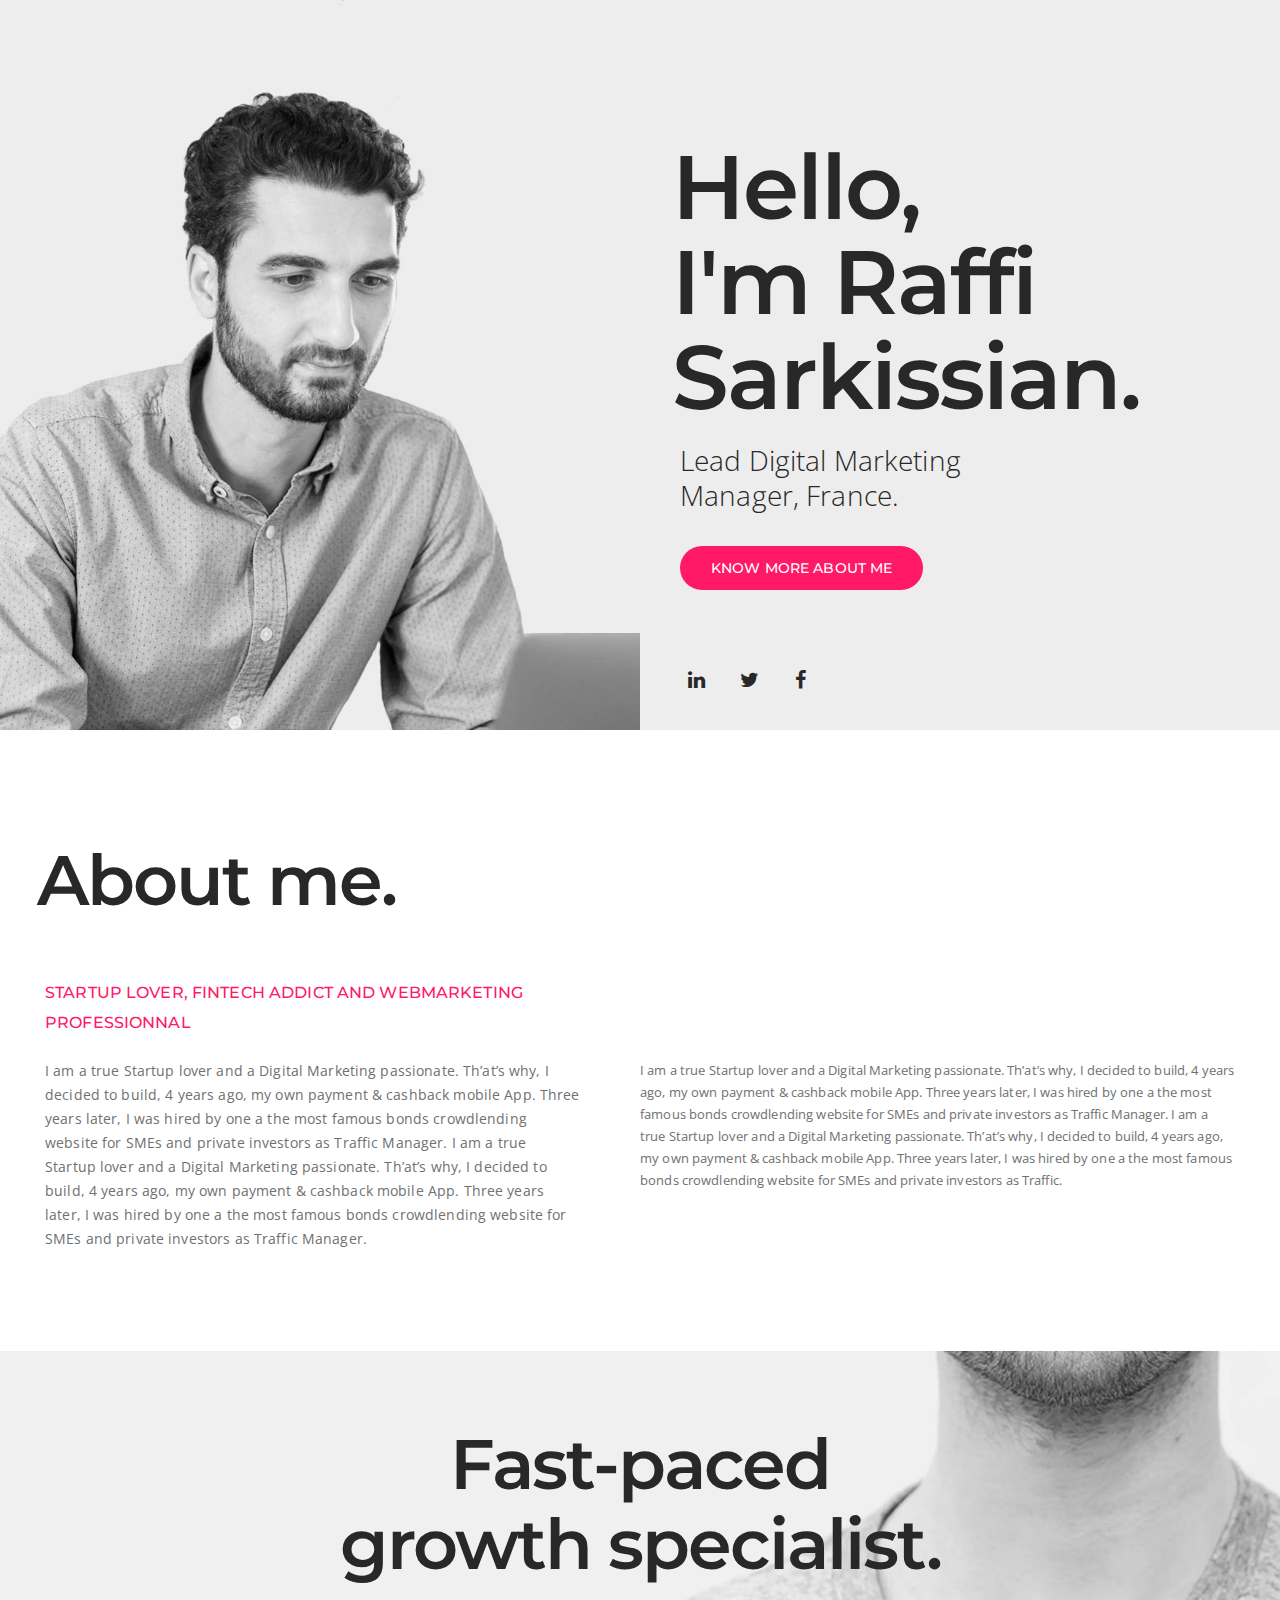
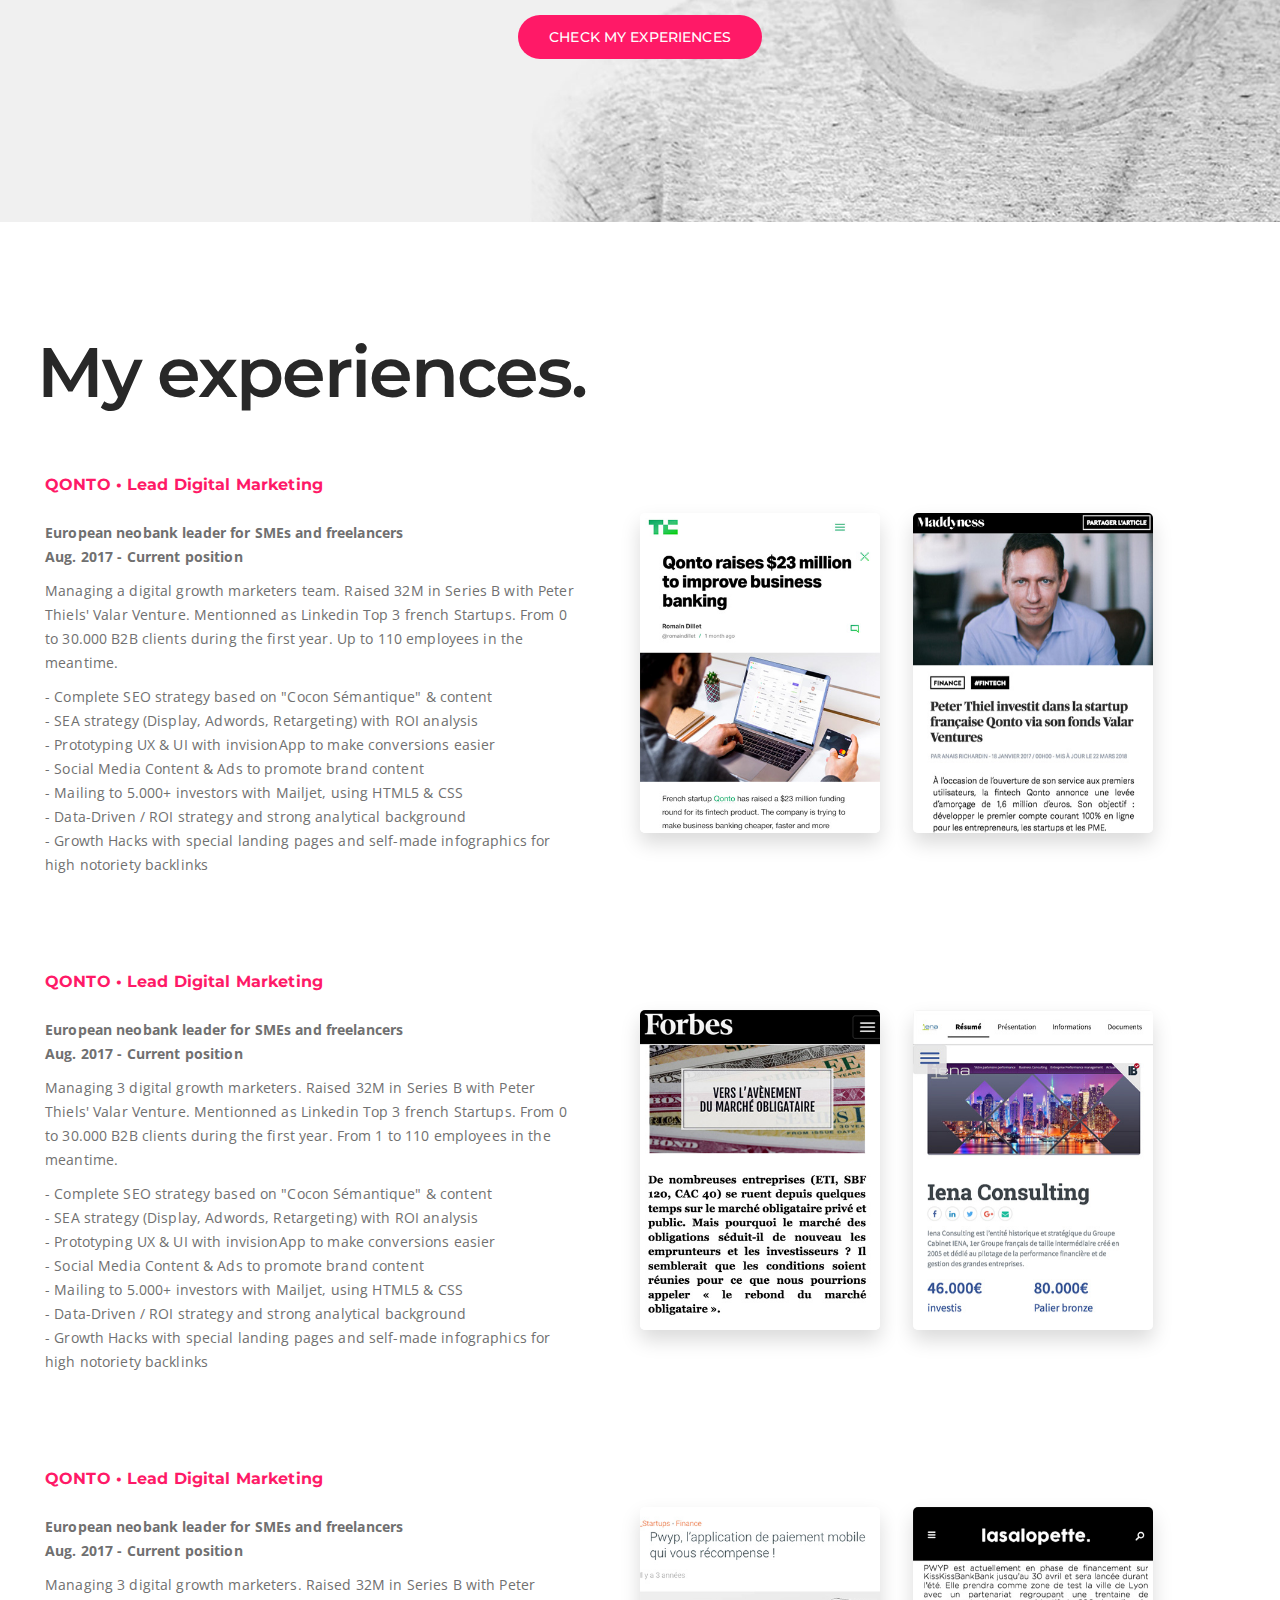
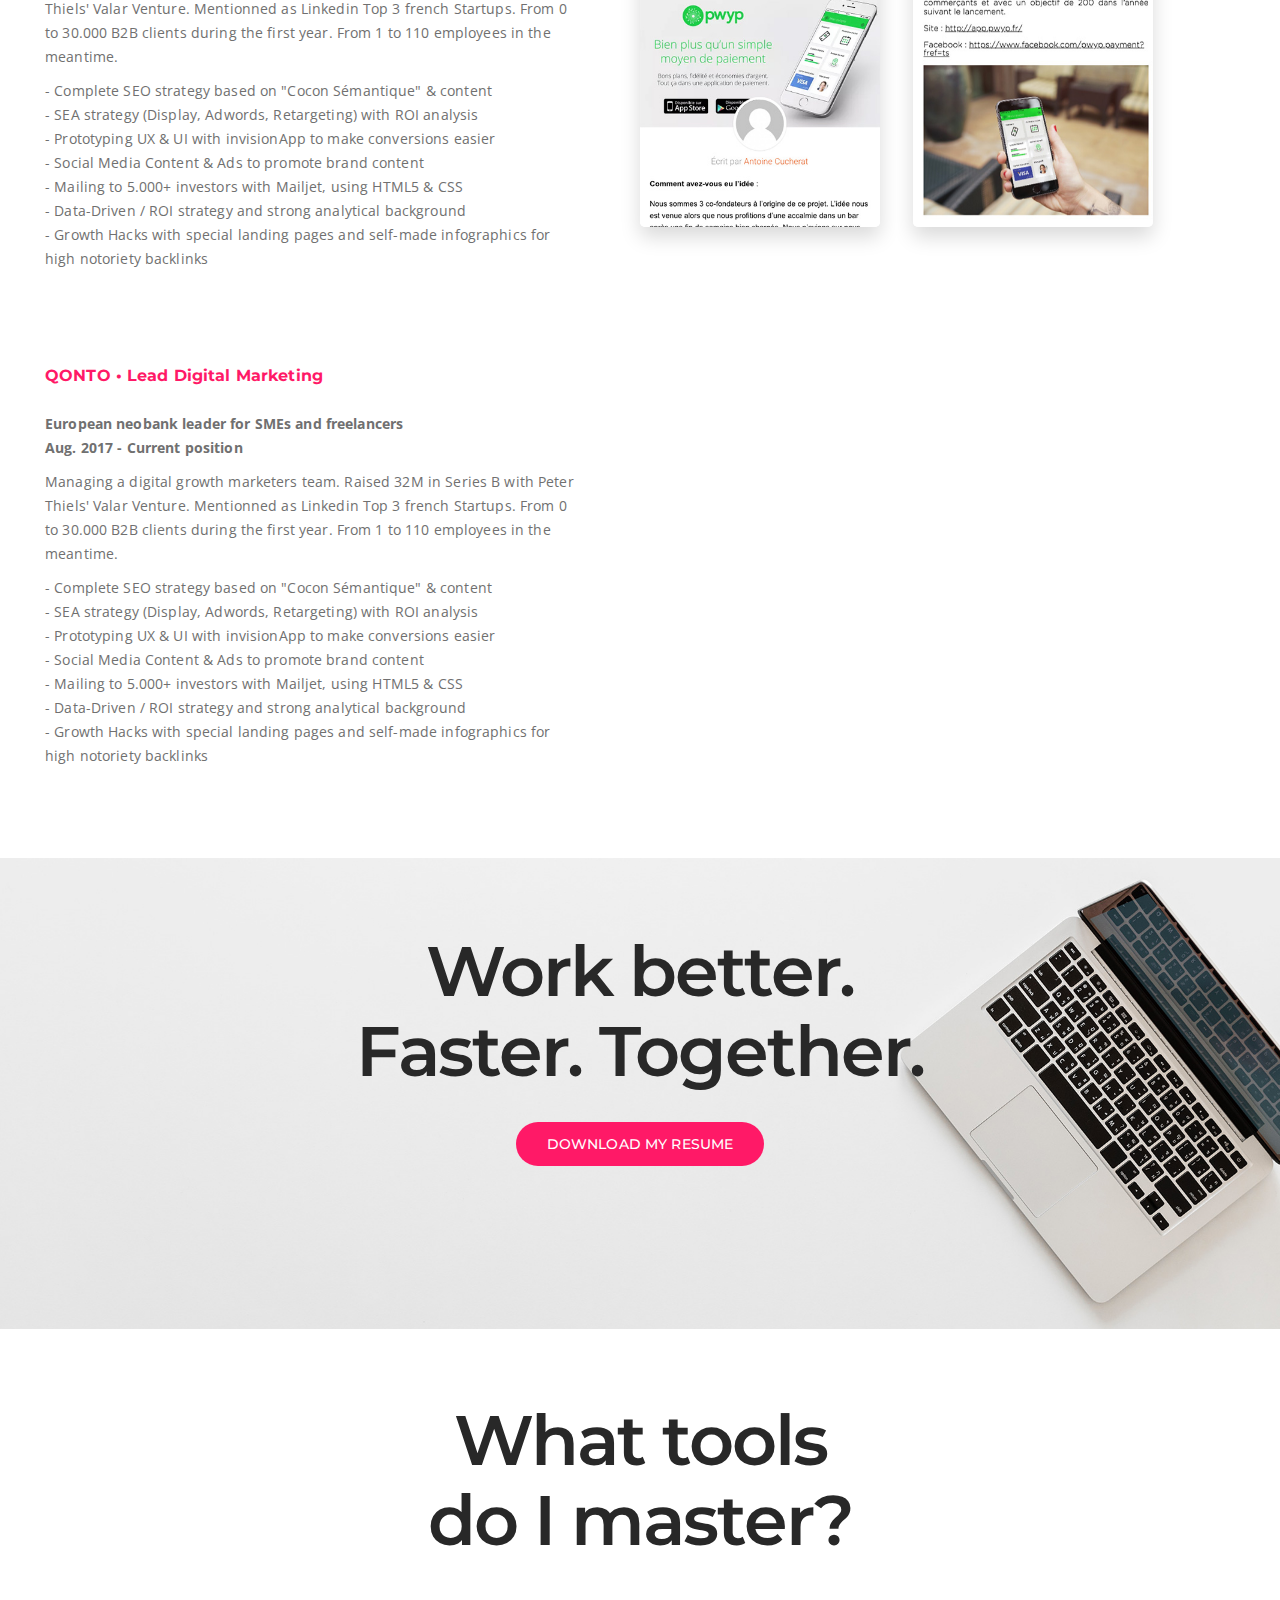
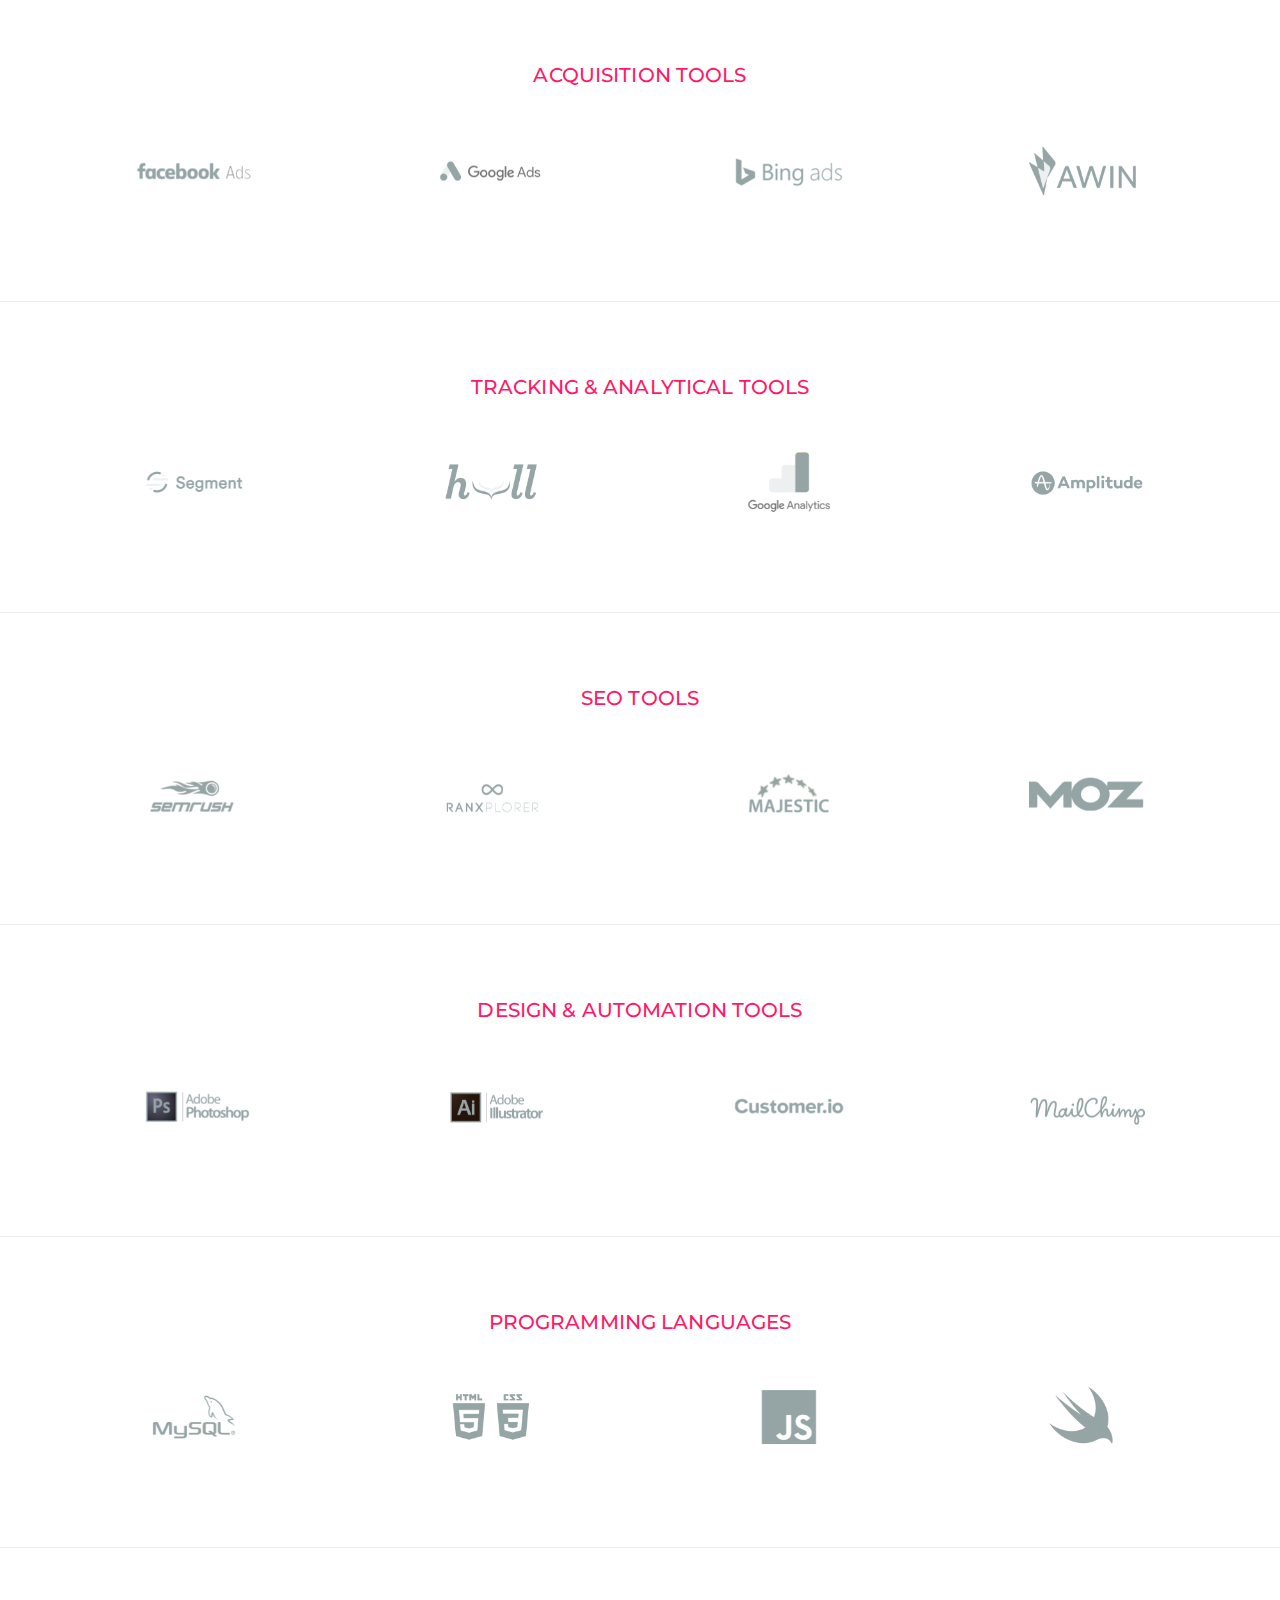
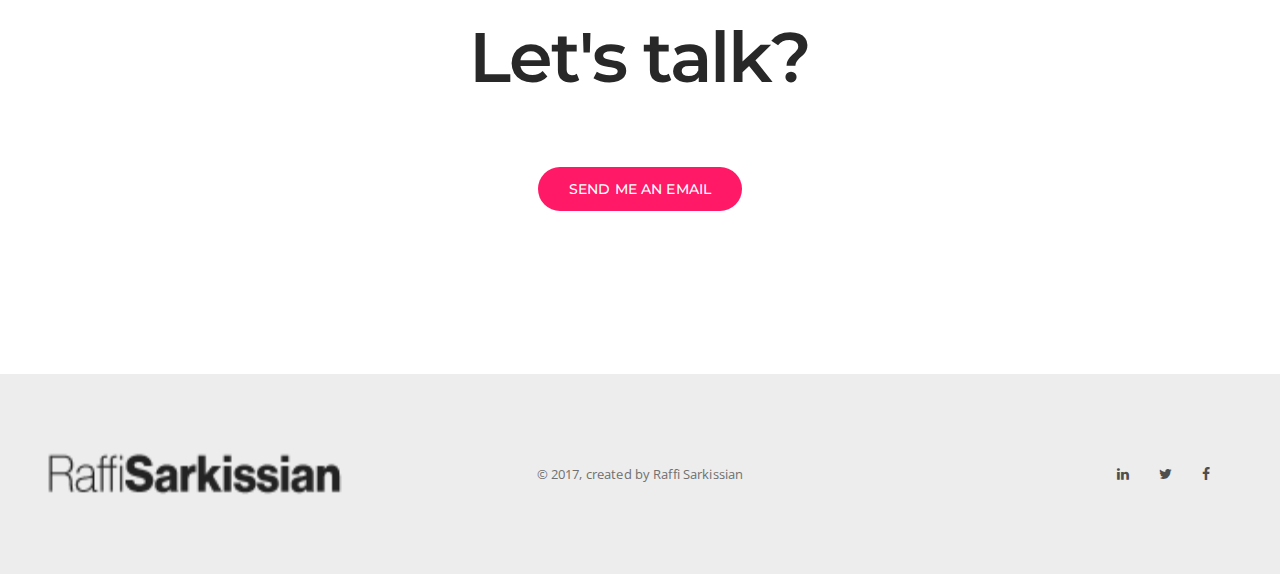
<file: index.html>
<!doctype html>
<html class="no-js" lang="en">
    <head>
    <script>
  !function(){var analytics=window.analytics=window.analytics||[];if(!analytics.initialize)if(analytics.invoked)window.console&&console.error&&console.error("Segment snippet included twice.");else{analytics.invoked=!0;analytics.methods=["trackSubmit","trackClick","trackLink","trackForm","pageview","identify","reset","group","track","ready","alias","debug","page","once","off","on"];analytics.factory=function(t){return function(){var e=Array.prototype.slice.call(arguments);e.unshift(t);analytics.push(e);return analytics}};for(var t=0;t<analytics.methods.length;t++){var e=analytics.methods[t];analytics[e]=analytics.factory(e)}analytics.load=function(t){var e=document.createElement("script");e.type="text/javascript";e.async=!0;e.src=("https:"===document.location.protocol?"https://":"http://")+"cdn.segment.com/analytics.js/v1/"+t+"/analytics.min.js";var n=document.getElementsByTagName("script")[0];n.parentNode.insertBefore(e,n)};analytics.SNIPPET_VERSION="4.0.0";
  analytics.load("PXCurSMPUw1wRd0quXG2o2TpzwvCqrdL");
  analytics.page();
  }}();
</script>
    <!-- Google Tag Manager -->
<script>(function(w,d,s,l,i){w[l]=w[l]||[];w[l].push({'gtm.start':
new Date().getTime(),event:'gtm.js'});var f=d.getElementsByTagName(s)[0],
j=d.createElement(s),dl=l!='dataLayer'?'&l='+l:'';j.async=true;j.src=
'https://www.googletagmanager.com/gtm.js?id='+i+dl;f.parentNode.insertBefore(j,f);
})(window,document,'script','dataLayer','GTM-KHTSCTX');</script>
<!-- End Google Tag Manager -->
        <meta charset="utf-8">
        <meta name="google" content="notranslate" />
        <meta http-equiv="X-UA-Compatible" content="IE=edge">
        <meta name="viewport" content="width=device-width,initial-scale=1.0,maximum-scale=1" />
        <!-- title -->
        <title>Raffi Sarkissian - Passionate Lead Digital Marketing Manager</title>
        <meta name="description" content="My name is Raffi Sarkissian, Lead Digital Marketing and fast pace Growth expert!" />
        <meta name="keywords" content="Marketing, landing page, creative, html5, css3, page builder, drag & drop, multi-purpose, one page, aweber, mailchimp, active campaign, campaign monitor, get response, mailer lite, custom form, product, hotel and resort, resume, personal, restaurant, corporate business, interior design, software, spa salon, travel agency, app landing page, design agency, start-up, e-learning, sports and gym, seo, wedding invitation, hosting, online shopping, yoga and fitness, music show, finance and account, e-book, event, medical, real estate, portfolio, digital marketing, inner content page, sign-up, 404 not found, coming soon" />
        <meta name="author" content="lgauthor">
        <!-- favicon -->
        <link rel="shortcut icon" href="images/icon/favicon.png">
        <!-- animation -->
        <link rel="stylesheet" href="css/animate.css" />
        <!-- bootstrap -->
        <link rel="stylesheet" href="css/bootstrap.min.css" />
        <!-- font-awesome icon -->
        <link rel="stylesheet" href="css/font-awesome.min.css" />
        <!-- themify-icons -->
        <link rel="stylesheet" href="css/themify-icons.css" />
        <!-- owl carousel -->
        <link rel="stylesheet" href="css/owl.transitions.css" />
        <link rel="stylesheet" href="css/owl.carousel.css" /> 
        <!-- magnific popup -->
        <link rel="stylesheet" href="css/magnific-popup.css" /> 
        <!-- base -->
        <link rel="stylesheet" href="css/base.css" /> 
        <!-- elements -->
        <link rel="stylesheet" href="css/elements.css" />
        <!-- responsive -->
        <link rel="stylesheet" href="css/responsive.css" />
        <!--[if IE 9]>
        <link rel="stylesheet" type="text/css" href="css/ie.css" />
        <![endif]-->
        <!--[if IE]>
            <script src="js/html5shiv.min.js"></script>
        <![endif]-->
    </head>
    <body>
    <!-- Google Tag Manager (noscript) -->
<noscript><iframe src="https://www.googletagmanager.com/ns.html?id=GTM-KHTSCTX"
height="0" width="0" style="display:none;visibility:hidden"></iframe></noscript>
<!-- End Google Tag Manager (noscript) -->
        <section class="bg-light-gray2 builder-bg border-none hero-style25" id="hero-section26">
            <div class="container-fluid">
                <div class="row">
                    <!-- image -->
                    <div class="col-lg-6 col-md-6 col-sm-12 col-xs-12 no-padding xs-no-padding-15 bg-gray tz-builder-bg-image one-sixth-screen sm-one-third-screen cover-background bg-img-one" data-img-size="(W)1000px X (H)1000px" style="background: linear-gradient(rgba(0, 0, 0, 0.01), rgba(0, 0, 0, 0.01)) repeat scroll 0% 0%, transparent url('images/bg-image/hero-bg26.jpg') repeat scroll 0% 0%;"></div>
                    <!-- end image -->
                    <!-- slider text -->
                    <div class="col-lg-6 col-md-6 col-sm-12 col-xs-12 one-sixth-screen sm-one-third-screen xs-height-auto display-table text-left xs-no-padding">
                        <div class="display-table-cell-vertical-middle padding-twenty-five sm-padding-seven xs-padding-twenty no-padding-tb">
                            <h2 class="alt-font text-dark-gray letter-spacing-minus-2 font-weight-600 title-big md-title-extra-large-3 xs-title-extra-large-4 margin-five-bottom tz-text position-relative left-minus8">Hello, <br>I'm Raffi <br>Sarkissian.</h2>
                            <div class="title-large tz-text margin-ten-bottom text-dark-gray font-weight-300 width-80 md-width-100 xs-width-80 xs-title-extra-large">Lead Digital Marketing <br>Manager, France.</div>
                            <a class="btn btn-large bg-fast-pink text-white btn-circle propClone" href="#title-section14"><span class="tz-text">KNOW MORE ABOUT ME</span></a>
                            <div class="position-absolute position-bottom position-left position-right margin-ten-bottom xs-position-inherit xs-margin-ten xs-no-margin-bottom xs-no-margin-lr">
                                <ul class="display-inline no-padding margin-twenty-two-left sm-margin-six-left xs-no-margin-left">
                                    <li class="display-inline padding-four"><a href="https://fr.linkedin.com/in/sarkissianraffi" target="_blank"><i class="fa fa-linkedin text-dark-gray title-small tz-icon-color"></i></a></li>
                                    <li class="display-inline padding-four"><a href="https://twitter.com/sarkissianraff1" target="_blank"><i class="fa fa-twitter text-dark-gray title-small tz-icon-color"></i></a></li>
                                    <li class="display-inline padding-four"><a href="https://www.facebook.com/sarkissian.raffi" target="_blank"><i class="fa fa-facebook text-dark-gray title-small tz-icon-color"></i></a></li>
                                </ul>
                            </div>
                        </div>
                    </div>
                    <!-- end slider text -->
                </div>
            </div>
        </section>
        <section class="padding-110px-top padding-bottom-40px xs-no-padding-bottom xs-padding-top-60px bg-white builder-bg border-none" id="title-section14">
            <div class="container">
                <!-- section title -->
                <div class="row">
                    <div class="col-md-6 col-sm-6 col-xs-12 text-left">
                        <h2 class="alt-font text-dark-gray letter-spacing-minus-2 font-weight-600 title-extra-large-5 md-title-extra-large-3 xs-title-extra-large-4 margin-five-bottom tz-text position-relative left-minus8">About me.</h2>
                    </div>
                </div>
                <!-- end section title -->
            </div>
        </section>
        <section class="padding-110px-tb title-style6 bg-white builder-bg xs-padding-top-60px xs-no-padding-bottom no-padding-top border-none" id="title-section6">
            <div class="container">                    
                <div class="row equalize xs-equalize-auto">
                    <!-- section title -->
                    <div class="col-md-6 col-sm-6 col-xs-12 xs-margin-twenty-seven-bottom display-table">
                        <div class="display-table-cell-vertical-middle">
                            <!-- section title -->
                            <h2 class="alt-font text-fast-pink text-extra-small margin-six-bottom tz-text sm-margin-ten-bottom">STARTUP LOVER, FINTECH ADDICT AND WEBMARKETING PROFESSIONNAL</h2>
                            <!-- end section title -->
                            <div class="text-medium tz-text width-90 sm-width-100"><p>I am a true Startup lover and a Digital Marketing passionate. Th’at’s why, I decided to build, 4 years ago, my own payment & cashback mobile App. Three years later, I was hired by one a the most famous bonds crowdlending website for SMEs and private investors as Traffic Manager. I am a true Startup lover and a Digital Marketing passionate. Th’at’s why, I decided to build, 4 years ago, my own payment & cashback mobile App. Three years later, I was hired by one a the most famous bonds crowdlending website for SMEs and private investors as Traffic Manager.</p></div>
                        </div>
                    </div>
                    <!-- section title -->
                    <div class="col-md-6 col-sm-6 col-xs-12 xs-margin-twenty-seven-bottom display-table">
                        <div class="display-table-cell-vertical-middle">
                            <!-- section title -->
                            <h2 class="alt-font text-fast-pink text-extra-small margin-six-bottom tz-text sm-margin-ten-bottom"></h2>
                            <!-- end section title -->
                            <div><p>I am a true Startup lover and a Digital Marketing passionate. Th’at’s why, I decided to build, 4 years ago, my own payment & cashback mobile App. Three years later, I was hired by one a the most famous bonds crowdlending website for SMEs and private investors as Traffic Manager. I am a true Startup lover and a Digital Marketing passionate. Th’at’s why, I decided to build, 4 years ago, my own payment & cashback mobile App. Three years later, I was hired by one a the most famous bonds crowdlending website for SMEs and private investors as Traffic.</p></div>
                        </div>
                    </div>
                </div>                    
            </div>
        </section>
         <section class="padding-110px-tb xs-padding-60px-tb cover-background tz-builder-bg-image border-none bg-img-two" id="content-section15" data-img-size="(W)1920px X (H)900px" style="background:linear-gradient(rgba(22,22,22,0), rgba(22,22,22,0)), url('images/bg-image/hero-bg40.jpg')">
            <div class="container">
                <div class="row">
                    <!-- content details -->
                    <div class="col-lg-7 col-md-8 col-sm-12 col-xs-12 center-col text-center">
                        <h2 class="alt-font text-dark-gray title-extra-large-5 md-title-extra-large-3 xs-title-extra-large-4 letter-spacing-minus-2 font-weight-600 sm-no-margin-top margin-twenty-top margin-eight-bottom sm-margin-five-bottom tz-text">Fast-paced <br>growth specialist.</h2>
                        <a class="btn-large btn-circle btn bg-fast-pink text-white margin-twenty-bottom sm-no-margin-bottom btn-circle" href="#2section"><span class="tz-text">CHECK MY EXPERIENCES</span></a>  
                    </div>
                    <!-- end content details -->
                </div>
            </div>
        </section>
        <section class="padding-110px-top padding-bottom-40px xs-no-padding-bottom xs-padding-top-60px bg-white builder-bg border-none" id="2section">
            <div class="container">
                <!-- section title -->
                <div class="row">
                    <div class="col-md-6 col-sm-6 col-xs-12 text-left">
                        <h2 class="alt-font text-dark-gray letter-spacing-minus-2 font-weight-600 title-extra-large-5 md-title-extra-large-3 xs-title-extra-large-4 margin-five-bottom tz-text position-relative left-minus8">My experiences.</h2>
                    </div>
                </div>
                <!-- end section title -->
            </div>
        </section>
       <section class="padding-110px-tb title-style6 bg-white builder-bg xs-padding-top-60px xs-no-padding-bottom no-padding-top border-none" id="title-section6">
            <div class="container">                    
                <div class="row equalize xs-equalize-auto">
                    <!-- section title -->
                    <div class="col-md-6 col-sm-6 col-xs-12 xs-margin-twenty-seven-bottom display-table" style="height: 393px;">
                        <div class="display-table-cell-vertical-middle">
                            <!-- section title -->
                            <h2 class="alt-font text-fast-pink text-extra-small margin-six-bottom tz-text sm-margin-ten-bottom"><strong>QONTO • Lead Digital Marketing</strong><br></h2>
                            <div class="text-medium tz-text width-90 sm-width-100"><p><strong>European neobank leader for SMEs and freelancers<br>
                                Aug. 2017 - Current position</strong>
							</p></div>
                            <!-- end section title -->
                            <div class="text-medium tz-text width-90 sm-width-100"><p>Managing a digital growth marketers team. Raised 32M in Series B with Peter Thiels' Valar Venture. Mentionned as Linkedin Top 3 french Startups. From 0 to 30.000 B2B clients during the first year. Up to 110 employees in the meantime. 
							</p></div>
                            <div class="text-medium tz-text width-90 sm-width-100"><p class="no-margin-bottom">- Complete SEO strategy based on "Cocon Sémantique" &amp; content<br>
							- SEA strategy (Display, Adwords, Retargeting) with ROI analysis<br>
							- Prototyping UX &amp; UI with invisionApp to make conversions easier<br>
							- Social Media Content &amp; Ads to promote brand content<br>
							- Mailing to 5.000+ investors with Mailjet, using HTML5 &amp; CSS<br>
							- Data-Driven / ROI strategy and strong analytical background<br>
							- Growth Hacks with special landing pages and self-made infographics for high notoriety backlinks</p></div>
                        </div>
                    </div>
                    <div class="col-md-6 col-sm-6 col-xs-12 xs-margin-twenty-seven-bottom display-table" style="height: 393px;">
                        <div class="display-table-cell-vertical-middle" style="height: 300px;">
                            <a href="https://techcrunch.com/2018/09/24/qonto-raises-23-million-to-improve-business-banking/" target="_blank"><img src="images/qonto1.jpg" class="pictures"></a>
                             <a href="https://www.maddyness.com/2017/01/18/fintech-peter-thiel-investit-dans-qonto/" target="_blank"><img src="images/qonto2.jpg" class="pictures"></a>
                        </div>
                    </div>
                    <!-- end section title -->                  
                    </div>
                </div>                    
        </section>
        <section class="padding-110px-tb title-style6 bg-white builder-bg xs-padding-top-60px xs-no-padding-bottom no-padding-top border-none" id="title-section6">
            <div class="container">                    
                <div class="row equalize xs-equalize-auto">
                    <!-- section title -->
                    <div class="col-md-6 col-sm-6 col-xs-12 xs-margin-twenty-seven-bottom display-table" style="height: 393px;">
                        <div class="display-table-cell-vertical-middle">
                            <!-- section title -->
                            <h2 class="alt-font text-fast-pink text-extra-small margin-six-bottom tz-text sm-margin-ten-bottom"><strong>QONTO • Lead Digital Marketing</strong><br></h2>
                            <div class="text-medium tz-text width-90 sm-width-100"><p><strong>European neobank leader for SMEs and freelancers<br>
                                Aug. 2017 - Current position</strong>
							</p></div>
                            <!-- end section title -->
                            <div class="text-medium tz-text width-90 sm-width-100"><p>Managing 3 digital growth marketers. Raised 32M in Series B with Peter Thiels' Valar Venture. Mentionned as Linkedin Top 3 french Startups. From 0 to 30.000 B2B clients during the first year. From 1 to 110 employees in the meantime. 
							</p></div>
                            <div class="text-medium tz-text width-90 sm-width-100"><p class="no-margin-bottom">- Complete SEO strategy based on "Cocon Sémantique" &amp; content<br>
							- SEA strategy (Display, Adwords, Retargeting) with ROI analysis<br>
							- Prototyping UX &amp; UI with invisionApp to make conversions easier<br>
							- Social Media Content &amp; Ads to promote brand content<br>
							- Mailing to 5.000+ investors with Mailjet, using HTML5 &amp; CSS<br>
							- Data-Driven / ROI strategy and strong analytical background<br>
							- Growth Hacks with special landing pages and self-made infographics for high notoriety backlinks</p></div>
                        </div>
                    </div>
                    <div class="col-md-6 col-sm-6 col-xs-12 xs-margin-twenty-seven-bottom display-table" style="height: 393px;">
                        <div class="display-table-cell-vertical-middle" style="height: 300px;">
                            <a href="https://www.forbes.fr/finance/vers-lavenement-du-marche-obligataire/" target="_blank"><img src="images/investbook2.jpg" class="pictures"></a>
                             <a href="https://www.cbanque.com/actu/63257/fintech-investbook-democratise-acces-aux-obligations" target="_blank"><img src="images/investbook1.jpg" class="pictures"></a>
                        </div>
                    </div>
                    <!-- end section title -->                  
                    </div>
                </div>                    
        </section>
         <section class="padding-110px-tb title-style6 bg-white builder-bg xs-padding-top-60px xs-no-padding-bottom no-padding-top border-none" id="title-section6">
            <div class="container">                    
                <div class="row equalize xs-equalize-auto">
                     <!-- section title -->
                    <div class="col-md-6 col-sm-6 col-xs-12 xs-margin-twenty-seven-bottom display-table" style="height: 393px;">
                        <div class="display-table-cell-vertical-middle">
                            <!-- section title -->
                            <h2 class="alt-font text-fast-pink text-extra-small margin-six-bottom tz-text sm-margin-ten-bottom"><strong>QONTO • Lead Digital Marketing</strong><br></h2>
                            <div class="text-medium tz-text width-90 sm-width-100"><p><strong>European neobank leader for SMEs and freelancers<br>
                                Aug. 2017 - Current position</strong>
							</p></div>
                            <!-- end section title -->
                            <div class="text-medium tz-text width-90 sm-width-100"><p>Managing 3 digital growth marketers. Raised 32M in Series B with Peter Thiels' Valar Venture. Mentionned as Linkedin Top 3 french Startups. From 0 to 30.000 B2B clients during the first year. From 1 to 110 employees in the meantime. 
							</p></div>
                            <div class="text-medium tz-text width-90 sm-width-100"><p class="no-margin-bottom">- Complete SEO strategy based on "Cocon Sémantique" &amp; content<br>
							- SEA strategy (Display, Adwords, Retargeting) with ROI analysis<br>
							- Prototyping UX &amp; UI with invisionApp to make conversions easier<br>
							- Social Media Content &amp; Ads to promote brand content<br>
							- Mailing to 5.000+ investors with Mailjet, using HTML5 &amp; CSS<br>
							- Data-Driven / ROI strategy and strong analytical background<br>
							- Growth Hacks with special landing pages and self-made infographics for high notoriety backlinks</p></div>
                        </div>
                    </div>
                    <div class="col-md-6 col-sm-6 col-xs-12 xs-margin-twenty-seven-bottom display-table" style="height: 393px;">
                        <div class="display-table-cell-vertical-middle" style="height: 300px;">
                            <a href="https://techcrunch.com/2018/09/24/qonto-raises-23-million-to-improve-business-banking/" target="_blank"><img src="images/pwyp1.jpg" class="pictures"></a>
                             <a href="https://www.lasalopette.net/articles/285-bientot-vous-ne-paierez-plus-vous-pwyperez-html/" target="_blank"><img src="images/pwyp2.jpg" class="pictures"></a>
                        </div>
                    </div>
                    <!-- end section title -->                  
                    </div>
                </div>                    
        </section>
         <section class="padding-110px-tb title-style6 bg-white builder-bg xs-padding-top-60px xs-no-padding-bottom no-padding-top border-none" id="title-section6">
            <div class="container">                    
                <div class="row equalize xs-equalize-auto">
                    <!-- section title -->
                    <div class="col-md-6 col-sm-6 col-xs-12 xs-margin-twenty-seven-bottom display-table" style="height: 393px;">
                        <div class="display-table-cell-vertical-middle">
                            <!-- section title -->
                            <h2 class="alt-font text-fast-pink text-extra-small margin-six-bottom tz-text sm-margin-ten-bottom"><strong>QONTO • Lead Digital Marketing</strong><br></h2>
                            <div class="text-medium tz-text width-90 sm-width-100"><p><strong>European neobank leader for SMEs and freelancers<br>
                                Aug. 2017 - Current position</strong>
							</p></div>
                            <!-- end section title -->
                            <div class="text-medium tz-text width-90 sm-width-100"><p>Managing a digital growth marketers team. Raised 32M in Series B with Peter Thiels' Valar Venture. Mentionned as Linkedin Top 3 french Startups. From 0 to 30.000 B2B clients during the first year. From 1 to 110 employees in the meantime. 
							</p></div>
                            <div class="text-medium tz-text width-90 sm-width-100"><p class="no-margin-bottom">- Complete SEO strategy based on "Cocon Sémantique" &amp; content<br>
							- SEA strategy (Display, Adwords, Retargeting) with ROI analysis<br>
							- Prototyping UX &amp; UI with invisionApp to make conversions easier<br>
							- Social Media Content &amp; Ads to promote brand content<br>
							- Mailing to 5.000+ investors with Mailjet, using HTML5 &amp; CSS<br>
							- Data-Driven / ROI strategy and strong analytical background<br>
							- Growth Hacks with special landing pages and self-made infographics for high notoriety backlinks</p></div>
                        </div>
                    </div>
                    </div>
                </div>                    
        </section>
        <section class="padding-110px-tb xs-padding-60px-tb cover-background tz-builder-bg-image border-none bg-img-two" id="content-section15" data-img-size="(W)1920px X (H)900px" style="background:linear-gradient(rgba(22,22,22,0), rgba(22,22,22,0)), url('images/bg-image/computer.jpg')">
            <div class="container">
                <div class="row">
                    <!-- content details -->
                    <div class="col-lg-7 col-md-8 col-sm-12 col-xs-12 center-col text-center">
                        <h2 class="alt-font text-dark-gray title-extra-large-5 md-title-extra-large-3 xs-title-extra-large-4 letter-spacing-minus-2 font-weight-600 sm-no-margin-top margin-twenty-top margin-eight-bottom sm-margin-five-bottom tz-text">Work better.<br>Faster. Together.</h2>
                        <a class="btn-large btn-circle btn bg-fast-pink text-white margin-twenty-bottom sm-no-margin-bottom btn-circle" href="http://raffisarkissian.com/raffi-resume.pdf" target="_blank"><span class="tz-text">DOWNLOAD MY RESUME</span></a>  
                    </div>
                    <!-- end content details -->
                </div>
            </div>
        </section>
        <section id="clients-section4" class="padding-110px-tb bg-white builder-bg clients-section4 xs-padding-60px-tb">
            <div class="container">
             <div class="col-lg-7 col-md-8 col-sm-12 col-xs-12 center-col text-center">
                        <h2 class="alt-font text-dark-gray title-extra-large-5 md-title-extra-large-3 xs-title-extra-large-4 letter-spacing-minus-2 font-weight-600 sm-no-margin-top margin-twenty-top margin-eight-bottom sm-margin-five-bottom tz-text">What tools<br>do I master?</h2>
                    </div>
                <h2 data-brackets-id="6276" class="toolz">ACQUISITION TOOLS</h2>
                <div class="row">
                    <!-- clients logo -->
                    <div class="col-md-3 col-sm-6 col-xs-12">
                        <div class="client-logo-outer"><div class="client-logo-inner"><img src="images/facebook.png" data-img-size="(W)800px X (H)500px" alt=""/></div></div>
                    </div>
                    <div class="col-md-3 col-sm-6 col-xs-12">
                        <div class="client-logo-outer"><div class="client-logo-inner"><img src="images/google.png" data-img-size="(W)800px X (H)500px" alt=""/></div></div>
                    </div>
                    <div class="col-md-3 col-sm-6 col-xs-12">
                        <div class="client-logo-outer"><div class="client-logo-inner"><img src="images/bing.png" data-img-size="(W)800px X (H)500px" alt=""/></div></div>
                    </div>
                    <div class="col-md-3 col-sm-6 col-xs-12">
                        <div class="client-logo-outer"><div class="client-logo-inner"><img src="images/awin.png" data-img-size="(W)800px X (H)500px" alt=""/></div></div>
                    </div>
                     
                    <!-- end clients logo -->
                </div>
            </div>
        </section>
        <section id="clients-section4" class="padding-110px-tb bg-white builder-bg clients-section4 xs-padding-60px-tb">
            <div class="container">
                <h2 data-brackets-id="6276" class="toolz">TRACKING & ANALYTICAL TOOLS</h2>
                <div class="row">
                    <!-- clients logo -->
                    <div class="col-md-3 col-sm-6 col-xs-12">
                        <div class="client-logo-outer"><div class="client-logo-inner"><img src="images/segment.png" data-img-size="(W)800px X (H)500px" alt=""/></div></div>
                    </div>
                    <div class="col-md-3 col-sm-6 col-xs-12">
                        <div class="client-logo-outer"><div class="client-logo-inner"><img src="images/hull.png" data-img-size="(W)800px X (H)500px" alt=""/></div></div>
                    </div>
                    <div class="col-md-3 col-sm-6 col-xs-12">
                        <div class="client-logo-outer"><div class="client-logo-inner"><img src="images/analytics.png" data-img-size="(W)800px X (H)500px" alt=""/></div></div>
                    </div>
                    <div class="col-md-3 col-sm-6 col-xs-12">
                        <div class="client-logo-outer"><div class="client-logo-inner"><img src="images/amplitude.png" data-img-size="(W)800px X (H)500px" alt=""/></div></div>
                    </div>
                     
                    <!-- end clients logo -->
                </div>
            </div>
        </section>
        <section id="clients-section4" class="padding-110px-tb bg-white builder-bg clients-section4 xs-padding-60px-tb">
            <div class="container">
                <h2 data-brackets-id="6276" class="toolz">SEO TOOLS</h2>
                <div class="row">
                    <!-- clients logo -->
                    <div class="col-md-3 col-sm-6 col-xs-12">
                        <div class="client-logo-outer"><div class="client-logo-inner"><img src="images/clients-13.png" data-img-size="(W)800px X (H)500px" alt=""/></div></div>
                    </div>
                    <div class="col-md-3 col-sm-6 col-xs-12">
                        <div class="client-logo-outer"><div class="client-logo-inner"><img src="images/clients-14.png" data-img-size="(W)800px X (H)500px" alt=""/></div></div>
                    </div>
                    <div class="col-md-3 col-sm-6 col-xs-12">
                        <div class="client-logo-outer"><div class="client-logo-inner"><img src="images/majestic.png" data-img-size="(W)800px X (H)500px" alt=""/></div></div>
                    </div>
                    <div class="col-md-3 col-sm-6 col-xs-12">
                        <div class="client-logo-outer"><div class="client-logo-inner"><img src="images/moz.png" data-img-size="(W)800px X (H)500px" alt=""/></div></div>
                    </div>
                     
                    <!-- end clients logo -->
                </div>
            </div>
        </section>
        <section id="clients-section4" class="padding-110px-tb bg-white builder-bg clients-section4 xs-padding-60px-tb">
            <div class="container">
                <h2 data-brackets-id="6276" class="toolz">DESIGN & AUTOMATION TOOLS</h2>
                <div class="row">
                    <!-- clients logo -->
                    <div class="col-md-3 col-sm-6 col-xs-12">
                        <div class="client-logo-outer"><div class="client-logo-inner"><img src="images/photoshop.png" data-img-size="(W)800px X (H)500px" alt=""/></div></div>
                    </div>
                    <div class="col-md-3 col-sm-6 col-xs-12">
                        <div class="client-logo-outer"><div class="client-logo-inner"><img src="images/illustrator.png" data-img-size="(W)800px X (H)500px" alt=""/></div></div>
                    </div>
                    <div class="col-md-3 col-sm-6 col-xs-12">
                        <div class="client-logo-outer"><div class="client-logo-inner"><img src="images/customer.png" data-img-size="(W)800px X (H)500px" alt=""/></div></div>
                    </div>
                    <div class="col-md-3 col-sm-6 col-xs-12">
                        <div class="client-logo-outer"><div class="client-logo-inner"><img src="images/mailchimp.png" data-img-size="(W)800px X (H)500px" alt=""/></div></div>
                    </div>
                     
                    <!-- end clients logo -->
                </div>
            </div>
        </section>
        <section id="clients-section4" class="padding-110px-tb bg-white builder-bg clients-section4 xs-padding-60px-tb">
            <div class="container">
                <h2 data-brackets-id="6276" class="toolz">PROGRAMMING LANGUAGES</h2>
                <div class="row">
                    <!-- clients logo -->
                    <div class="col-md-3 col-sm-6 col-xs-12">
                        <div class="client-logo-outer"><div class="client-logo-inner"><img src="images/sql.png" data-img-size="(W)800px X (H)500px" alt=""/></div></div>
                    </div>
                    <div class="col-md-3 col-sm-6 col-xs-12">
                        <div class="client-logo-outer"><div class="client-logo-inner"><img src="images/html-css.png" data-img-size="(W)800px X (H)500px" alt=""/></div></div>
                    </div>
                    <div class="col-md-3 col-sm-6 col-xs-12">
                        <div class="client-logo-outer"><div class="client-logo-inner"><img src="images/javascript.png" data-img-size="(W)800px X (H)500px" alt=""/></div></div>
                    </div>
                    <div class="col-md-3 col-sm-6 col-xs-12">
                        <div class="client-logo-outer"><div class="client-logo-inner"><img src="images/swift.png" data-img-size="(W)800px X (H)500px" alt=""/></div></div>
                    </div>
                     
                    <!-- end clients logo -->
                </div>
            </div>
        </section>
        <section class="padding-110px-tb bg-white builder-bg contact-form-style6 xs-padding-60px-tb border-none" id="contact-section12">
            <div class="container">
                <div class="row">
                    <!-- section title -->
                    <div class="col-md-8 col-sm-12 col-xs-12 center-col text-center">
                        <h2 class="alt-font text-dark-gray title-extra-large-5 md-title-extra-large-3 xs-title-extra-large-4 letter-spacing-minus-2 font-weight-600 margin-nineteen-bottom line-height-60 xs-margin-fifteen-bottom tz-text">Let's talk?</h2>
                    </div>
                    <!-- end section title -->
                    <!-- contact form  -->
                     <div class="col-lg-7 col-md-8 col-sm-12 col-xs-12 center-col text-center">
                      
                        <a class="btn-large btn-circle btn bg-fast-pink text-white margin-twenty-bottom sm-no-margin-bottom btn-circle" href="mailto:sarkissian_raffi@hotmail.fr?subject=I want to know more about you. Let's meet!"><span class="tz-text">SEND ME AN EMAIL</span></a>  
                    </div>
                    <!-- end contact form  -->
                </div>
            </div>
        </section>
        <footer id="footer-section4" class="bg-light-gray2 builder-bg padding-60px-tb xs-padding-40px-tb footer-style4">
            <div class="container">
                <div class="row equalize sm-equalize-auto">
                    <!-- logo -->
                    <div class="col-lg-3 col-md-3 col-sm-12 col-xs-12 sm-text-center sm-margin-five-bottom xs-margin-nine-bottom display-table">
                        <div class="display-table-cell-vertical-middle">
                            <a href="index.html#home" class="inner-link"><img src="images/logo.png" alt="" data-img-size="(W)163px X (H)39px"></a>
                        </div>
                    </div>
                    <!-- end logo -->
                    <div class="col-lg-6 col-md-5 col-sm-12 col-xs-12 sm-margin-three-bottom text-center xs-text-center display-table">
                        <div class="display-table-cell-vertical-middle">
                            <span class="tz-text">&copy; 2017, created by Raffi Sarkissian</span>
                        </div>
                    </div>
                    <!-- social elements -->
                    <div class="col-lg-3 col-md-4 col-sm-12 col-xs-12 text-right sm-text-center display-table">
                        <div class="social icon-extra-small display-table-cell-vertical-middle">
                            <a href="https://fr.linkedin.com/in/sarkissianraffi" target="_blank" class="margin-sixteen-right">
                                <i class="fa fa-linkedin tz-icon-color"></i>
                            </a>
                            <a href="https://twitter.com/sarkissianraff1" target="_blank" class="margin-sixteen-right">
                                <i class="fa fa-twitter tz-icon-color"></i>
                            </a>
                            <a href="https://www.facebook.com/sarkissian.raffi" target="_blank" class="margin-sixteen-right">
                                <i class="fa fa-facebook tz-icon-color"></i>
                            </a>
                        </div>
                    </div>                            
                    <!-- end social elements -->
                </div>
            </div>
        </footer>

        <!-- javascript libraries -->
        <script type="text/javascript" src="js/jquery.min.js"></script>
        <script type="text/javascript" src="js/jquery.appear.js"></script>
        <script type="text/javascript" src="js/smooth-scroll.js"></script>
        <script type="text/javascript" src="js/bootstrap.min.js"></script>
        <!-- wow animation -->
        <script type="text/javascript" src="js/wow.min.js"></script>
        <!-- owl carousel -->
        <script type="text/javascript" src="js/owl.carousel.min.js"></script>        
        <!-- images loaded -->
        <script type="text/javascript" src="js/imagesloaded.pkgd.min.js"></script>
        <!-- isotope -->
        <script type="text/javascript" src="js/jquery.isotope.min.js"></script> 
        <!-- magnific popup -->
        <script type="text/javascript" src="js/jquery.magnific-popup.min.js"></script>
        <!-- navigation -->
        <script type="text/javascript" src="js/jquery.nav.js"></script>
        <!-- equalize -->
        <script type="text/javascript" src="js/equalize.min.js"></script>
        <!-- fit videos -->
        <script type="text/javascript" src="js/jquery.fitvids.js"></script>
        <!-- number counter -->
        <script type="text/javascript" src="js/jquery.countTo.js"></script>
        <!-- time counter  -->
        <script type="text/javascript" src="js/counter.js"></script>
        <!-- twitter Fetcher  -->
        <script type="text/javascript" src="js/twitterFetcher_min.js"></script>
        <!-- main -->
        <script type="text/javascript" src="js/main.js"></script>
    </body>
</html>
</file>
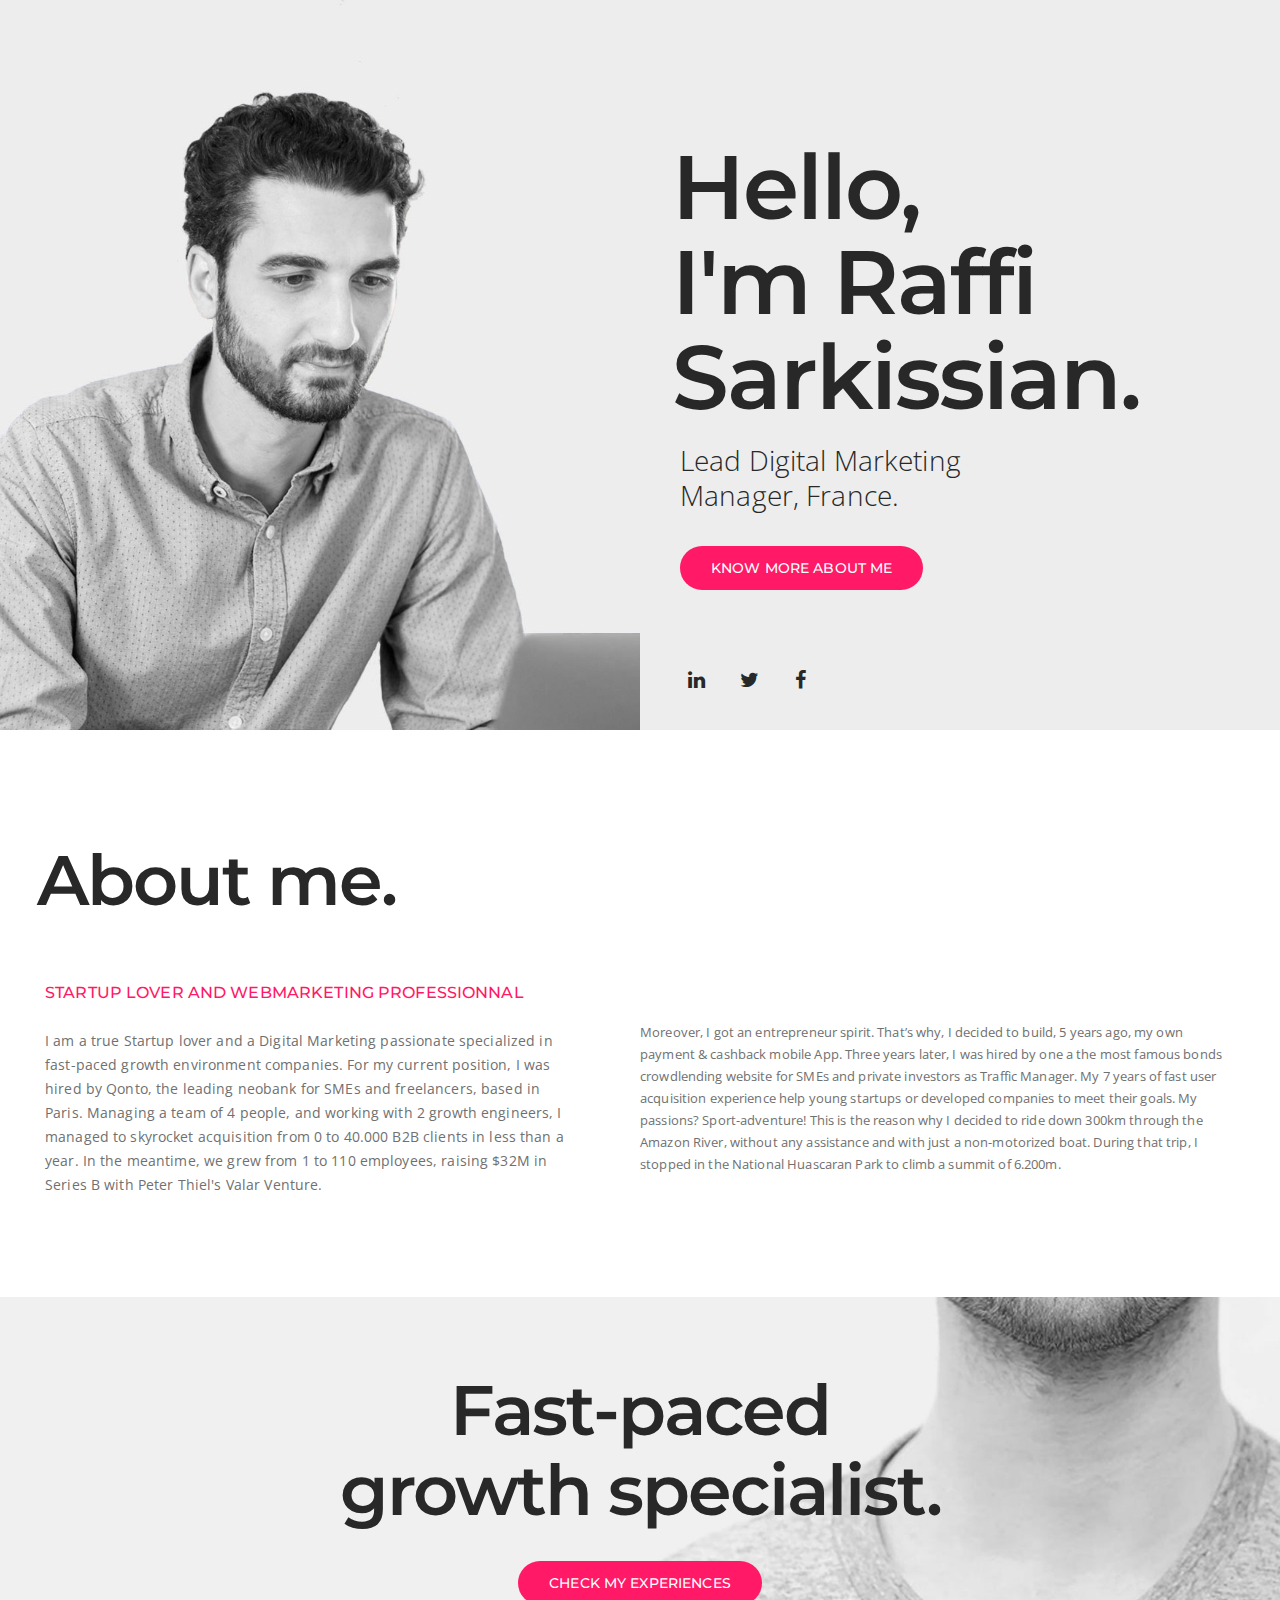
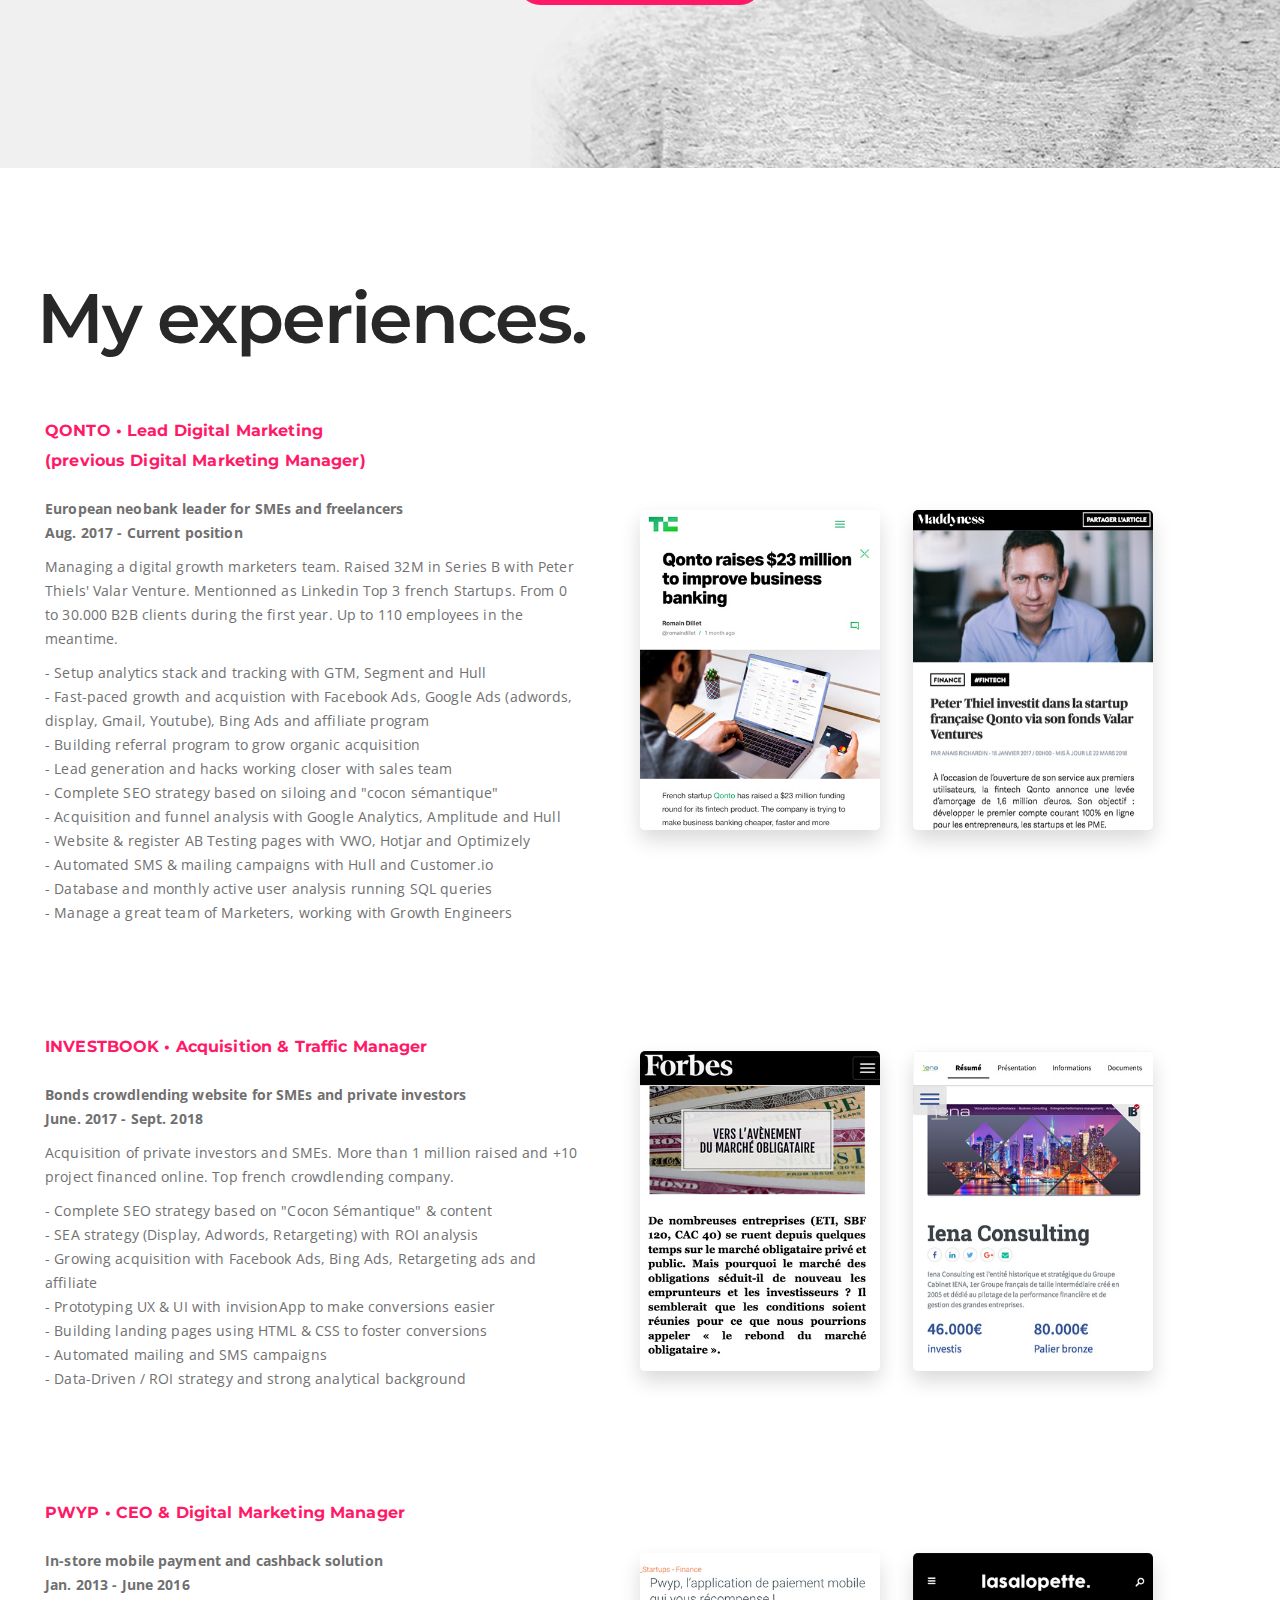
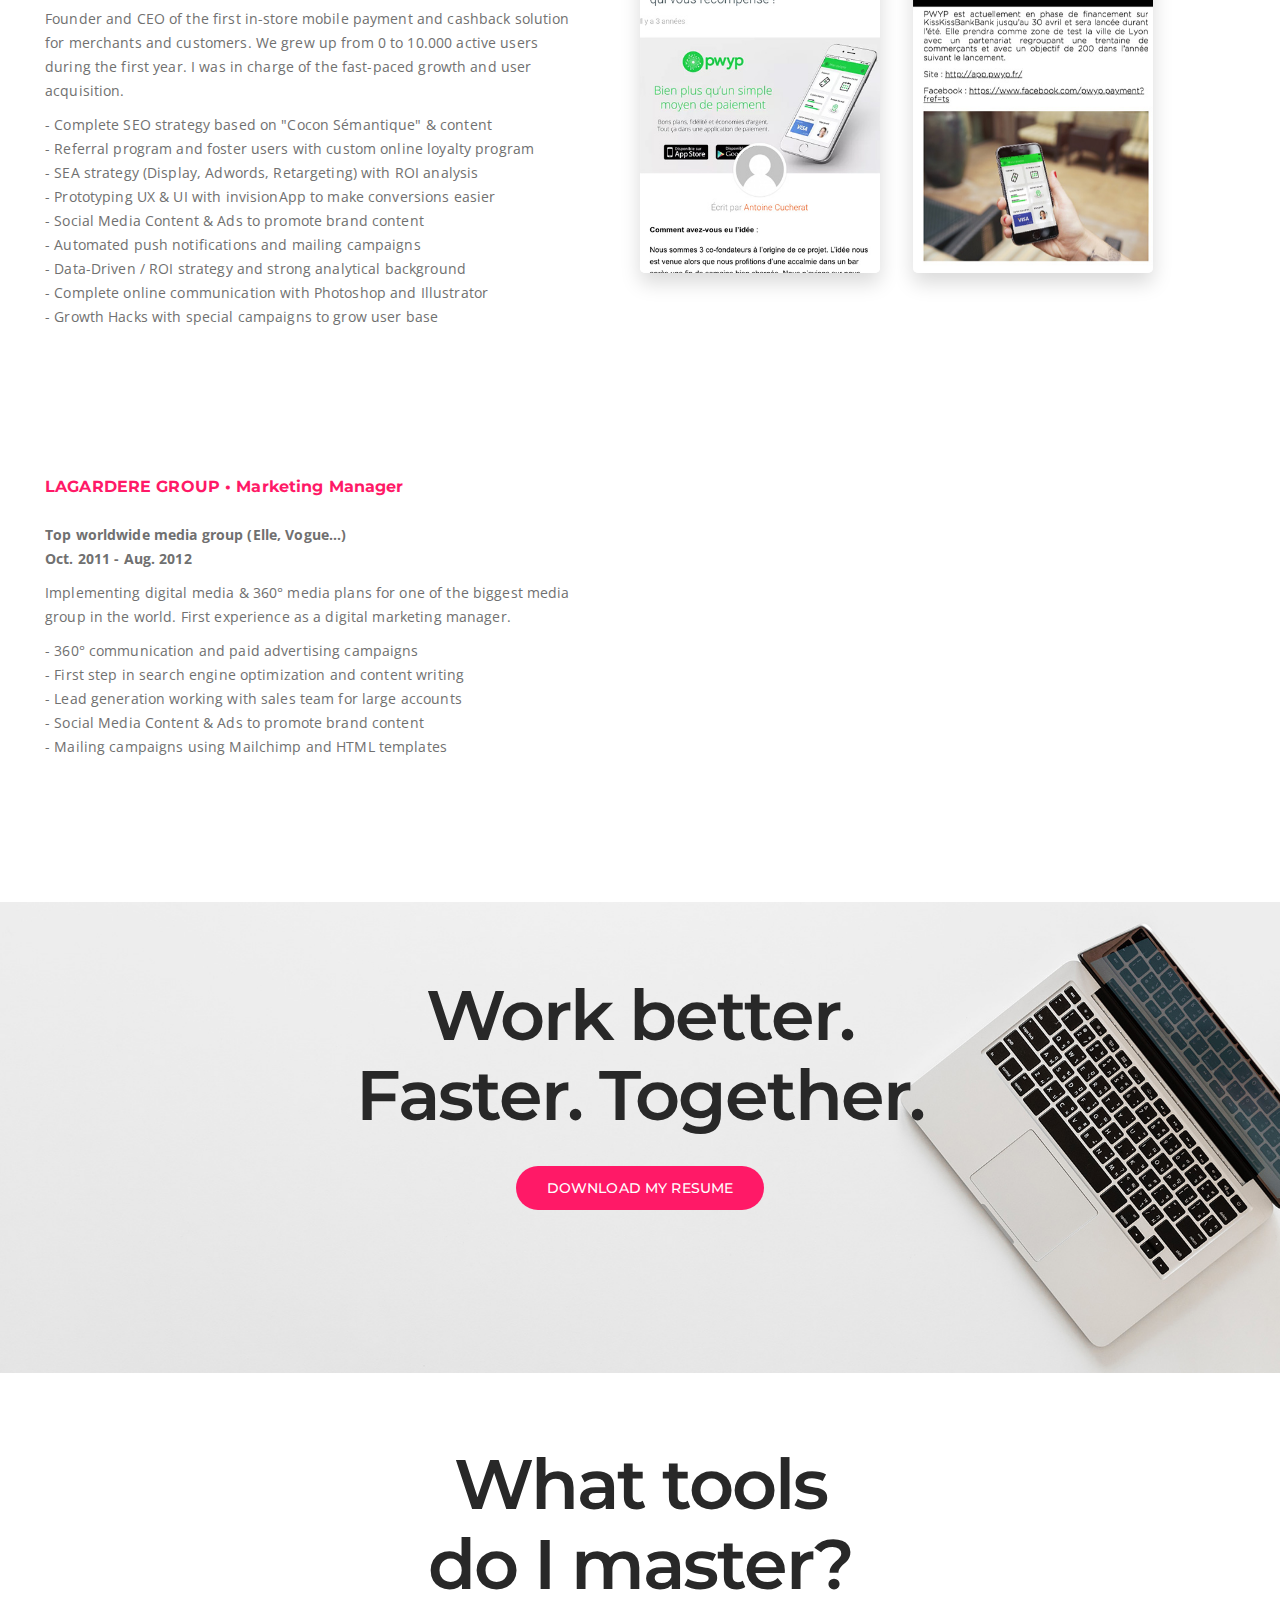
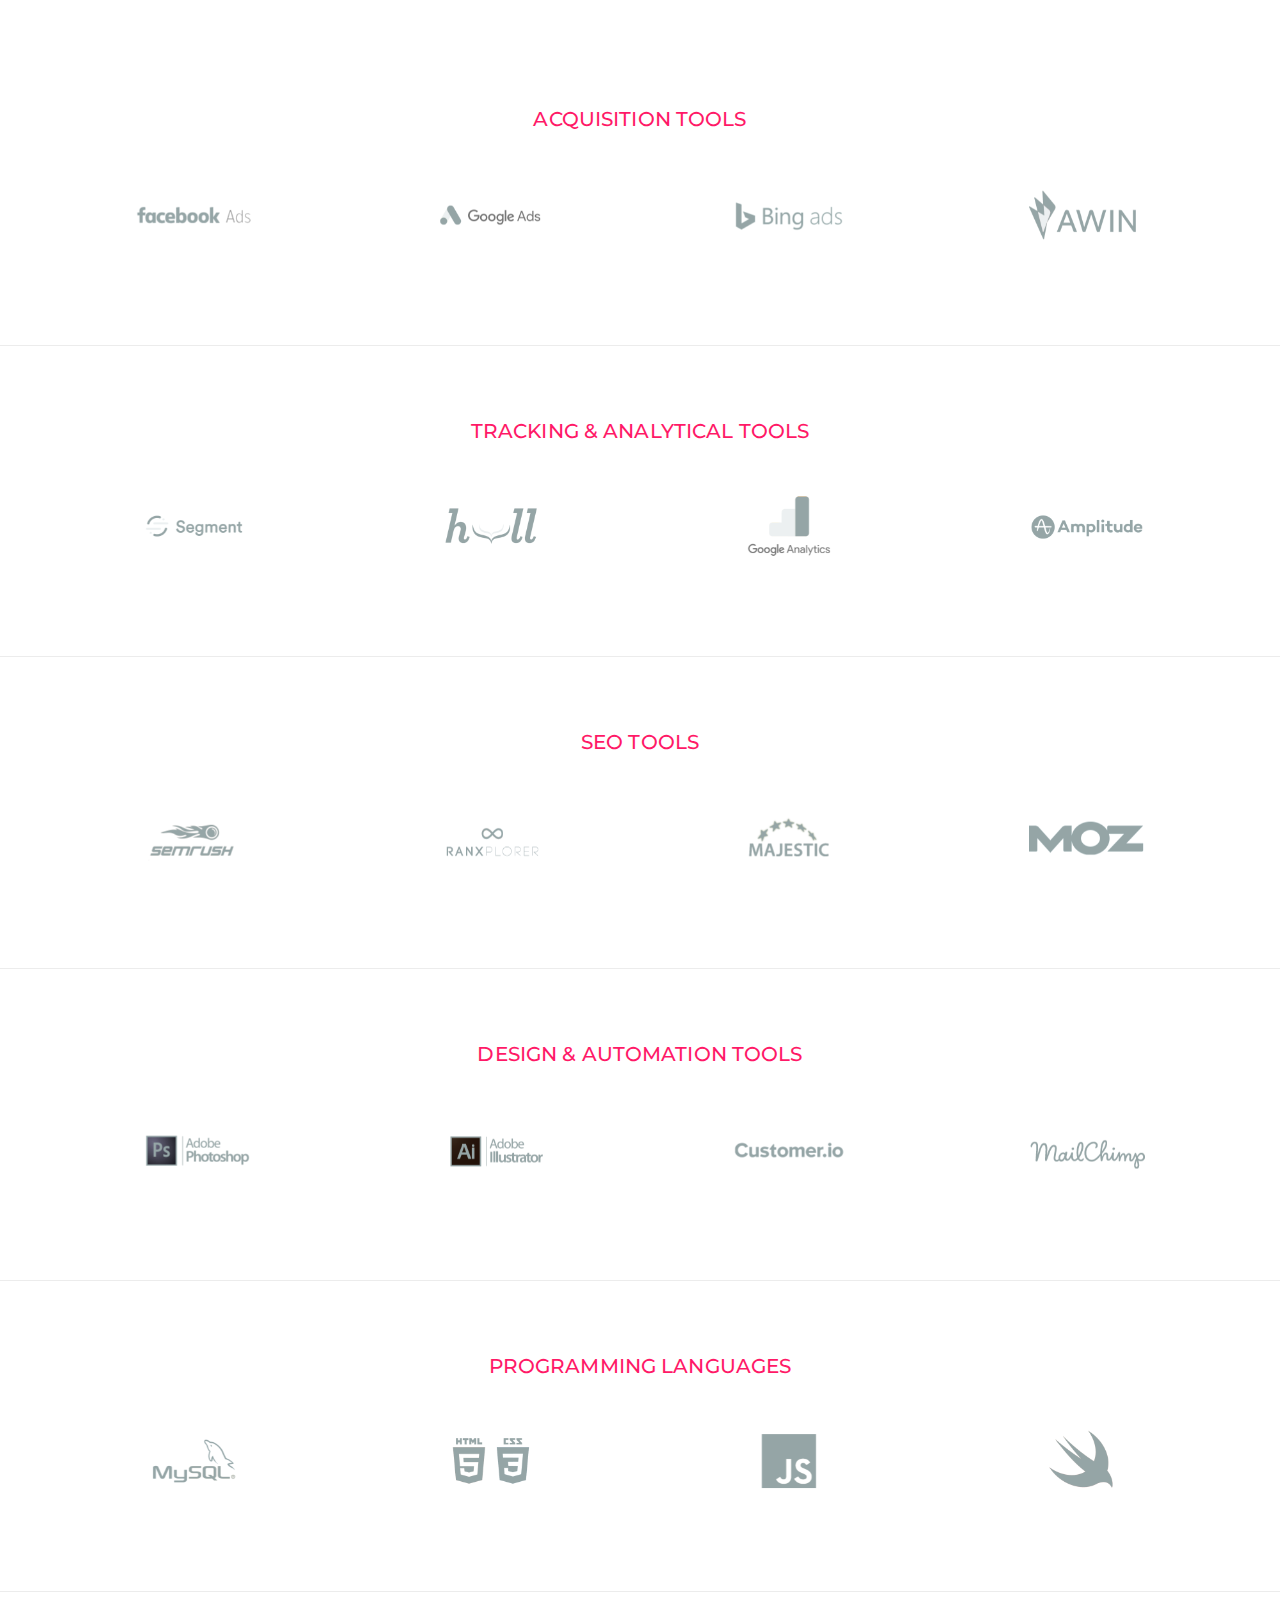
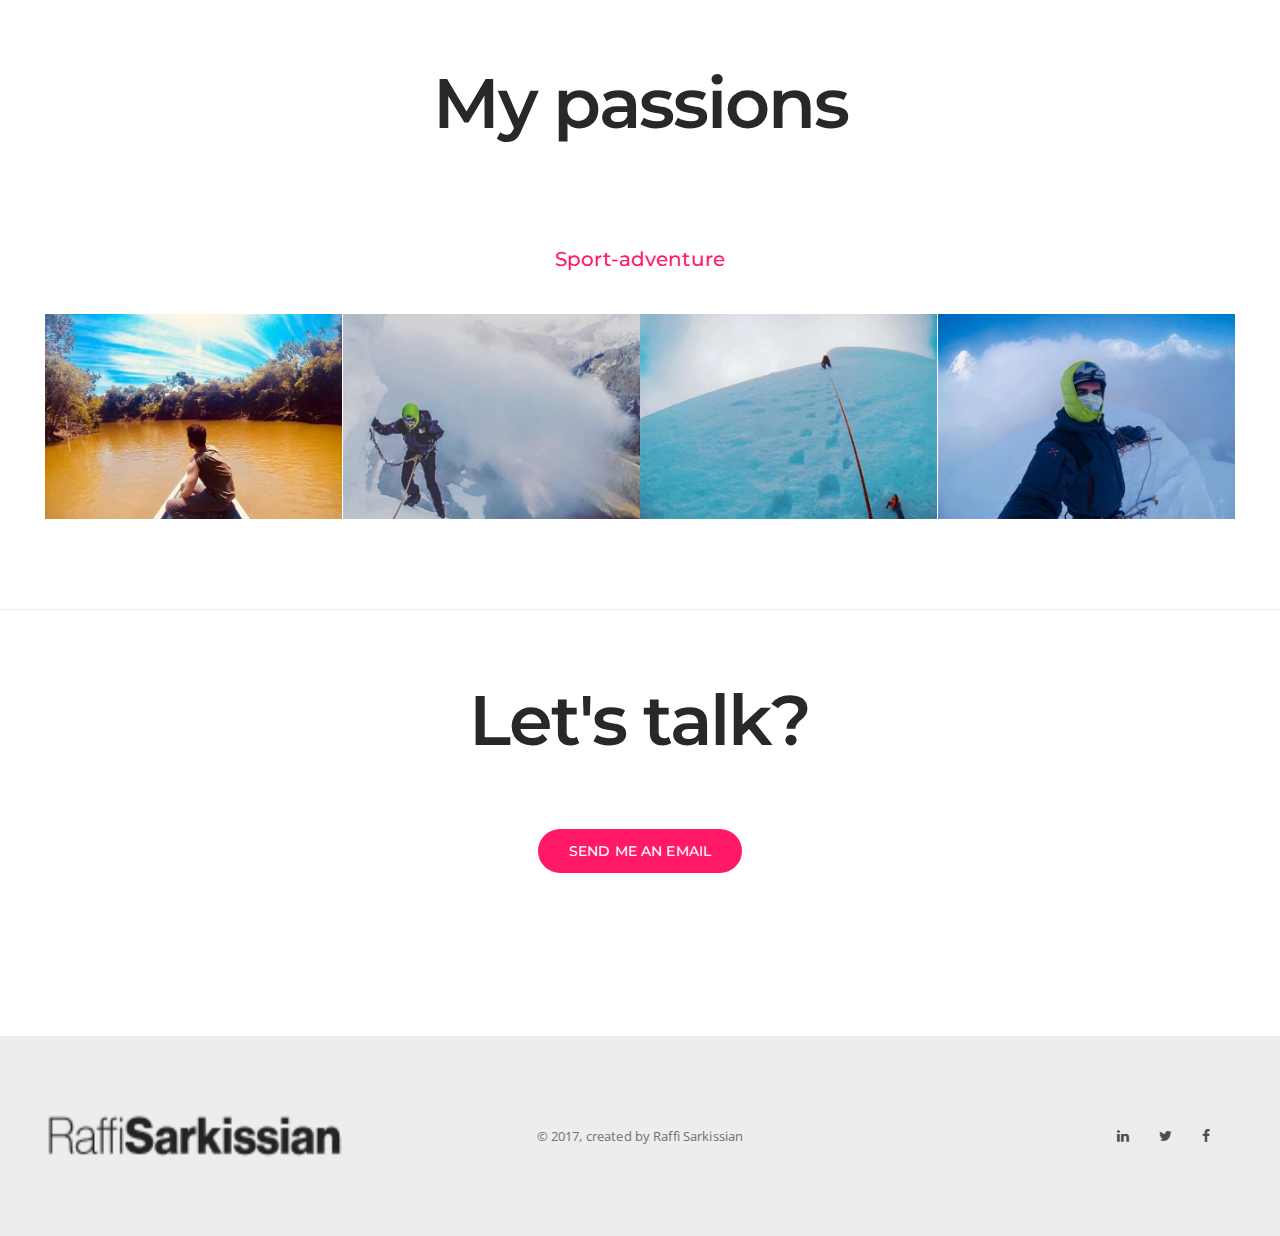
<file: home.html>
<!doctype html>
<html class="no-js" lang="en">
    <head>
    <script>
  !function(){var analytics=window.analytics=window.analytics||[];if(!analytics.initialize)if(analytics.invoked)window.console&&console.error&&console.error("Segment snippet included twice.");else{analytics.invoked=!0;analytics.methods=["trackSubmit","trackClick","trackLink","trackForm","pageview","identify","reset","group","track","ready","alias","debug","page","once","off","on"];analytics.factory=function(t){return function(){var e=Array.prototype.slice.call(arguments);e.unshift(t);analytics.push(e);return analytics}};for(var t=0;t<analytics.methods.length;t++){var e=analytics.methods[t];analytics[e]=analytics.factory(e)}analytics.load=function(t){var e=document.createElement("script");e.type="text/javascript";e.async=!0;e.src=("https:"===document.location.protocol?"https://":"http://")+"cdn.segment.com/analytics.js/v1/"+t+"/analytics.min.js";var n=document.getElementsByTagName("script")[0];n.parentNode.insertBefore(e,n)};analytics.SNIPPET_VERSION="4.0.0";
  analytics.load("PXCurSMPUw1wRd0quXG2o2TpzwvCqrdL");
  analytics.page();
  }}();
</script>
    <!-- Google Tag Manager -->
<script>(function(w,d,s,l,i){w[l]=w[l]||[];w[l].push({'gtm.start':
new Date().getTime(),event:'gtm.js'});var f=d.getElementsByTagName(s)[0],
j=d.createElement(s),dl=l!='dataLayer'?'&l='+l:'';j.async=true;j.src=
'https://www.googletagmanager.com/gtm.js?id='+i+dl;f.parentNode.insertBefore(j,f);
})(window,document,'script','dataLayer','GTM-KHTSCTX');</script>
<!-- End Google Tag Manager -->
        <meta charset="utf-8">
        <meta name="google" content="notranslate" />
        <meta http-equiv="X-UA-Compatible" content="IE=edge">
        <meta name="viewport" content="width=device-width,initial-scale=1.0,maximum-scale=1" />
        <!-- title -->
        <title>Raffi Sarkissian - Passionate Lead Digital Marketing Manager</title>
        <meta name="description" content="My name is Raffi Sarkissian, Lead Digital Marketing and fast pace Growth expert!" />
        <meta name="keywords" content="Marketing, landing page, creative, html5, css3, page builder, drag & drop, multi-purpose, one page, aweber, mailchimp, active campaign, campaign monitor, get response, mailer lite, custom form, product, hotel and resort, resume, personal, restaurant, corporate business, interior design, software, spa salon, travel agency, app landing page, design agency, start-up, e-learning, sports and gym, seo, wedding invitation, hosting, online shopping, yoga and fitness, music show, finance and account, e-book, event, medical, real estate, portfolio, digital marketing, inner content page, sign-up, 404 not found, coming soon" />
        <meta name="author" content="lgauthor">
        <link href="dist/lity.css" rel="stylesheet">
        <!-- favicon -->
        <link rel="shortcut icon" href="images/icon/favicon.png">
        <!-- animation -->
        <link rel="stylesheet" href="css/animate.css" />
        <!-- bootstrap -->
        <link rel="stylesheet" href="css/bootstrap.min.css" />
        <!-- font-awesome icon -->
        <link rel="stylesheet" href="css/font-awesome.min.css" />
        <!-- themify-icons -->
        <link rel="stylesheet" href="css/themify-icons.css" />
        <!-- owl carousel -->
        <link rel="stylesheet" href="css/owl.transitions.css" />
        <link rel="stylesheet" href="css/owl.carousel.css" /> 
        <!-- magnific popup -->
        <link rel="stylesheet" href="css/magnific-popup.css" /> 
        <!-- base -->
        <link rel="stylesheet" href="css/base.css" /> 
        <!-- elements -->
        <link rel="stylesheet" href="css/elements.css" />
        <!-- responsive -->
        <link rel="stylesheet" href="css/responsive.css" />
        <!--[if IE 9]>
        <link rel="stylesheet" type="text/css" href="css/ie.css" />
        <![endif]-->
        <!--[if IE]>
            <script src="js/html5shiv.min.js"></script>
        <![endif]-->
    </head>
    <body>
    <!-- Google Tag Manager (noscript) -->
<noscript><iframe src="https://www.googletagmanager.com/ns.html?id=GTM-KHTSCTX"
height="0" width="0" style="display:none;visibility:hidden"></iframe></noscript>
<!-- End Google Tag Manager (noscript) -->
        <section class="bg-light-gray2 builder-bg border-none hero-style25" id="hero-section26">
            <div class="container-fluid">
                <div class="row">
                    <!-- image -->
                    <div class="col-lg-6 col-md-6 col-sm-12 col-xs-12 no-padding xs-no-padding-15 bg-gray tz-builder-bg-image one-sixth-screen sm-one-third-screen cover-background bg-img-one" data-img-size="(W)1000px X (H)1000px" style="background: linear-gradient(rgba(0, 0, 0, 0.01), rgba(0, 0, 0, 0.01)) repeat scroll 0% 0%, transparent url('images/bg-image/hero-bg26.jpg') repeat scroll 0% 0%;"></div>
                    <!-- end image -->
                    <!-- slider text -->
                    <div class="col-lg-6 col-md-6 col-sm-12 col-xs-12 one-sixth-screen sm-one-third-screen xs-height-auto display-table text-left xs-no-padding">
                        <div class="display-table-cell-vertical-middle padding-twenty-five sm-padding-seven xs-padding-twenty no-padding-tb">
                            <h2 class="alt-font text-dark-gray letter-spacing-minus-2 font-weight-600 title-big md-title-extra-large-3 xs-title-extra-large-4 margin-five-bottom tz-text position-relative left-minus8">Hello, <br>I'm Raffi <br>Sarkissian.</h2>
                            <div class="title-large tz-text margin-ten-bottom text-dark-gray font-weight-300 width-80 md-width-100 xs-width-80 xs-title-extra-large">Lead Digital Marketing <br>Manager, France.</div>
                            <a class="btn btn-large bg-fast-pink text-white btn-circle propClone" href="#title-section14"><span class="tz-text">KNOW MORE ABOUT ME</span></a>
                            <div class="position-absolute position-bottom position-left position-right margin-ten-bottom xs-position-inherit xs-margin-ten xs-no-margin-bottom xs-no-margin-lr">
                                <ul class="display-inline no-padding margin-twenty-two-left sm-margin-six-left xs-no-margin-left">
                                    <li class="display-inline padding-four"><a href="https://fr.linkedin.com/in/sarkissianraffi" target="_blank"><i class="fa fa-linkedin text-dark-gray title-small tz-icon-color"></i></a></li>
                                    <li class="display-inline padding-four"><a href="https://twitter.com/sarkissianraff1" target="_blank"><i class="fa fa-twitter text-dark-gray title-small tz-icon-color"></i></a></li>
                                    <li class="display-inline padding-four"><a href="https://www.facebook.com/sarkissian.raffi" target="_blank"><i class="fa fa-facebook text-dark-gray title-small tz-icon-color"></i></a></li>
                                </ul>
                            </div>
                        </div>
                    </div>
                    <!-- end slider text -->
                </div>
            </div>
        </section>
        <section class="padding-110px-top padding-bottom-40px xs-no-padding-bottom xs-padding-top-60px bg-white builder-bg border-none" id="title-section14">
            <div class="container">
                <!-- section title -->
                <div class="row">
                    <div class="col-md-6 col-sm-6 col-xs-12 text-left">
                        <h2 class="alt-font text-dark-gray letter-spacing-minus-2 font-weight-600 title-extra-large-5 md-title-extra-large-3 xs-title-extra-large-4 margin-five-bottom tz-text position-relative left-minus8">About me.</h2>
                    </div>
                </div>
                <!-- end section title -->
            </div>
        </section>
        <section class="padding-110px-tb title-style6 bg-white builder-bg xs-padding-top-60px xs-no-padding-bottom no-padding-top border-none" id="title-section6">
            <div class="container">                    
                <div class="row equalize xs-equalize-auto">
                    <!-- section title -->
                    <div class="col-md-6 col-sm-6 col-xs-12 xs-margin-twenty-seven-bottom display-table">
                        <div class="display-table-cell-vertical-middle">
                            <!-- section title -->
                            <h2 class="alt-font text-fast-pink text-extra-small margin-six-bottom tz-text sm-margin-ten-bottom">STARTUP LOVER AND WEBMARKETING PROFESSIONNAL</h2>
                            <!-- end section title -->
                            <div class="text-medium tz-text width-90 sm-width-100"><p>I am a true Startup lover and a Digital Marketing passionate specialized in fast-paced growth environment companies. For my current position, I was hired by Qonto, the leading neobank for SMEs and freelancers, based in Paris. Managing a team of 4 people, and working with 2 growth engineers, I managed to skyrocket acquisition from 0 to 40.000 B2B clients in less than a year. In the meantime, we grew from 1 to 110 employees, raising $32M in Series B with Peter Thiel's Valar Venture.</p></div>
                        </div>
                    </div>
                    <!-- section title -->
                    <div class="col-md-6 col-sm-6 col-xs-12 xs-margin-twenty-seven-bottom display-table">
                        <div class="display-table-cell-vertical-middle">
                            <!-- section title -->
                            <h2 class="alt-font text-fast-pink text-extra-small margin-six-bottom tz-text sm-margin-ten-bottom"></h2>
                            <!-- end section title -->
                            <div><p>Moreover, I got an entrepreneur spirit. That’s why, I decided to build, 5 years ago, my own payment & cashback mobile App. Three years later, I was hired by one a the most famous bonds crowdlending website for SMEs and private investors as Traffic Manager. My 7 years of fast user acquisition experience help young startups or developed companies to meet their goals. My passions? Sport-adventure! This is the reason why I decided to ride down 300km through the Amazon River, without any assistance and with just a non-motorized boat. During that trip, I stopped in the National Huascaran Park to climb a summit of 6.200m.</p></div>
                        </div>
                    </div>
                </div>                    
            </div>
        </section>
         <section class="padding-110px-tb xs-padding-60px-tb cover-background tz-builder-bg-image border-none bg-img-two" id="content-section15" data-img-size="(W)1920px X (H)900px" style="background:linear-gradient(rgba(22,22,22,0), rgba(22,22,22,0)), url('images/bg-image/hero-bg40.jpg')">
            <div class="container">
                <div class="row">
                    <!-- content details -->
                    <div class="col-lg-7 col-md-8 col-sm-12 col-xs-12 center-col text-center">
                        <h2 class="alt-font text-dark-gray title-extra-large-5 md-title-extra-large-3 xs-title-extra-large-4 letter-spacing-minus-2 font-weight-600 sm-no-margin-top margin-twenty-top margin-eight-bottom sm-margin-five-bottom tz-text">Fast-paced <br>growth specialist.</h2>
                        <a class="btn-large btn-circle btn bg-fast-pink text-white margin-twenty-bottom sm-no-margin-bottom btn-circle" href="#2section"><span class="tz-text">CHECK MY EXPERIENCES</span></a>  
                    </div>
                    <!-- end content details -->
                </div>
            </div>
        </section>
        <section class="padding-110px-top padding-bottom-40px xs-no-padding-bottom xs-padding-top-60px bg-white builder-bg border-none" id="2section">
            <div class="container">
                <!-- section title -->
                <div class="row">
                    <div class="col-md-6 col-sm-6 col-xs-12 text-left">
                        <h2 class="alt-font text-dark-gray letter-spacing-minus-2 font-weight-600 title-extra-large-5 md-title-extra-large-3 xs-title-extra-large-4 margin-five-bottom tz-text position-relative left-minus8">My experiences.</h2>
                    </div>
                </div>
                <!-- end section title -->
            </div>
        </section>
       <section class="padding-110px-tb title-style6 bg-white builder-bg xs-padding-top-60px xs-no-padding-bottom no-padding-top border-none" id="title-section6">
            <div class="container">                    
                <div class="row equalize xs-equalize-auto">
                    <!-- section title -->
                    <div class="col-md-6 col-sm-6 col-xs-12 xs-margin-twenty-seven-bottom display-table" style="height: 393px;">
                        <div class="display-table-cell-vertical-middle">
                            <!-- section title -->
                            <h2 class="alt-font text-fast-pink text-extra-small margin-six-bottom tz-text sm-margin-ten-bottom"><strong>QONTO • Lead Digital Marketing<br>
                                (previous Digital Marketing Manager)</strong><br></h2>
                            <div class="text-medium tz-text width-90 sm-width-100"><p><strong>European neobank leader for SMEs and freelancers<br>
                                Aug. 2017 - Current position</strong>
							</p></div>
                            <!-- end section title -->
                            <div class="text-medium tz-text width-90 sm-width-100"><p>Managing a digital growth marketers team. Raised 32M in Series B with Peter Thiels' Valar Venture. Mentionned as Linkedin Top 3 french Startups. From 0 to 30.000 B2B clients during the first year. Up to 110 employees in the meantime. 
							</p></div>
                            <div class="text-medium tz-text width-90 sm-width-100"><p class="no-margin-bottom">- Setup analytics stack and tracking with GTM, Segment and Hull<br>
							- Fast-paced growth and acquistion with Facebook Ads, Google Ads (adwords, display, Gmail, Youtube), Bing Ads and affiliate program<br>
							- Building referral program to grow organic acquisition<br>
                            - Lead generation and hacks working closer with sales team<br>
							- Complete SEO strategy based on siloing and "cocon sémantique"<br>
							- Acquisition and funnel analysis with Google Analytics, Amplitude and Hull<br>
							- Website & register AB Testing pages with VWO, Hotjar and Optimizely<br>
							- Automated SMS & mailing campaigns with Hull and Customer.io<br>
                            - Database and monthly active user analysis running SQL queries<br>
                            - Manage a great team of Marketers, working with Growth Engineers</p></div>
                        </div>
                    </div>
                    <div class="col-md-6 col-sm-6 col-xs-12 xs-margin-twenty-seven-bottom display-table" style="height: 393px;">
                        <div class="display-table-cell-vertical-middle" style="height: 300px;">
                            <a href="https://techcrunch.com/2018/09/24/qonto-raises-23-million-to-improve-business-banking/" target="_blank"><img src="images/qonto1.jpg" class="pictures"></a>
                             <a href="https://www.maddyness.com/2017/01/18/fintech-peter-thiel-investit-dans-qonto/" target="_blank"><img src="images/qonto2.jpg" class="pictures"></a>
                        </div>
                    </div>
                    <!-- end section title -->                  
                    </div>
                </div>                    
        </section>
        <section class="padding-110px-tb title-style6 bg-white builder-bg xs-padding-top-60px xs-no-padding-bottom no-padding-top border-none" id="title-section6">
            <div class="container">                    
                <div class="row equalize xs-equalize-auto">
                    <!-- section title -->
                    <div class="col-md-6 col-sm-6 col-xs-12 xs-margin-twenty-seven-bottom display-table" style="height: 393px;">
                        <div class="display-table-cell-vertical-middle">
                            <!-- section title -->
                            <h2 class="alt-font text-fast-pink text-extra-small margin-six-bottom tz-text sm-margin-ten-bottom"><strong>INVESTBOOK • Acquisition & Traffic Manager</strong><br></h2>
                            <div class="text-medium tz-text width-90 sm-width-100"><p><strong>Bonds crowdlending website for SMEs and private investors<br>
                                June. 2017 - Sept. 2018</strong>
							</p></div>
                            <!-- end section title -->
                            <div class="text-medium tz-text width-90 sm-width-100"><p>Acquisition of private investors and SMEs. More than 1 million raised and +10 project financed online. Top french crowdlending company. 
							</p></div>
                            <div class="text-medium tz-text width-90 sm-width-100"><p class="no-margin-bottom">- Complete SEO strategy based on "Cocon Sémantique" &amp; content<br>
							- SEA strategy (Display, Adwords, Retargeting) with ROI analysis<br>
                            - Growing acquisition with Facebook Ads, Bing Ads, Retargeting ads and affiliate<br>
							- Prototyping UX &amp; UI with invisionApp to make conversions easier<br>
							- Building landing pages using HTML & CSS to foster conversions<br>
							- Automated mailing and SMS campaigns<br>
							- Data-Driven / ROI strategy and strong analytical background
							</p></div>
                        </div>
                    </div>
                    <div class="col-md-6 col-sm-6 col-xs-12 xs-margin-twenty-seven-bottom display-table" style="height: 393px;">
                        <div class="display-table-cell-vertical-middle" style="height: 300px;">
                            <a href="https://www.forbes.fr/finance/vers-lavenement-du-marche-obligataire/" target="_blank"><img src="images/investbook2.jpg" class="pictures"></a>
                             <a href="https://www.cbanque.com/actu/63257/fintech-investbook-democratise-acces-aux-obligations" target="_blank"><img src="images/investbook1.jpg" class="pictures"></a>
                        </div>
                    </div>
                    <!-- end section title -->                  
                    </div>
                </div>                    
        </section>
         <section class="padding-110px-tb title-style6 bg-white builder-bg xs-padding-top-60px xs-no-padding-bottom no-padding-top border-none" id="title-section6">
            <div class="container">                    
                <div class="row equalize xs-equalize-auto">
                     <!-- section title -->
                    <div class="col-md-6 col-sm-6 col-xs-12 xs-margin-twenty-seven-bottom display-table" style="height: 393px;">
                        <div class="display-table-cell-vertical-middle">
                            <!-- section title -->
                            <h2 class="alt-font text-fast-pink text-extra-small margin-six-bottom tz-text sm-margin-ten-bottom"><strong>PWYP • CEO & Digital Marketing Manager</strong><br></h2>
                            <div class="text-medium tz-text width-90 sm-width-100"><p><strong>In-store mobile payment and cashback solution<br>
                                Jan. 2013 - June 2016</strong>
							</p></div>
                            <!-- end section title -->
                            <div class="text-medium tz-text width-90 sm-width-100"><p>Founder and CEO of the first in-store mobile payment and cashback solution for merchants and customers. We grew up from 0 to 10.000 active users during the first year. I was in charge of the fast-paced growth and user acquisition. 
							</p></div>
                            <div class="text-medium tz-text width-90 sm-width-100"><p class="no-margin-bottom">- Complete SEO strategy based on "Cocon Sémantique" &amp; content<br>
                            - Referral program and foster users with custom online loyalty program<br>
							- SEA strategy (Display, Adwords, Retargeting) with ROI analysis<br>
							- Prototyping UX &amp; UI with invisionApp to make conversions easier<br>
							- Social Media Content &amp; Ads to promote brand content<br>
							- Automated push notifications and mailing campaigns<br>
							- Data-Driven / ROI strategy and strong analytical background<br>
                            - Complete online communication with Photoshop and Illustrator<br>
							- Growth Hacks with special campaigns to grow user base</p></div>
                        </div>
                    </div>
                    <div class="col-md-6 col-sm-6 col-xs-12 xs-margin-twenty-seven-bottom display-table" style="height: 393px;">
                        <div class="display-table-cell-vertical-middle" style="height: 300px;">
                            <a href="https://techcrunch.com/2018/09/24/qonto-raises-23-million-to-improve-business-banking/" target="_blank"><img src="images/pwyp1.jpg" class="pictures"></a>
                             <a href="https://www.lasalopette.net/articles/285-bientot-vous-ne-paierez-plus-vous-pwyperez-html/" target="_blank"><img src="images/pwyp2.jpg" class="pictures"></a>
                        </div>
                    </div>
                    <!-- end section title -->                  
                    </div>
                </div>                    
        </section>
         <section class="padding-110px-tb title-style6 bg-white builder-bg xs-padding-top-60px xs-no-padding-bottom no-padding-top border-none" id="title-section6">
            <div class="container">                    
                <div class="row equalize xs-equalize-auto">
                    <!-- section title -->
                    <div class="col-md-6 col-sm-6 col-xs-12 xs-margin-twenty-seven-bottom display-table" style="height: 393px;">
                        <div class="display-table-cell-vertical-middle">
                            <!-- section title -->
                            <h2 class="alt-font text-fast-pink text-extra-small margin-six-bottom tz-text sm-margin-ten-bottom"><strong>LAGARDERE GROUP • Marketing Manager</strong><br></h2>
                            <div class="text-medium tz-text width-90 sm-width-100"><p><strong>Top worldwide media group (Elle, Vogue...)<br>
                                Oct. 2011 - Aug. 2012</strong>
							</p></div>
                            <!-- end section title -->
                            <div class="text-medium tz-text width-90 sm-width-100"><p>Implementing digital media & 360° media plans for one of the biggest media group in the world. First experience as a digital marketing manager.
							</p></div>
                            <div class="text-medium tz-text width-90 sm-width-100"><p class="no-margin-bottom">- 360° communication and paid advertising campaigns<br>
							- First step in search engine optimization and content writing<br>
							- Lead generation working with sales team for large accounts<br>
							- Social Media Content &amp; Ads to promote brand content<br>
							- Mailing campaigns using Mailchimp and HTML templates</p></div>
                        </div>
                    </div>
                    </div>
                </div>                    
        </section>
        <section class="padding-110px-tb xs-padding-60px-tb cover-background tz-builder-bg-image border-none bg-img-two" id="content-section15" data-img-size="(W)1920px X (H)900px" style="background:linear-gradient(rgba(22,22,22,0), rgba(22,22,22,0)), url('images/bg-image/computer.jpg')">
            <div class="container">
                <div class="row">
                    <!-- content details -->
                    <div class="col-lg-7 col-md-8 col-sm-12 col-xs-12 center-col text-center">
                        <h2 class="alt-font text-dark-gray title-extra-large-5 md-title-extra-large-3 xs-title-extra-large-4 letter-spacing-minus-2 font-weight-600 sm-no-margin-top margin-twenty-top margin-eight-bottom sm-margin-five-bottom tz-text">Work better.<br>Faster. Together.</h2>
                        <a class="btn-large btn-circle btn bg-fast-pink text-white margin-twenty-bottom sm-no-margin-bottom btn-circle" href="http://www.raffi-sarkissian.com/raffi-resume.pdf" data-lity><span class="tz-text">DOWNLOAD MY RESUME</span></a>  
                    </div>
                    <!-- end content details -->
                </div>
            </div>
        </section>
        <section id="clients-section4" class="padding-110px-tb bg-white builder-bg clients-section4 xs-padding-60px-tb">
            <div class="container">
             <div class="col-lg-7 col-md-8 col-sm-12 col-xs-12 center-col text-center">
                        <h2 class="alt-font text-dark-gray title-extra-large-5 md-title-extra-large-3 xs-title-extra-large-4 letter-spacing-minus-2 font-weight-600 sm-no-margin-top margin-twenty-top margin-eight-bottom sm-margin-five-bottom tz-text">What tools<br>do I master?</h2>
                    </div>
                <h2 data-brackets-id="6276" class="toolz">ACQUISITION TOOLS</h2>
                <div class="row">
                    <!-- clients logo -->
                    <div class="col-md-3 col-sm-6 col-xs-12">
                        <div class="client-logo-outer"><div class="client-logo-inner"><img src="images/facebook.png" data-img-size="(W)800px X (H)500px" alt=""/></div></div>
                    </div>
                    <div class="col-md-3 col-sm-6 col-xs-12">
                        <div class="client-logo-outer"><div class="client-logo-inner"><img src="images/google.png" data-img-size="(W)800px X (H)500px" alt=""/></div></div>
                    </div>
                    <div class="col-md-3 col-sm-6 col-xs-12">
                        <div class="client-logo-outer"><div class="client-logo-inner"><img src="images/bing.png" data-img-size="(W)800px X (H)500px" alt=""/></div></div>
                    </div>
                    <div class="col-md-3 col-sm-6 col-xs-12">
                        <div class="client-logo-outer"><div class="client-logo-inner"><img src="images/awin.png" data-img-size="(W)800px X (H)500px" alt=""/></div></div>
                    </div>
                     
                    <!-- end clients logo -->
                </div>
            </div>
        </section>
        <section id="clients-section4" class="padding-110px-tb bg-white builder-bg clients-section4 xs-padding-60px-tb">
            <div class="container">
                <h2 data-brackets-id="6276" class="toolz">TRACKING & ANALYTICAL TOOLS</h2>
                <div class="row">
                    <!-- clients logo -->
                    <div class="col-md-3 col-sm-6 col-xs-12">
                        <div class="client-logo-outer"><div class="client-logo-inner"><img src="images/segment.png" data-img-size="(W)800px X (H)500px" alt=""/></div></div>
                    </div>
                    <div class="col-md-3 col-sm-6 col-xs-12">
                        <div class="client-logo-outer"><div class="client-logo-inner"><img src="images/hull.png" data-img-size="(W)800px X (H)500px" alt=""/></div></div>
                    </div>
                    <div class="col-md-3 col-sm-6 col-xs-12">
                        <div class="client-logo-outer"><div class="client-logo-inner"><img src="images/analytics.png" data-img-size="(W)800px X (H)500px" alt=""/></div></div>
                    </div>
                    <div class="col-md-3 col-sm-6 col-xs-12">
                        <div class="client-logo-outer"><div class="client-logo-inner"><img src="images/amplitude.png" data-img-size="(W)800px X (H)500px" alt=""/></div></div>
                    </div>
                     
                    <!-- end clients logo -->
                </div>
            </div>
        </section>
        <section id="clients-section4" class="padding-110px-tb bg-white builder-bg clients-section4 xs-padding-60px-tb">
            <div class="container">
                <h2 data-brackets-id="6276" class="toolz">SEO TOOLS</h2>
                <div class="row">
                    <!-- clients logo -->
                    <div class="col-md-3 col-sm-6 col-xs-12">
                        <div class="client-logo-outer"><div class="client-logo-inner"><img src="images/clients-13.png" data-img-size="(W)800px X (H)500px" alt=""/></div></div>
                    </div>
                    <div class="col-md-3 col-sm-6 col-xs-12">
                        <div class="client-logo-outer"><div class="client-logo-inner"><img src="images/clients-14.png" data-img-size="(W)800px X (H)500px" alt=""/></div></div>
                    </div>
                    <div class="col-md-3 col-sm-6 col-xs-12">
                        <div class="client-logo-outer"><div class="client-logo-inner"><img src="images/majestic.png" data-img-size="(W)800px X (H)500px" alt=""/></div></div>
                    </div>
                    <div class="col-md-3 col-sm-6 col-xs-12">
                        <div class="client-logo-outer"><div class="client-logo-inner"><img src="images/moz.png" data-img-size="(W)800px X (H)500px" alt=""/></div></div>
                    </div>
                     
                    <!-- end clients logo -->
                </div>
            </div>
        </section>
        <section id="clients-section4" class="padding-110px-tb bg-white builder-bg clients-section4 xs-padding-60px-tb">
            <div class="container">
                <h2 data-brackets-id="6276" class="toolz">DESIGN & AUTOMATION TOOLS</h2>
                <div class="row">
                    <!-- clients logo -->
                    <div class="col-md-3 col-sm-6 col-xs-12">
                        <div class="client-logo-outer"><div class="client-logo-inner"><img src="images/photoshop.png" data-img-size="(W)800px X (H)500px" alt=""/></div></div>
                    </div>
                    <div class="col-md-3 col-sm-6 col-xs-12">
                        <div class="client-logo-outer"><div class="client-logo-inner"><img src="images/illustrator.png" data-img-size="(W)800px X (H)500px" alt=""/></div></div>
                    </div>
                    <div class="col-md-3 col-sm-6 col-xs-12">
                        <div class="client-logo-outer"><div class="client-logo-inner"><img src="images/customer.png" data-img-size="(W)800px X (H)500px" alt=""/></div></div>
                    </div>
                    <div class="col-md-3 col-sm-6 col-xs-12">
                        <div class="client-logo-outer"><div class="client-logo-inner"><img src="images/mailchimp.png" data-img-size="(W)800px X (H)500px" alt=""/></div></div>
                    </div>
                     
                    <!-- end clients logo -->
                </div>
            </div>
        </section>
        <section id="clients-section4" class="padding-110px-tb bg-white builder-bg clients-section4 xs-padding-60px-tb">
            <div class="container">
                <h2 data-brackets-id="6276" class="toolz">PROGRAMMING LANGUAGES</h2>
                <div class="row">
                    <!-- clients logo -->
                    <div class="col-md-3 col-sm-6 col-xs-12">
                        <div class="client-logo-outer"><div class="client-logo-inner"><img src="images/sql.png" data-img-size="(W)800px X (H)500px" alt=""/></div></div>
                    </div>
                    <div class="col-md-3 col-sm-6 col-xs-12">
                        <div class="client-logo-outer"><div class="client-logo-inner"><img src="images/html-css.png" data-img-size="(W)800px X (H)500px" alt=""/></div></div>
                    </div>
                    <div class="col-md-3 col-sm-6 col-xs-12">
                        <div class="client-logo-outer"><div class="client-logo-inner"><img src="images/javascript.png" data-img-size="(W)800px X (H)500px" alt=""/></div></div>
                    </div>
                    <div class="col-md-3 col-sm-6 col-xs-12">
                        <div class="client-logo-outer"><div class="client-logo-inner"><img src="images/swift.png" data-img-size="(W)800px X (H)500px" alt=""/></div></div>
                    </div>
                     
                    <!-- end clients logo -->
                </div>
            </div>
        </section>
        <section id="clients-section4" class="padding-110px-tb bg-white builder-bg clients-section4 xs-padding-60px-tb">
            <div class="container">
             <div class="col-lg-7 col-md-8 col-sm-12 col-xs-12 center-col text-center">
                        <h2 class="alt-font text-dark-gray title-extra-large-5 md-title-extra-large-3 xs-title-extra-large-4 letter-spacing-minus-2 font-weight-600 sm-no-margin-top margin-twenty-top margin-eight-bottom sm-margin-five-bottom tz-text">My passions</h2>
                    </div>
                <h2 data-brackets-id="6276" class="toolz">Sport-adventure</h2>
                <div class="row">
                    <!-- clients logo -->
                    <div class="col-md-3 col-sm-6 col-xs-12">
                        <div class="client-logo-outer"><div class="client-logo-inner"><img class="sport" src="images/amazon.jpg" data-img-size="(W)800px X (H)500px" alt=""/></div></div>
                    </div>
                    <div class="col-md-3 col-sm-6 col-xs-12">
                        <div class="client-logo-outer"><div class="client-logo-inner"><img class="sport" src="images/mountain.jpg" data-img-size="(W)800px X (H)500px" alt=""/></div></div>
                    </div>
                    <div class="col-md-3 col-sm-6 col-xs-12">
                        <div class="client-logo-outer"><div class="client-logo-inner"><img class="sport" src="images/mountain2.jpg" data-img-size="(W)800px X (H)500px" alt=""/></div></div>
                    </div>
                    <div class="col-md-3 col-sm-6 col-xs-12">
                        <div class="client-logo-outer"><div class="client-logo-inner"><img class="sport" src="images/mountain3.jpg" data-img-size="(W)800px X (H)500px" alt=""/></div></div>
                    </div>
                     
                    <!-- end clients logo -->
                </div>
            </div>
        </section>
        <section class="padding-110px-tb bg-white builder-bg contact-form-style6 xs-padding-60px-tb border-none" id="contact-section12">
            <div class="container">
                <div class="row">
                    <!-- section title -->
                    <div class="col-md-8 col-sm-12 col-xs-12 center-col text-center">
                        <h2 class="alt-font text-dark-gray title-extra-large-5 md-title-extra-large-3 xs-title-extra-large-4 letter-spacing-minus-2 font-weight-600 margin-nineteen-bottom line-height-60 xs-margin-fifteen-bottom tz-text">Let's talk?</h2>
                    </div>
                    <!-- end section title -->
                    <!-- contact form  -->
                     <div class="col-lg-7 col-md-8 col-sm-12 col-xs-12 center-col text-center">
                      
                        <a class="btn-large btn-circle btn bg-fast-pink text-white margin-twenty-bottom sm-no-margin-bottom btn-circle" href="mailto:sarkissian_raffi@hotmail.fr?subject=I want to know more about you. Let's meet!"><span class="tz-text">SEND ME AN EMAIL</span></a>  
                    </div>
                    <!-- end contact form  -->
                </div>
            </div>
        </section>
        <footer id="footer-section4" class="bg-light-gray2 builder-bg padding-60px-tb xs-padding-40px-tb footer-style4">
            <div class="container">
                <div class="row equalize sm-equalize-auto">
                    <!-- logo -->
                    <div class="col-lg-3 col-md-3 col-sm-12 col-xs-12 sm-text-center sm-margin-five-bottom xs-margin-nine-bottom display-table">
                        <div class="display-table-cell-vertical-middle">
                            <a href="index.html#home" class="inner-link"><img src="images/logo.png" alt="" data-img-size="(W)163px X (H)39px"></a>
                        </div>
                    </div>
                    <!-- end logo -->
                    <div class="col-lg-6 col-md-5 col-sm-12 col-xs-12 sm-margin-three-bottom text-center xs-text-center display-table">
                        <div class="display-table-cell-vertical-middle">
                            <span class="tz-text">&copy; 2017, created by Raffi Sarkissian</span>
                        </div>
                    </div>
                    <!-- social elements -->
                    <div class="col-lg-3 col-md-4 col-sm-12 col-xs-12 text-right sm-text-center display-table">
                        <div class="social icon-extra-small display-table-cell-vertical-middle">
                            <a href="https://fr.linkedin.com/in/sarkissianraffi" target="_blank" class="margin-sixteen-right">
                                <i class="fa fa-linkedin tz-icon-color"></i>
                            </a>
                            <a href="https://twitter.com/sarkissianraff1" target="_blank" class="margin-sixteen-right">
                                <i class="fa fa-twitter tz-icon-color"></i>
                            </a>
                            <a href="https://www.facebook.com/sarkissian.raffi" target="_blank" class="margin-sixteen-right">
                                <i class="fa fa-facebook tz-icon-color"></i>
                            </a>
                        </div>
                    </div>                            
                    <!-- end social elements -->
                </div>
            </div>
        </footer>

        <!-- javascript libraries -->
        <script src="vendor/jquery.js"></script>
        <script src="dist/lity.js"></script>
        <script type="text/javascript" src="js/jquery.min.js"></script>
        <script type="text/javascript" src="js/jquery.appear.js"></script>
        <script type="text/javascript" src="js/smooth-scroll.js"></script>
        <script type="text/javascript" src="js/bootstrap.min.js"></script>
        <!-- wow animation -->
        <script type="text/javascript" src="js/wow.min.js"></script>
        <!-- owl carousel -->
        <script type="text/javascript" src="js/owl.carousel.min.js"></script>        
        <!-- images loaded -->
        <script type="text/javascript" src="js/imagesloaded.pkgd.min.js"></script>
        <!-- isotope -->
        <script type="text/javascript" src="js/jquery.isotope.min.js"></script> 
        <!-- magnific popup -->
        <script type="text/javascript" src="js/jquery.magnific-popup.min.js"></script>
        <!-- navigation -->
        <script type="text/javascript" src="js/jquery.nav.js"></script>
        <!-- equalize -->
        <script type="text/javascript" src="js/equalize.min.js"></script>
        <!-- fit videos -->
        <script type="text/javascript" src="js/jquery.fitvids.js"></script>
        <!-- number counter -->
        <script type="text/javascript" src="js/jquery.countTo.js"></script>
        <!-- time counter  -->
        <script type="text/javascript" src="js/counter.js"></script>
        <!-- twitter Fetcher  -->
        <script type="text/javascript" src="js/twitterFetcher_min.js"></script>
        <!-- main -->
        <script type="text/javascript" src="js/main.js"></script>
    </body>
</html>
</file>
<file: css/themify-icons.css>
@font-face {
	font-family: 'themify';
	src:url('../fonts/themify--fvbane.eot');
	src:url('../fonts/themify-.eot#iefix-fvbane') format('embedded-opentype'),
		url('../fonts/themify--fvbane.woff') format('woff'),
		url('../fonts/themify--fvbane.ttf') format('truetype'),
		url('../fonts/themify--fvbane.svg#themify') format('svg');
	font-weight: normal;
	font-style: normal;
}

[class^="ti-"], [class*=" ti-"] {
	font-family: 'themify';
	speak: none;
	font-style: normal;
	font-weight: normal;
	font-variant: normal;
	text-transform: none;
	line-height: 1;

	/* Better Font Rendering =========== */
	-webkit-font-smoothing: antialiased;
	-moz-osx-font-smoothing: grayscale;
}

.ti-wand:before {
	content: "\e600";
}
.ti-volume:before {
	content: "\e601";
}
.ti-user:before {
	content: "\e602";
}
.ti-unlock:before {
	content: "\e603";
}
.ti-unlink:before {
	content: "\e604";
}
.ti-trash:before {
	content: "\e605";
}
.ti-thought:before {
	content: "\e606";
}
.ti-target:before {
	content: "\e607";
}
.ti-tag:before {
	content: "\e608";
}
.ti-tablet:before {
	content: "\e609";
}
.ti-star:before {
	content: "\e60a";
}
.ti-spray:before {
	content: "\e60b";
}
.ti-signal:before {
	content: "\e60c";
}
.ti-shopping-cart:before {
	content: "\e60d";
}
.ti-shopping-cart-full:before {
	content: "\e60e";
}
.ti-settings:before {
	content: "\e60f";
}
.ti-search:before {
	content: "\e610";
}
.ti-zoom-in:before {
	content: "\e611";
}
.ti-zoom-out:before {
	content: "\e612";
}
.ti-cut:before {
	content: "\e613";
}
.ti-ruler:before {
	content: "\e614";
}
.ti-ruler-pencil:before {
	content: "\e615";
}
.ti-ruler-alt:before {
	content: "\e616";
}
.ti-bookmark:before {
	content: "\e617";
}
.ti-bookmark-alt:before {
	content: "\e618";
}
.ti-reload:before {
	content: "\e619";
}
.ti-plus:before {
	content: "\e61a";
}
.ti-pin:before {
	content: "\e61b";
}
.ti-pencil:before {
	content: "\e61c";
}
.ti-pencil-alt:before {
	content: "\e61d";
}
.ti-paint-roller:before {
	content: "\e61e";
}
.ti-paint-bucket:before {
	content: "\e61f";
}
.ti-na:before {
	content: "\e620";
}
.ti-mobile:before {
	content: "\e621";
}
.ti-minus:before {
	content: "\e622";
}
.ti-medall:before {
	content: "\e623";
}
.ti-medall-alt:before {
	content: "\e624";
}
.ti-marker:before {
	content: "\e625";
}
.ti-marker-alt:before {
	content: "\e626";
}
.ti-arrow-up:before {
	content: "\e627";
}
.ti-arrow-right:before {
	content: "\e628";
}
.ti-arrow-left:before {
	content: "\e629";
}
.ti-arrow-down:before {
	content: "\e62a";
}
.ti-lock:before {
	content: "\e62b";
}
.ti-location-arrow:before {
	content: "\e62c";
}
.ti-link:before {
	content: "\e62d";
}
.ti-layout:before {
	content: "\e62e";
}
.ti-layers:before {
	content: "\e62f";
}
.ti-layers-alt:before {
	content: "\e630";
}
.ti-key:before {
	content: "\e631";
}
.ti-import:before {
	content: "\e632";
}
.ti-image:before {
	content: "\e633";
}
.ti-heart:before {
	content: "\e634";
}
.ti-heart-broken:before {
	content: "\e635";
}
.ti-hand-stop:before {
	content: "\e636";
}
.ti-hand-open:before {
	content: "\e637";
}
.ti-hand-drag:before {
	content: "\e638";
}
.ti-folder:before {
	content: "\e639";
}
.ti-flag:before {
	content: "\e63a";
}
.ti-flag-alt:before {
	content: "\e63b";
}
.ti-flag-alt-2:before {
	content: "\e63c";
}
.ti-eye:before {
	content: "\e63d";
}
.ti-export:before {
	content: "\e63e";
}
.ti-exchange-vertical:before {
	content: "\e63f";
}
.ti-desktop:before {
	content: "\e640";
}
.ti-cup:before {
	content: "\e641";
}
.ti-crown:before {
	content: "\e642";
}
.ti-comments:before {
	content: "\e643";
}
.ti-comment:before {
	content: "\e644";
}
.ti-comment-alt:before {
	content: "\e645";
}
.ti-close:before {
	content: "\e646";
}
.ti-clip:before {
	content: "\e647";
}
.ti-angle-up:before {
	content: "\e648";
}
.ti-angle-right:before {
	content: "\e649";
}
.ti-angle-left:before {
	content: "\e64a";
}
.ti-angle-down:before {
	content: "\e64b";
}
.ti-check:before {
	content: "\e64c";
}
.ti-check-box:before {
	content: "\e64d";
}
.ti-camera:before {
	content: "\e64e";
}
.ti-announcement:before {
	content: "\e64f";
}
.ti-brush:before {
	content: "\e650";
}
.ti-briefcase:before {
	content: "\e651";
}
.ti-bolt:before {
	content: "\e652";
}
.ti-bolt-alt:before {
	content: "\e653";
}
.ti-blackboard:before {
	content: "\e654";
}
.ti-bag:before {
	content: "\e655";
}
.ti-move:before {
	content: "\e656";
}
.ti-arrows-vertical:before {
	content: "\e657";
}
.ti-arrows-horizontal:before {
	content: "\e658";
}
.ti-fullscreen:before {
	content: "\e659";
}
.ti-arrow-top-right:before {
	content: "\e65a";
}
.ti-arrow-top-left:before {
	content: "\e65b";
}
.ti-arrow-circle-up:before {
	content: "\e65c";
}
.ti-arrow-circle-right:before {
	content: "\e65d";
}
.ti-arrow-circle-left:before {
	content: "\e65e";
}
.ti-arrow-circle-down:before {
	content: "\e65f";
}
.ti-angle-double-up:before {
	content: "\e660";
}
.ti-angle-double-right:before {
	content: "\e661";
}
.ti-angle-double-left:before {
	content: "\e662";
}
.ti-angle-double-down:before {
	content: "\e663";
}
.ti-zip:before {
	content: "\e664";
}
.ti-world:before {
	content: "\e665";
}
.ti-wheelchair:before {
	content: "\e666";
}
.ti-view-list:before {
	content: "\e667";
}
.ti-view-list-alt:before {
	content: "\e668";
}
.ti-view-grid:before {
	content: "\e669";
}
.ti-uppercase:before {
	content: "\e66a";
}
.ti-upload:before {
	content: "\e66b";
}
.ti-underline:before {
	content: "\e66c";
}
.ti-truck:before {
	content: "\e66d";
}
.ti-timer:before {
	content: "\e66e";
}
.ti-ticket:before {
	content: "\e66f";
}
.ti-thumb-up:before {
	content: "\e670";
}
.ti-thumb-down:before {
	content: "\e671";
}
.ti-text:before {
	content: "\e672";
}
.ti-stats-up:before {
	content: "\e673";
}
.ti-stats-down:before {
	content: "\e674";
}
.ti-split-v:before {
	content: "\e675";
}
.ti-split-h:before {
	content: "\e676";
}
.ti-smallcap:before {
	content: "\e677";
}
.ti-shine:before {
	content: "\e678";
}
.ti-shift-right:before {
	content: "\e679";
}
.ti-shift-left:before {
	content: "\e67a";
}
.ti-shield:before {
	content: "\e67b";
}
.ti-notepad:before {
	content: "\e67c";
}
.ti-server:before {
	content: "\e67d";
}
.ti-quote-right:before {
	content: "\e67e";
}
.ti-quote-left:before {
	content: "\e67f";
}
.ti-pulse:before {
	content: "\e680";
}
.ti-printer:before {
	content: "\e681";
}
.ti-power-off:before {
	content: "\e682";
}
.ti-plug:before {
	content: "\e683";
}
.ti-pie-chart:before {
	content: "\e684";
}
.ti-paragraph:before {
	content: "\e685";
}
.ti-panel:before {
	content: "\e686";
}
.ti-package:before {
	content: "\e687";
}
.ti-music:before {
	content: "\e688";
}
.ti-music-alt:before {
	content: "\e689";
}
.ti-mouse:before {
	content: "\e68a";
}
.ti-mouse-alt:before {
	content: "\e68b";
}
.ti-money:before {
	content: "\e68c";
}
.ti-microphone:before {
	content: "\e68d";
}
.ti-menu:before {
	content: "\e68e";
}
.ti-menu-alt:before {
	content: "\e68f";
}
.ti-map:before {
	content: "\e690";
}
.ti-map-alt:before {
	content: "\e691";
}
.ti-loop:before {
	content: "\e692";
}
.ti-location-pin:before {
	content: "\e693";
}
.ti-list:before {
	content: "\e694";
}
.ti-light-bulb:before {
	content: "\e695";
}
.ti-Italic:before {
	content: "\e696";
}
.ti-info:before {
	content: "\e697";
}
.ti-infinite:before {
	content: "\e698";
}
.ti-id-badge:before {
	content: "\e699";
}
.ti-hummer:before {
	content: "\e69a";
}
.ti-home:before {
	content: "\e69b";
}
.ti-help:before {
	content: "\e69c";
}
.ti-headphone:before {
	content: "\e69d";
}
.ti-harddrives:before {
	content: "\e69e";
}
.ti-harddrive:before {
	content: "\e69f";
}
.ti-gift:before {
	content: "\e6a0";
}
.ti-game:before {
	content: "\e6a1";
}
.ti-filter:before {
	content: "\e6a2";
}
.ti-files:before {
	content: "\e6a3";
}
.ti-file:before {
	content: "\e6a4";
}
.ti-eraser:before {
	content: "\e6a5";
}
.ti-envelope:before {
	content: "\e6a6";
}
.ti-download:before {
	content: "\e6a7";
}
.ti-direction:before {
	content: "\e6a8";
}
.ti-direction-alt:before {
	content: "\e6a9";
}
.ti-dashboard:before {
	content: "\e6aa";
}
.ti-control-stop:before {
	content: "\e6ab";
}
.ti-control-shuffle:before {
	content: "\e6ac";
}
.ti-control-play:before {
	content: "\e6ad";
}
.ti-control-pause:before {
	content: "\e6ae";
}
.ti-control-forward:before {
	content: "\e6af";
}
.ti-control-backward:before {
	content: "\e6b0";
}
.ti-cloud:before {
	content: "\e6b1";
}
.ti-cloud-up:before {
	content: "\e6b2";
}
.ti-cloud-down:before {
	content: "\e6b3";
}
.ti-clipboard:before {
	content: "\e6b4";
}
.ti-car:before {
	content: "\e6b5";
}
.ti-calendar:before {
	content: "\e6b6";
}
.ti-book:before {
	content: "\e6b7";
}
.ti-bell:before {
	content: "\e6b8";
}
.ti-basketball:before {
	content: "\e6b9";
}
.ti-bar-chart:before {
	content: "\e6ba";
}
.ti-bar-chart-alt:before {
	content: "\e6bb";
}
.ti-back-right:before {
	content: "\e6bc";
}
.ti-back-left:before {
	content: "\e6bd";
}
.ti-arrows-corner:before {
	content: "\e6be";
}
.ti-archive:before {
	content: "\e6bf";
}
.ti-anchor:before {
	content: "\e6c0";
}
.ti-align-right:before {
	content: "\e6c1";
}
.ti-align-left:before {
	content: "\e6c2";
}
.ti-align-justify:before {
	content: "\e6c3";
}
.ti-align-center:before {
	content: "\e6c4";
}
.ti-alert:before {
	content: "\e6c5";
}
.ti-alarm-clock:before {
	content: "\e6c6";
}
.ti-agenda:before {
	content: "\e6c7";
}
.ti-write:before {
	content: "\e6c8";
}
.ti-window:before {
	content: "\e6c9";
}
.ti-widgetized:before {
	content: "\e6ca";
}
.ti-widget:before {
	content: "\e6cb";
}
.ti-widget-alt:before {
	content: "\e6cc";
}
.ti-wallet:before {
	content: "\e6cd";
}
.ti-video-clapper:before {
	content: "\e6ce";
}
.ti-video-camera:before {
	content: "\e6cf";
}
.ti-vector:before {
	content: "\e6d0";
}
.ti-themify-logo:before {
	content: "\e6d1";
}
.ti-themify-favicon:before {
	content: "\e6d2";
}
.ti-themify-favicon-alt:before {
	content: "\e6d3";
}
.ti-support:before {
	content: "\e6d4";
}
.ti-stamp:before {
	content: "\e6d5";
}
.ti-split-v-alt:before {
	content: "\e6d6";
}
.ti-slice:before {
	content: "\e6d7";
}
.ti-shortcode:before {
	content: "\e6d8";
}
.ti-shift-right-alt:before {
	content: "\e6d9";
}
.ti-shift-left-alt:before {
	content: "\e6da";
}
.ti-ruler-alt-2:before {
	content: "\e6db";
}
.ti-receipt:before {
	content: "\e6dc";
}
.ti-pin2:before {
	content: "\e6dd";
}
.ti-pin-alt:before {
	content: "\e6de";
}
.ti-pencil-alt2:before {
	content: "\e6df";
}
.ti-palette:before {
	content: "\e6e0";
}
.ti-more:before {
	content: "\e6e1";
}
.ti-more-alt:before {
	content: "\e6e2";
}
.ti-microphone-alt:before {
	content: "\e6e3";
}
.ti-magnet:before {
	content: "\e6e4";
}
.ti-line-double:before {
	content: "\e6e5";
}
.ti-line-dotted:before {
	content: "\e6e6";
}
.ti-line-dashed:before {
	content: "\e6e7";
}
.ti-layout-width-full:before {
	content: "\e6e8";
}
.ti-layout-width-default:before {
	content: "\e6e9";
}
.ti-layout-width-default-alt:before {
	content: "\e6ea";
}
.ti-layout-tab:before {
	content: "\e6eb";
}
.ti-layout-tab-window:before {
	content: "\e6ec";
}
.ti-layout-tab-v:before {
	content: "\e6ed";
}
.ti-layout-tab-min:before {
	content: "\e6ee";
}
.ti-layout-slider:before {
	content: "\e6ef";
}
.ti-layout-slider-alt:before {
	content: "\e6f0";
}
.ti-layout-sidebar-right:before {
	content: "\e6f1";
}
.ti-layout-sidebar-none:before {
	content: "\e6f2";
}
.ti-layout-sidebar-left:before {
	content: "\e6f3";
}
.ti-layout-placeholder:before {
	content: "\e6f4";
}
.ti-layout-menu:before {
	content: "\e6f5";
}
.ti-layout-menu-v:before {
	content: "\e6f6";
}
.ti-layout-menu-separated:before {
	content: "\e6f7";
}
.ti-layout-menu-full:before {
	content: "\e6f8";
}
.ti-layout-media-right-alt:before {
	content: "\e6f9";
}
.ti-layout-media-right:before {
	content: "\e6fa";
}
.ti-layout-media-overlay:before {
	content: "\e6fb";
}
.ti-layout-media-overlay-alt:before {
	content: "\e6fc";
}
.ti-layout-media-overlay-alt-2:before {
	content: "\e6fd";
}
.ti-layout-media-left-alt:before {
	content: "\e6fe";
}
.ti-layout-media-left:before {
	content: "\e6ff";
}
.ti-layout-media-center-alt:before {
	content: "\e700";
}
.ti-layout-media-center:before {
	content: "\e701";
}
.ti-layout-list-thumb:before {
	content: "\e702";
}
.ti-layout-list-thumb-alt:before {
	content: "\e703";
}
.ti-layout-list-post:before {
	content: "\e704";
}
.ti-layout-list-large-image:before {
	content: "\e705";
}
.ti-layout-line-solid:before {
	content: "\e706";
}
.ti-layout-grid4:before {
	content: "\e707";
}
.ti-layout-grid3:before {
	content: "\e708";
}
.ti-layout-grid2:before {
	content: "\e709";
}
.ti-layout-grid2-thumb:before {
	content: "\e70a";
}
.ti-layout-cta-right:before {
	content: "\e70b";
}
.ti-layout-cta-left:before {
	content: "\e70c";
}
.ti-layout-cta-center:before {
	content: "\e70d";
}
.ti-layout-cta-btn-right:before {
	content: "\e70e";
}
.ti-layout-cta-btn-left:before {
	content: "\e70f";
}
.ti-layout-column4:before {
	content: "\e710";
}
.ti-layout-column3:before {
	content: "\e711";
}
.ti-layout-column2:before {
	content: "\e712";
}
.ti-layout-accordion-separated:before {
	content: "\e713";
}
.ti-layout-accordion-merged:before {
	content: "\e714";
}
.ti-layout-accordion-list:before {
	content: "\e715";
}
.ti-ink-pen:before {
	content: "\e716";
}
.ti-info-alt:before {
	content: "\e717";
}
.ti-help-alt:before {
	content: "\e718";
}
.ti-headphone-alt:before {
	content: "\e719";
}
.ti-hand-point-up:before {
	content: "\e71a";
}
.ti-hand-point-right:before {
	content: "\e71b";
}
.ti-hand-point-left:before {
	content: "\e71c";
}
.ti-hand-point-down:before {
	content: "\e71d";
}
.ti-gallery:before {
	content: "\e71e";
}
.ti-face-smile:before {
	content: "\e71f";
}
.ti-face-sad:before {
	content: "\e720";
}
.ti-credit-card:before {
	content: "\e721";
}
.ti-control-skip-forward:before {
	content: "\e722";
}
.ti-control-skip-backward:before {
	content: "\e723";
}
.ti-control-record:before {
	content: "\e724";
}
.ti-control-eject:before {
	content: "\e725";
}
.ti-comments-smiley:before {
	content: "\e726";
}
.ti-brush-alt:before {
	content: "\e727";
}
.ti-youtube:before {
	content: "\e728";
}
.ti-vimeo:before {
	content: "\e729";
}
.ti-twitter:before {
	content: "\e72a";
}
.ti-time:before {
	content: "\e72b";
}
.ti-tumblr:before {
	content: "\e72c";
}
.ti-skype:before {
	content: "\e72d";
}
.ti-share:before {
	content: "\e72e";
}
.ti-share-alt:before {
	content: "\e72f";
}
.ti-rocket:before {
	content: "\e730";
}
.ti-pinterest:before {
	content: "\e731";
}
.ti-new-window:before {
	content: "\e732";
}
.ti-microsoft:before {
	content: "\e733";
}
.ti-list-ol:before {
	content: "\e734";
}
.ti-linkedin:before {
	content: "\e735";
}
.ti-layout-sidebar-2:before {
	content: "\e736";
}
.ti-layout-grid4-alt:before {
	content: "\e737";
}
.ti-layout-grid3-alt:before {
	content: "\e738";
}
.ti-layout-grid2-alt:before {
	content: "\e739";
}
.ti-layout-column4-alt:before {
	content: "\e73a";
}
.ti-layout-column3-alt:before {
	content: "\e73b";
}
.ti-layout-column2-alt:before {
	content: "\e73c";
}
.ti-instagram:before {
	content: "\e73d";
}
.ti-google:before {
	content: "\e73e";
}
.ti-github:before {
	content: "\e73f";
}
.ti-flickr:before {
	content: "\e740";
}
.ti-facebook:before {
	content: "\e741";
}
.ti-dropbox:before {
	content: "\e742";
}
.ti-dribbble:before {
	content: "\e743";
}
.ti-apple:before {
	content: "\e744";
}
.ti-android:before {
	content: "\e745";
}
.ti-save:before {
	content: "\e746";
}
.ti-save-alt:before {
	content: "\e747";
}
.ti-yahoo:before {
	content: "\e748";
}
.ti-wordpress:before {
	content: "\e749";
}
.ti-vimeo-alt:before {
	content: "\e74a";
}
.ti-twitter-alt:before {
	content: "\e74b";
}
.ti-tumblr-alt:before {
	content: "\e74c";
}
.ti-trello:before {
	content: "\e74d";
}
.ti-stack-overflow:before {
	content: "\e74e";
}
.ti-soundcloud:before {
	content: "\e74f";
}
.ti-sharethis:before {
	content: "\e750";
}
.ti-sharethis-alt:before {
	content: "\e751";
}
.ti-reddit:before {
	content: "\e752";
}
.ti-pinterest-alt:before {
	content: "\e753";
}
.ti-microsoft-alt:before {
	content: "\e754";
}
.ti-linux:before {
	content: "\e755";
}
.ti-jsfiddle:before {
	content: "\e756";
}
.ti-joomla:before {
	content: "\e757";
}
.ti-html5:before {
	content: "\e758";
}
.ti-flickr-alt:before {
	content: "\e759";
}
.ti-email:before {
	content: "\e75a";
}
.ti-drupal:before {
	content: "\e75b";
}
.ti-dropbox-alt:before {
	content: "\e75c";
}
.ti-css3:before {
	content: "\e75d";
}
.ti-rss:before {
	content: "\e75e";
}
.ti-rss-alt:before {
	content: "\e75f";
}
</file>
<file: css/elements.css>
@charset "utf-8";

/* ----------------------------------

Name: elements.css
Version: 1.0

----------------------------------

Table of Contents
        
    01. Navbar
    02. Header
    03. Hero Section
    04. Slider
    05. Feature Box 
    06. Content
    07. Tab
    08. Team
    09. Title
    10. Pricing Table
    11. Contact
    12. Blog
    13. Subscribe
    14. Footer
    15. Call to Action
    16. Counter
    17. Clients
    18. Timer
    19. Testimonial 
    20. Social Widget

*/


/* ===================================
    Navbar
====================================== */

.navbar {padding: 20px 0 20px; z-index: 999; width: 100%; border-radius: 0; border: 0;}
.navbar img {max-height:35px}
.navbar li {margin:13px 20px;}
.navbar li:last-child { margin-right: 0;}
.navbar li a {font-size: 12px; padding: 0;cursor: pointer !important; border-bottom: 1px solid transparent; }
.navbar li a:hover {opacity: 0.8;}
.navbar li a.active {opacity: 0.8;}
.navbar .nav-button { margin: 10px 0 8px 30px;}
.navbar .nav-button i {margin-right:5px}
.navbar .nav-button a { padding: 3px 17px 2px !important; border: 1px solid transparent; font-size: 10px}
.navbar-collapse { padding: 0;}
header .container { position: relative;}
header .row { align-items: center; display: flex; height: auto;}
.header-margin-top { margin-top: 86px; }
.navbar.shrink-nav { position: fixed !important; top: 0; }
.navbar.shrink-nav.shrink { padding: 11px 0; border-bottom: 1px solid rgba(0,0,0,0.1) }
.header-margin-top-big { margin-top: 134px; }
.header-margin-top-medium { margin-top: 138px; }
.navbar.shrink-nav.shrink .header-bottom { padding: 11px 0;}

/* ===================================
    Header
====================================== */

/* header style 1 */
.header-style1 .nav-button .join-us {  border-color: #000000; border: 2px solid; background-color: transparent; color: #000000; padding: 1px 20px !important;}
.header-style1 .nav-button .join-us:hover { background: transparent;}
.header-style1 .nav-button:last-child { margin-left: 20px;}
.header-style1 .black-header.navbar li a { color: #ffffff;}
.header-style1 .black-header.navbar .nav-button .join-us { border: 2px solid #ffffff; background-color: transparent; color: #ffffff;}
.header-style1 .black-header .nav-button .join-us:hover { background: transparent;}

/* header style 2 */
.header-style2 .black-header li a, .header-style2 .black-header li a:before { color: #ffffff;}
.header-style2 li a:before { content: "\f111"; font-size: 6px; color: #959595; font-family: fontawesome; right: -23px; position: absolute; top: -1px}
.header-style2 li:last-child a:before { display: none;}

/* header style 3 */
.header-style3 .logo { border-bottom: 1px solid #eaeaea; padding-bottom: 20px; text-align: center; margin-bottom: 15px;}
.header-style3 .navbar-nav { width: 100%;}
.header-style3 .navbar li { display: inline-block; float: none; margin: 0 20px}
.header-style3 .navbar li a { font-weight: 400; color: #797979;}
.header-style3 .black-header.navbar li a { color: #ffffff;}
.header-style3 .black-header .logo { border-color: #2a2a2a;}

/* header style 4 */
.header-style4 .header-top { border-bottom: 1px solid #eaeaea; padding: 10px 0;}
.header-style4 .header-top .mail { color: #797979; font-size: 11px; float: left;}
.header-style4 .header-top .mail a, .header-style4 .white-header .header-bottom li a { color: #797979;}
.header-style4 .header-top a:hover { opacity: 0.5;}
.header-style4 .social a { margin: 0 13px; font-size: 14px; color: #797979;}
.header-style4 .social a:last-child {margin-right: 0}
.header-style4 .header-bottom { padding: 25px 0;}
.header-style4 .header-bottom li:last-child { margin-right: 0;}
.header-style4 .header-bottom li a { color: #fff; line-height: 19px;}
.header-style4 .header-bottom li a:before { content: "\f111"; font-size: 6px; color: #ffffff; font-family: fontawesome; right: -23px; position: absolute;}
.header-style4 .header-bottom li:last-child a:before { display: none;}
.header-style4 .white-header .header-top .mail, .header-style4 .white-header .header-top .mail a, .header-style4 .white-header .social a { color: #555555;}

/* header style 5 */
.header-style5 .social { float: right; margin: 12px 0 9px 30px;}
.header-style5 .social a { font-size: 14px; color: #242424; margin: 0 9px;}
.header-style5 .navbar li a {font-size: 11px;}
.header-style5 .social a:last-child { margin-right: 0;}
.header-style5 .social a:hover { opacity: 0.5;}
.header-style5 .black-header .social a { color: #ffffff;}
.header-style5 .black-header.navbar li a { color: #ffffff;}

/* header style 6 */
.header-style6 .navbar { border-bottom: 1px solid rgba(255, 255, 255, 0.1); position: absolute;}
.header-style6 .navbar li a { color: #ffffff;}
.header-style6 h1 { line-height: 60px;}
.header-style6 .application-mobile { position: absolute; float: right; right: 0; bottom: 0;}

/* header style 7 */
.header-style7 .navbar { border-bottom: 1px solid rgba(255, 255, 255, 0.1); position: absolute;}
.header-style7 .navbar li a { color: #fff; line-height: 24px;}
.header-style7 .date {display: inline-block; margin-bottom: 30px; padding: 3px 20px;}
.header-style7 .header-banner .counter-content{height: 110px; width: 110px; background: #fff; display: inline-block; border-radius: 50%; padding: 28px 0; vertical-align: top; margin-right: 15px;}
.header-style7 .navbar .nav-button a { background-color: transparent; border: 2px solid #fff !important;}
.event-counter .counter-box { height: 150px; width: 150px; background: rgba(0,0,0,.4); display: inline-block; border-radius: 50%; padding: 38px 0; vertical-align: top; margin-right: 20px; text-align: center;}
.event-counter .counter-box .number { display: block; color: #fff; font-weight: 300; font-size: 50px; line-height: 55px; letter-spacing:-1px}
.event-counter .counter-box span { color: #fff; font-weight: 600; font-size: 13px; line-height: 24px; text-transform: uppercase;}

/* header style 8 */
.header-style8 .navbar { padding: 20px 40px; position: absolute;}
.header-style8 .shrink-transparent-header-dark.shrink { padding: 11px 40px;}
.header-style8 .navbar .nav-button a { background-color: #ffffff; color: #000000;}
.header-style8 .one-fourth-screen { min-height: 750px;}
.header-style8 .navbar li a { color: #ffffff;}
.header-style8 .header-banner .banner-icon:hover, .header-style8 .header-banner .banner-icon:focus {color: #ffffff !important;}

/* header style 9 */
.header-style9 .full-header { padding: 0 40px; }

/* header style 12 */
.header-style12 .navbar { padding: 23px 0;}
.header-style12 .navbar.shrink-nav.shrink { padding: 18px 0; }

/* header style 13 */
.header-style13 .navbar { padding: 23px 0;}
.header-style13 .header-bottom { padding: 25px 0;}
.header-style13 .social a{font-size: 14px; margin: 0 12px; color:#292a2a}
.header-style13 .social a:hover{ opacity: 0.5;}
.header-style13 .social a{ color: #000;}
.header-style13 .navbar.shrink-nav.shrink { padding: 18px 0; }

/* header style 14 */
.header-style14 .navbar { padding: 23px 0;}
.header-style14 .header-bottom { padding: 25px 0;}
.header-style14 .social a{font-size: 14px; margin: 0 12px; color:#292a2a}
.header-style14 .social a:hover{ opacity: 0.5;}
.header-style14 .social a{ color: #fff;}
.header-style14 .navbar.shrink-nav.shrink { padding: 18px 0; }

/* header style 15 */
.header-style15 .navbar { padding: 23px 0;}
.header-style15 .header-bottom { padding: 25px 0;}
.header-style15 .social a{font-size: 14px; margin: 0 12px; color:#292a2a}
.header-style15 .social a:hover{ opacity: 0.5;}
.header-style15 .social a{ color: #000;}
.header-style15 .navbar.shrink-nav.shrink { padding: 18px 0; }

/* header style 29 */
.header-style29 .navbar { padding: 23px 0;}
.header-style29 .header-bottom { padding: 25px 0;}
.header-style29 .social a{font-size: 14px; margin: 0 12px; color:#292a2a}
.header-style29 .social a:hover{ opacity: 0.5;}
.header-style29 .social a{ color: #000;}
.header-style29 .navbar.shrink-nav.shrink { padding: 18px 0; }

/* header style 30 */
.header-style30 .navbar { padding: 23px 0;}
.header-style30 .header-bottom { padding: 25px 0;}
.header-style30 .social a{font-size: 14px; margin: 0 12px; color:#292a2a}
.header-style30 .social a:hover{ opacity: 0.5;}
.header-style30 .social a{ color: #000;}
.header-style30 .navbar.shrink-nav.shrink { padding: 18px 0; }



/* header style 16 */
.header-style16 .navbar li a { color: #fff; line-height: 24px;}

/* header style 25 */
.outside-image { position: absolute; right: 0; bottom: 0; top: 0; z-index: 99;}
.outside-image-sub {left: 0;}
.outside-image-sub img { height: 100%; width: auto; max-width: none; }

/* transparent header */
.shrink-transparent-header-dark.shrink { background: #000000 !important;}
.shrink-transparent-header-light.shrink { background: #ffffff !important;}
.shrink-transparent-header-light.shrink.navbar li a { color: #282828; }
.shrink-transparent-header-light.shrink.navbar .nav-button a { border: 2px solid #000; color: #fff;}

/* header border bottom */
.header-border-light {border-bottom: 1px solid rgba(255,255,255,.1)}
.header-border-dark {border-bottom: 1px solid rgba(0,0,0,.1)}
.light-header.navbar li.active a { border-bottom: 1px solid rgba(0, 0, 0, 0.3); }
.dark-header.navbar li.active a { border-bottom: 1px solid rgba(255, 255, 255, 0.3); }


/* ===================================
    Hero Section
====================================== */

.video-overlay{position:relative; float:left; width: 100%; padding-top:56.25%;}
.video-overlay iframe{float:left; width: 100%; position:absolute; left:0; top: 0; height:100%;}

.video-overlay .frameCover{position:absolute;left:0; top:0; width:100%; height:100%; background:none; z-index:3;}

/* hero style 3 */
.header-number {height:50px; width: 50px; border-radius: 100%; border: 2px solid #fff; display:block; text-align:center; line-height:46px}

/* hero style 4 */
.hero-style4 .application-mobile { position: absolute; float: right; left:0; bottom: 0; top: -50px; overflow: hidden;}

/* hero style 11 */
.back-down { position: absolute; bottom:8%; width:100%; z-index:5}
.back-down a:hover{ opacity: 0.5;}
.back-down a i { width: 34px; height: 34px;}

/* hero style 19 */
.hero-bottom-img img { border: 30px solid #0b0b0c; border-radius: 20px; max-width: 90%; margin: 0 5% -100px;}

/* hero style 27 */
.logo-area {width: 100%; opacity: 1; bottom: 0px;}

/* ===================================
    Slider
====================================== */

/* slider style 5 */
.slider-style5 .slider-content { border: 5px solid rgba(0,0,0,.3); padding: 40px 55px; width: 550px; text-align: left;}
.slider-style5 .slider-title { font-size: 40px; line-height: 48px; }

/* slider style 6 */
.slider-text-middle-main {display: table; height: 100%;width: 100%;}

/* ===================================
    Feature Box 
====================================== */

.feature-box-image { background: #a1a1a1; overflow: hidden;}
.feature-box img { opacity: 1; transition: all 0.3s ease 0s; width: 100%;}
.feature-box:hover img {opacity: 0.5; transform: scale(1.2, 1.2); transition: all 0.3s ease 0s;}

/* feature style 1 */
.feature-style1 .content-box { border-radius: 4px; min-height: 140px; padding: 30px 20px; position: relative; margin-top: 24px;}
.feature-style1 .content-box-top-arrow { color: #282828; font-size: 50px; left: 50%; position: absolute; top: -34px;transform: translateX(-50%);}

/* feature style 3 */
.feature-style3 .feature-box i{ border-radius: 50%; font-size: 35px; height: 80px; line-height: 80px; text-align: center; width: 80px;}
.feature-style3 .feature-box .feature-title { min-height: 22px;}

/* feature style 4 */
.feature-style4 .feature-icon {height: 120px; margin: 0 auto; padding: 24px; width: 120px;}

/* feature style 36 */
.feature-style36 .feature-icon { height: 130px; margin: 0 auto; padding: 20px; width: 130px; position: relative}
.feature-style36 .feature-icon img {-webkit-transform: translateY(-50%); -ms-transform: translateY(-50%); transform: translateY(-50%); position: absolute; top: 50%; margin: 0 auto; left:0; right:0; text-align: center}

/* feature style 25 */
.feature-style25 .feature-icon {height: 120px; margin: 0 auto; padding: 24px; width: 120px;}
.feature-style25 i { font-size:60px }

/* feature style 29 */
.feature-style29 .info { position: relative; margin: 0 0 0 60px;}

/* feature style 50 */
.feature-bg1 {background-size: cover;}
.feature-bg2 {background-size: cover;}

/* feature style 31 */
.feature-style-31 .icon-style { width: 30px;}
.feature-style-31 span { padding-right: 20px;}

/* ===================================
    Content 
====================================== */


/* content style 3 */
.content-style5 .feature-box i{ border-radius: 50%; font-size: 35px; height: 80px; line-height: 80px; text-align: center; width: 80px;}
.content-style5 .feature-box .feature-title { min-height: 22px;}

/* content style 5 */
.treatments-details { height: 100%; position: absolute; right: 0; top: 0; width: 50%;}

/* content style 11 */
.groom-box .groom-box-content{border: 5px solid #f1e4d7; padding: 8%;}
.groom-box .groom-box-img{height: 274px; width: 274px; border-radius: 100%; }
.groom-box .groom-box-img img { border-radius: 100%; height: 100%; width: 100%;}

/* content style 13 */
.small-titel-text { padding: 6px 17px 5px; font-size: 12px;}

/* ===================================
    Tab 
====================================== */

.tab-style3 li { display: inline-block; float: none; margin: 0 25px;}
.tab-style3 li a { border: 0 none; color: #959595; margin: 0; padding: 0 0 15px; vertical-align: middle; border-radius: 0;}
.tab-style3 li a:hover, .tab-style3 li.active a, .tab-style3 li.active a:focus, .tab-style3 li.active a:hover { background-color: inherit; color: #282828; padding-bottom: 2px; transition: none 0s ease 0s; border-bottom: 1px solid #282828; border-top: none; border-left: none; border-right: none;}

/* tab style 1 */
.tab-style4 ul {padding: 30px 20px;}
.tab-style4 ul li {margin: 0 0 33px; width: 100%;}
.tab-style4 ul li:hover { font-weight: 700;}
.tab-style4 ul li:last-child {margin-bottom: 0}
.tab-style4 li:before { content: "\f178"; color: #ffbe29; font-size: 26px; position: absolute; right: -35px; top: 3px; font-family: 'FontAwesome'; display: none;}
.tab-style4 li:hover:before {display: block;}
.tab-style4 li.active:before {display: block}
.tab-style4 ul li a {padding: 0; border: 0; font-size: 14px; line-height:23px; font-weight: 600; margin: 0; color: #959595; position: relative}
.tab-style4 li a:hover, .tab-style4 li.active a, .tab-style4 li.active a:focus, .tab-style4 li.active a:hover {background-color: inherit; border: 0; color: #1c120c;}
.tab-style4 li i { margin: 0 5px 0 0;}

/* tab style 2 */
.panel {box-shadow: none; border: none; border-radius: 0 !important;}
.panel-heading {padding: 0;}
.panel-title { background-color: #f4f4f4; color: #959595; font-size: 16px; font-weight: 400; width:100%; display: block; padding: 10px 18px; text-transform: none;}
.panel-body { padding:10px 18px 25px 18px; border: none !important}
.panel-heading i { font-size:10px; margin: 0}
.active-accordion .panel-title{ color: #000}

.accordion-style1 .panel {background: transparent !important; border: none !important; margin-bottom: 15px;}
.accordion-style1 .panel-title {background: transparent; border: none !important}
.accordion-style1 .panel .panel-heading { background: #fff; border-bottom:1px solid rgba(0,0,0,.1); border-radius:0 }
.accordion-style1 .panel-body{padding: 40px 28px 25px;}
.accordion-style1 .panel-heading i { font-size: 25px; margin: 0; line-height: 61px;}
.accordion-style1 .panel-title { font-size: 16px; padding: 0 31px 0 0; display: inline-block; line-height: 59px;}
.accordion-style1 .tab-tag { font-size: 25px; font-weight: 700; line-height: 61px; padding: 0 0 0 28px; margin-right: 10px; display: inline-block; vertical-align: sub;}
.accordion-style1 a, .accordion-style1 a:hover, .accordion-style1 a:hover i { color: #282828 !important;}
.accordion-style1 .panel-default:last-child {border-bottom: 1px solid rgba(0, 0, 0, 0);}

/* tab style 3 */
.tab-style5 .nav-tabs { border: 0; margin: 0 0 40px; display: inline-block;}
.tab-style5 .nav-tabs li a { border: 0; border-bottom: 2px solid transparent; padding: 5px; margin: 0 25px; color: #848484; }
.tab-style5 .nav-tabs li a:hover { border-bottom: 1px solid rgba(0,0,0,.1); background: transparent; color:#282828 }
.tab-style5 .nav-tabs li.active a {border-bottom: 1px solid rgba(0,0,0,.7) !important; border: 0; color:#282828 }
.tab-style5-content, .tab-style5-img { min-height: 461px;}
.tab-background-image1{ }
.tab-background-image2{}
.tab-background-image3{ }
.tab-background-image4{}

/* tab style 4 */
.tab-style1 ul { height: 50px; border: none;}
.tab-style1 .nav li { margin: 0;}
.tab-style1 .nav-tabs li a { border: 0; border-radius: 0; margin: 0; padding: 6px 22px 5px; margin-right:10px}
.tab-style1 .nav-tabs li a:hover { background-color: #282828; color: #fff;}
.tab-style1 .nav-tabs li.active a { background-color: #282828; color: #fff; border: none;}
.tab-style1 .nav-tabs li.active a:hover { border: 0;}

/* tab style 5 */
.tab-style2 .nav-tabs { display: inline-block; border: 0;}
.tab-style2 .nav-tabs li { float: left; margin: 0; margin: 0 40px;}
.tab-style2 .nav-tabs .active img { opacity: 1; -webkit-filter: none; filter: none;}  
.tab-style2 .nav-tabs li a { border: 0; margin: 0; background: transparent; padding: 0;}
.tab-style2 .nav-tabs li.active a:hover, .tab-style2 .nav-tabs li.active a:focus { background: transparent; border: none;}
.tab-style2 .nav-tabs li img {opacity: 0.4; -webkit-filter: grayscale(100%); filter: grayscale(100%);}
.tab-style2 .nav-tabs li:hover img {opacity: 1;  }
.tab-restaurant-bg-image{ }

/* tab style 6 */
.tab-style6 .nav-tabs{border-bottom:0;}
.tab-style6 .nav-tabs li{border:0;}
.tab-style6 .nav-tabs li a {border: 0; color: #fff; padding:3px 1px;}
.tab-style6 .nav-tabs li a:hover, .tab-style6 .nav-tabs li a:focus, .tab-style6 .nav-tabs li a:visited {border:0; border-bottom:2px solid transparent;}
.tab-style6 .nav-tabs-light li a {margin: 0 30px 0 0; border-bottom: 2px solid transparent;}
.tab-style6 .nav-tabs > li.active > a {cursor: default; border-bottom: 2px solid #fff; color: #fff; background:transparent;}

/* tab style 8 */
.tab-style8 .tab-content{padding:55px 0 0; border-top: 1px solid #e5e5e5; }
.tab-style8 .nav-tabs{border:0;}
.tab-style8 .nav-tabs li{border:1px solid #e5e5e5; border-bottom: none; border-radius: 0; margin-bottom: 0; display:inline-block; float:none; margin-right: 2px}
.tab-style8 .nav-tabs li a {background-color:#f7f7f7; border:none; color:#575757;line-height: 44px; margin:0!important; padding: 0 25px; border-radius: 0;}
.tab-style8 .nav-tabs-light li:first-child {border-left: 1px solid #e5e5e5; margin-left: 15px;}
.tab-style8 .nav-tabs > li.active > a {border-color:transparent; border: none; border-radius:0; background:#fff; top:1px}

/* ===================================
    Team
====================================== */

/* team style 3  */
.team-style3 .team-details { padding: 30px 40px 50px; position: relative;}
.team-style3 .team-social {opacity:0; background:rgba(0,0,0,.75); padding:23px 0 16px; position:absolute; width:100%; bottom:-30px; cursor: default; transition: all 0.3s ease 0s;}
.team-style3 .team:hover .team-social {opacity:1; bottom:0; transition: all 0.3s ease 0s;}

/* team style 4  */
.about-style3 .about-text { min-height: 580px; padding: 8%;}
.about-style3 .about-img { min-height: 580px;}

/* team style 5 */
.team-style5 .team-details { padding:13%}
.team-style5 .team img:hover {-webkit-filter: grayscale(1); filter: grayscale(1);}

/* team style 6  */
.team-style6 .team:hover {}
.team-style6 .team {max-height:580px}
.team-style6 .team-details{position: relative; bottom:0}
.team-style6 .team:hover .team-details {bottom:150px}
.team-style6 .team:hover img {transform: scale(1.15); }

/* team style 8  */
.team-style8 .team {box-shadow: 0 0 6px rgba(0, 0, 0, .20);}

/* ===================================
    Title
====================================== */

/* title style 6  */
.title-style6 .progress { background-color: #dedede; height: 4px; overflow: hidden; margin-bottom: 10px; border-radius: 0; }
.title-style6 .progress-bar-style1 .progress-name { font-size: 11px; letter-spacing: 1px; text-transform: uppercase; font-weight: 400; margin: 5px 0 20px; }
.title-style6 .progress-bar-style1 .progress-bar { float: left; width: 0; height: 100%; font-size: 12px; line-height: 20px; color: #fff; text-align: center; background-color: #000; -webkit-box-shadow: inset 0 -1px 0 rgba(0, 0, 0, .15); box-shadow: inset 0 -1px 0 rgba(0, 0, 0, .15); -webkit-transition: width .6s ease; -o-transition: width .6s ease; transition: width .6s ease; }

/* title style 14  */
.breadcrumb {background: none;}
.breadcrumb ul li+li:before { color: #898989; content: "|"; font-size: 8px; padding: 0 10px; position: relative; top: -1px;}

/* ===================================
    Pricing Table
====================================== */

/* price box 1 */
.pricing-box-style1 .pricing-box{border: 1px solid #ededed;}
.pricing-box-style1 .pricing-title{padding: 40px 0;}
.pricing-box-style1 .pricing-price{padding: 19px 0;}
.pricing-box-style1 .pricing-features{padding: 30px 40px 40px;}
.pricing-box-style1 .pricing-features ul li{border-bottom:1px solid rgba(0,0,0,.1); padding:7px 0}
.pricing-box-style1 .pricing-features ul li:last-child {border:none}
.pricing-box-style1 .pricing-title i{display: inline-block; vertical-align: middle;}
.pricing-box-style1 .pricing-title .icon-border{display: inline-block; height: 75px; width: 75px; line-height: 75px; border-radius: 50%;}
.pricing-box-style1 .pricing-box:hover{border: 1px solid #3966e6;}
.pricing-box-style1 .pricing-box:hover .pricing-title span{color: #3966e6;}
.pricing-box-style1 .pricing-box:hover .pricing-price{background: #3966e6 !important; color: #ffffff !important;}
.pricing-box-style1 .pricing-box:hover .pricing-price h4{color: #ffffff !important;}

/* price box 2 */
.spa-therapists li { border-top: 1px solid #4a4646; font-size: 14px; letter-spacing: 2px; padding: 13px 0;}
.spa-therapists li span { margin: 0 40px 0 0; font-weight: 600; width: 50px; display: inline-block;}
.spa-therapists .btn { padding: 5px 20px;}
.spa-therapists .owl-pagination { bottom: -60px;}

/* price box 3 */
.pricing-box-style3 {margin-bottom: 30px; padding:15px; box-shadow: 0 0 4px rgba(0, 0, 0, .10);}
.pricing-box-style3 li:first-child {padding: 25px 0; border-bottom: none }
.pricing-box-style3 li {list-style: none; padding: 11px 0;}
.pricing-box-style3 li {border-bottom: 1px solid #dedede;}
.pricing-box-style3 li:nth-child(2) {padding: 25px 0;}
.pricing-box-style3 li:last-child{padding: 30px 13px; border-bottom:0}

/* price box 4 */
.pricing-box-style4 .pricing-box{border: 2px solid #3966e6; padding:60px 0}
.pricing-box-style4 .pricing-features{padding: 35px 40px 0;}
.pricing-box-style4 .pricing-features ul li{border-bottom:1px solid rgba(0,0,0,.1); padding:10px 0; font-size:14px}
.pricing-box-style4 .pricing-features ul li:last-child {border:none}
.pricing-box-style4 .pricing-title i{display: inline-block; vertical-align: middle;}
.pricing-box-style4 .pricing-title .icon-border{display: inline-block; height: 75px; width: 75px; line-height: 75px; border-radius: 50%;}

/* price box 5 */
.pricing-box-style5 {margin-bottom: 30px; border:1px solid #dedede}
.pricing-box-style5 li:first-child {padding: 25px 0; border-bottom: none }
.pricing-box-style5 li {list-style: none; padding: 11px 0;}
.pricing-box-style5 li {border-bottom: 1px solid #dedede;}
.pricing-box-style5 li:nth-child(2) {padding: 25px 0;}
.pricing-box-style5 li:last-child{padding: 30px 13px; border-bottom:0}
.pricing-box-style5 .popular { box-shadow: 0 0 4px rgba(0, 0, 0, .10); left:50%; padding:1px 15px; top:-15px; margin-left:-43px; }

/* price box 6 */
.pricing-box-style6 .pricing-box{background:rgba(10,10,10,.7); padding:40px}
.pricing-box-style6 .pricing-title {padding:35px 25px;}
.pricing-box-style6 .pricing-features ul li{padding:6px 0; font-size:14px}
.pricing-box-style6 .pricing-features ul li:last-child {border:none}
.pricing-box-style6 .pricing-title i{display: inline-block; vertical-align: middle;}
.pricing-box-style6 .pricing-title .icon-border{display: inline-block; height: 75px; width: 75px; line-height: 75px; border-radius: 50%;}

/* price box 7 */
.pricing-box-style7 {margin-bottom: 30px; padding:15px;}
.pricing-box-style7 li:first-child {padding: 25px 0; border-right: 0; border-top: 1px solid #dedede; }
.pricing-box-style7 li {list-style: none; padding: 10px 0; display: table; width: 100%; height: 130px;}
.pricing-box-style7 li {border-bottom: 1px solid #dedede; border-right: 1px solid #dedede;}
.pricing-box-style7 li:last-child{padding: 30px 13px;}
.pricing-box-style7 li .feature-box-details, .pricing-box-style7 li .feature-box-details-second, .pricing-box-style7 li .feature-box-details-third, .pricing-box-style7 li .pricing-box-style7-top-col { display: table-cell; vertical-align: middle;}
.pricing-box-style7-first-col li { padding-right: 20px;}
.pricing-box-style7 li:first-child { height: 130px;}
.pricing-box-style7 li:last-child { height: 97px;}
/*.pricing-box-style7:hover { box-shadow: 0 0 5px rgba(0, 0, 0, 0.5);}*/

/* ===================================
    Contact
====================================== */

/* contact style 1 */
.contact-form-style1 .contact-details .details-box { margin-bottom: 35px;}
.contact-form-style1 .contact-details .details-box:last-child { margin-bottom: 0;}
.contact-form-style1 .contact-details .details-box .details-icon { width:50px; display: inline-block; vertical-align: top;}
.contact-form-style1 .contact-details .details-box .details-text { display: inline-block; padding-left: 15px;}
.contact-form-style1 .contact-details .details-box .details-text.last { vertical-align: top; padding-left: 40px;}
.contact-form-style1 textarea { min-height: 100px;}

/* contact style 2 */
.contact-form-style2 textarea { min-height: 112px;}

/* contact style 6 */
.contact-form-style6 .contact-details {padding:40px 30px; border:1px solid rgba(0,0,0,.1)}

/* ===================================
    Blog 
====================================== */

.blog-image { background: #a1a1a1 none repeat scroll 0 0; overflow: hidden;}
.blog-post img { opacity: 1; transition: all 0.3s ease 0s;}
.blog-post:hover img { opacity: 0.5; transform: scale(1.2, 1.2); transition: all 0.3s ease 0s;}
.post-thumbnail a:hover { opacity: 1;}
.post-thumbnail:hover img { filter: grayscale(1);}

/* blog style 1 */
.blog-style1 .post-details { padding: 35px; text-align: center;}
.blog-style1 .post-author { color: #fff; display: block; font-size: 11px; font-weight: 600; letter-spacing: 1px; line-height: 18px; padding: 4px 5px !important; text-align: center;}

/* ===================================
    Subscribe
====================================== */

.subscribe-style1 input { margin: 0 0 0 0px; padding: 8px 45px 9px 20px !important; width: 430px; border-color: #fff;}
.subscribe-style1 input:focus, .subscribe-style1 select:focus { border-color: #fff;}
.subscribe-style1 a { height: auto; line-height: normal !important; position: absolute; right: 15px; top: 5px; vertical-align: top;}
.subscribe-style1 a .fa { line-height: normal !important; }
.subscribe-style1 a:hover { opacity: 0.8;}

/* subscribe-style4 */
.subscribe-style4 input { margin: 0 0 0 0px; padding:8px 40px 9px 20px !important; border-radius: 4px; font-size:13px !important}
.subscribe-style4 input:focus, .subscribe-style1 select:focus { border: 1px solid rgba(0, 0, 0, 0.5) !important;}
.subscribe-style4 a { height: auto; line-height: normal !important; position: absolute; right: 15px; top: 10px;}
.subscribe-style4 a .fa { vertical-align: top; line-height: normal !important; }
.subscribe-style4 a:hover { opacity: 0.8;}

/* ===================================
    Footer
====================================== */

footer ul { list-style: none; padding: 0; margin: 0;}
footer ul.links-inline li a, footer .social-icon a{ margin: 0 10px; display: inline-block;}
footer ul.links-inline li{ display: inline-block;}
footer ul.links li a { margin: 2px 0; display: inline-block}
footer .newsletter button{padding: 0 !important; position: absolute; right:15px; top: 24px; outline: none; background:transparent;}
footer .newsletter button.btn{padding: 8px 15px !important;}
footer .social-icon a i{ height: 40px; width: 40px; border-radius: 50%; vertical-align: middle; text-align: center;}
footer .social-icon a:last-child{ margin-right:0;}

/* ===================================
    Call To Action
====================================== */

.offer .offer-box-right ul { padding-left: 0;}
.offer .offer-box-right ul li{display: inline-block; margin:0 15px 15px 0;}

/* ===================================
    Counter
====================================== */

.counter-box .counter-content{left: 0; right: 0; top: 50%; transform: translateY(-50%); z-index: 11;}

/* ===================================
    Clients
====================================== */

.grid-border [class^=col-]:before, .grid-border [class^=col-]:after {content: ''; position: absolute;}
.grid-border [class^=col-]:before { height: 100%; top: 0; left: -1px; border-left: 1px solid rgba(0,0,0,0.1);}
.grid-border [class^=col-]:before, .grid-border [class^=col-]:after { content: ''; position: absolute;}
.grid-border [class^=col-]:after { width: 100%; height: 0; top: auto; left: 0; bottom: 0; border-bottom: 1px solid rgba(0,0,0,0.1);}
.client-logo-inner {display: table-cell; text-align: center; vertical-align: middle; width: 100%;}
.client-logo-outer {display: table; width: 100%;}

/* ===================================
    Timer
====================================== */

.time-counter-box {width:780px}
.time-counter .counter-box { display: inline-block !important; border-right: 1px solid rgba(255,255,255,.3); padding:20px 20px 7px; min-width: 160px; text-align: center;}
.time-counter .counter-box .number {font-size:50px; color:#fff; padding-bottom:15px;}
.time-counter .counter-box:last-child {border-right:0}

/* ===================================
    Testimonial 
====================================== */

/* testimonial style 5 */
.testimonial-style5 .testimonial  {padding-left:15px; }
.testimonial-style5 .testimonial:before { content:"\f10d"; font-family:'FontAwesome'; line-height: 44px;  position: absolute; left: 0px; font-size: 14px; top: -7px; color: #282828 }

/* testimonial style 7 */
.testimonial-style7 i { margin:0 2px}
.testimonial-style7 .testimonial-box {box-shadow: 0 0 3px rgba(0, 0, 0, .10); padding:45px 35px}

/* testimonial style 8 */
.testimonial-style8 .testimonial-img {position:relative}
.testimonial-style8 .testimonial-img:before {content:"\f10d"; font-family:'FontAwesome'; line-height: 44px;  position: absolute; font-size: 40px; top: -7px; color: #ffcf29; margin-left: -73px; z-index: -1; left: 50% }

/* testimonial style 9 */
.testimonial-style9-con {padding:55px 45px; box-shadow: 0 0 3px rgba(0, 0, 0, .10);}

/* ===================================
    Social Widget
====================================== */

/* social widget style 1 */
.social-widget-1 .timePosted a { font-size: 12px !important; color: #a1a1a1 !important; text-transform: uppercase !important;}
.social-widget-1 .tweet { font-size: 16px !important; color: #ffffff !important; margin-bottom: 2% !important; font-weight: 400!important; line-height: 26px !important;}
.social-widget-1 .tweet a { font-size: 16px !important; color: #ffffff !important;}

/* social widget style 2 */
.social-widget-2 .timePosted a { font-size: 12px !important; color: #282828 !important; text-transform: uppercase !important;}
.social-widget-2 .tweet { font-size: 16px !important; color: #282828 !important; margin-bottom: 3% !important;}
.social-widget-2 .tweet a { font-size: 16px !important; color: #32b6e6 !important;}
.social-widget-2 .twitter-widget { top: 50%; transform: translateY(-50%);}

/* social widget style 3 */
.social-widget-3 .timePosted a { font-size: 12px !important; color: #a1a1a1 !important; text-transform: uppercase !important;}
.social-widget-3 .tweet { font-size: 16px !important; color: #69696e !important; margin-bottom: 2% !important; font-weight: 400!important; line-height: 26px !important;}
.social-widget-3 .tweet a { font-size: 16px !important; color: #32b6e6 !important;}

/* social widget style 4 */
.social-widget-4 .timePosted a { font-size: 12px !important; color: #ffffff !important; text-transform: uppercase !important;}
.social-widget-4 .tweet { font-size: 16px !important; color: #ffffff !important; margin-bottom: 2% !important; font-weight: 400!important; line-height: 26px !important;}
.social-widget-4 .tweet a { font-size: 16px !important; color: #ffffff !important;}

/* social widget style 5 */
.social-widget-5 .timePosted a { font-size: 11px !important; color: #a1a1a1 !important; text-transform: uppercase !important;}
.social-widget-5 .tweet { font-size: 14px !important; color: #69696e !important; margin-bottom: 1.5% !important; font-weight: 400!important; line-height: 26px !important;}
.social-widget-5 .tweet a { font-size: 16px !important; color: #32b6e6 !important;}

/* ===================================
    only ie7, ie9, ie10, ie11
====================================== */

/* button */
.btn.active.focus, .btn.active:focus, .btn.focus, .btn.focus:active, .btn:active:focus, .btn:focus { outline: 0 none; box-shadow: none;}

@media screen\0 { 
    .input-group-btn .btn-large.btn { height: 59px;}
    .equalize.equalize-display-inherit .display-table { display: inherit !important; position: static;}
    .equalize.equalize-display-inherit .display-table-cell-vertical-middle { display: inherit !important; top: 50%; -webkit-transform: translateY(-50%); -moz-transform: translateY(-50%); -o-transform: translateY(-50%); -ms-transform: translateY(-50%); transform: translateY(-50%); position: relative;}
    .equalize.equalize-display-inherit .display-table-cell-vertical-bottom { display: inherit !important; top: inherit; bottom: 0; -webkit-transform: translateY(0%); -moz-transform: translateY(0%); -o-transform: translateY(0%); -ms-transform: translateY(0%); transform: translateY(0%); position: relative;}
    .client-logo-inner, .client-logo-outer { display: block;}
}
</file>
<file: css/responsive.css>
@media (max-width: 1300px) {
    .outside-arrow-simple .owl-buttons .owl-next {right:-10px;}
    .outside-arrow-simple .owl-buttons .owl-prev {left:-10px;}
    .outside-arrow .owl-buttons .owl-prev{left: 0;}
    .outside-arrow .owl-buttons .owl-next{right: 0;}
}

@media (max-width: 1199px) {
    /* blog*/
    .blog-style2 figure {padding: 70px 40px 0;}

    /* section */
    .md-center-col{ float:none !important; margin-left:auto !important; margin-right:auto !important}

    /* border */
    .md-no-border { border:none !important}

    /* margin */
    .md-margin-one-half{margin:0.5% !important}
    .md-margin-one{margin:1% !important}
    .md-margin-two{margin:1.5% !important}
    .md-margin-three{margin:2% !important}
    .md-margin-four{margin:2.5% !important}
    .md-margin-five{margin:3% !important}
    .md-margin-six{margin:3.5% !important}
    .md-margin-seven{margin:4% !important}
    .md-margin-eight {margin:4.5% !important}
    .md-margin-nine {margin:5% !important}
    .md-margin-ten{ margin:5.5% !important}
    .md-margin-eleven{ margin:6% !important}
    .md-margin-twelve{ margin:6.5% !important}
    .md-margin-thirteen{ margin:7% !important}
    .md-margin-fourteen{ margin:7.5% !important}
    .md-margin-fifteen{ margin:8% !important}
    .md-margin-sixteen{ margin:8.5% !important}
    .md-margin-seventeen{ margin:9% !important}
    .md-margin-eighteen{ margin:9.5% !important}
    .md-margin-nineteen{ margin:10% !important}
    .md-margin-twenty{ margin:10.5% !important}
    .md-margin-twenty-one{ margin:11% !important}
    .md-margin-twenty-two{ margin:11.5% !important}
    .md-margin-twenty-three{ margin:12% !important}
    .md-margin-twenty-four{ margin:12.5% !important}
    .md-margin-twenty-five{ margin:13% !important}
    .md-margin-twenty-six{ margin:13.4% !important}
    .md-margin-twenty-seven{ margin:14% !important}
    .md-margin-twenty-eight{ margin:14.5% !important}
    .md-margin-twenty-nine{ margin:15% !important}
    .md-margin-thirty{ margin:15.5% !important}
    .md-margin-thirty-one{margin:16% !important}
    .md-margin-thirty-two{margin:16.5% !important}
    .md-margin-thirty-three{margin:17% !important}
    .md-margin-thirty-four{margin:17.5% !important}
    .md-margin-thirty-five{margin:18% !important}
    .md-no-margin{ margin:0 !important}
    .md-no-margin-lr{ margin-left: 0 !important; margin-right: 0 !important}
    .md-no-margin-tb{ margin-top: 0 !important; margin-bottom: 0 !important}
    .md-no-margin-top{ margin-top:0 !important}
    .md-no-margin-bottom{ margin-bottom:0 !important}
    .md-no-margin-left{ margin-left:0 !important}
    .md-no-margin-right{ margin-right:0 !important}
    .md-margin-lr-auto {margin-left:auto !important; margin-right:auto !important}

    /* margin-bottom */
    .md-margin-one-half-bottom{margin-bottom: 0.5% !important}
    .md-margin-one-bottom{margin-bottom:1% !important}
    .md-margin-two-bottom{margin-bottom:1.5% !important}
    .md-margin-three-bottom{margin-bottom:2% !important}
    .md-margin-four-bottom{margin-bottom:2.5% !important}
    .md-margin-five-bottom{margin-bottom:3% !important}
    .md-margin-six-bottom{margin-bottom:3.5% !important}
    .md-margin-seven-bottom{margin-bottom:4% !important}
    .md-margin-eight-bottom {margin-bottom:4.5% !important}
    .md-margin-nine-bottom{margin-bottom:5% !important}
    .md-margin-ten-bottom{margin-bottom:5.5% !important}
    .md-margin-eleven-bottom{margin-bottom:6% !important}
    .md-margin-twelve-bottom{margin-bottom:6.5% !important}
    .md-margin-thirteen-bottom{margin-bottom:7% !important}
    .md-margin-fourteen-bottom{margin-bottom:7.5% !important}
    .md-margin-fifteen-bottom{margin-bottom:8% !important}
    .md-margin-sixteen-bottom{margin-bottom:8.5% !important}
    .md-margin-seventeen-bottom{margin-bottom:9% !important}
    .md-margin-eighteen-bottom{margin-bottom:9.5% !important}
    .md-margin-nineteen-bottom{margin-bottom:10% !important}
    .md-margin-twenty-bottom{margin-bottom:10.5% !important}
    .md-margin-twenty-one-bottom{margin-bottom:11% !important}
    .md-margin-twenty-two-bottom{margin-bottom:11.5% !important}
    .md-margin-twenty-three-bottom{margin-bottom:12% !important}
    .md-margin-twenty-four-bottom{margin-bottom:12.5% !important}
    .md-margin-twenty-five-bottom{margin-bottom:13% !important}
    .md-margin-twenty-six-bottom{margin-bottom:13.5% !important}
    .md-margin-twenty-seven-bottom{margin-bottom:14% !important}
    .md-margin-twenty-eight-bottom{margin-bottom:14.5% !important}
    .md-margin-twenty-nine-bottom{margin-bottom:15% !important}
    .md-margin-thirty-bottom{margin-bottom:15.5% !important}
    .md-margin-thirty-one-bottom{margin-bottom:16% !important}
    .md-margin-thirty-two-bottom{margin-bottom:16.5% !important}
    .md-margin-thirty-three-bottom{margin-bottom:17% !important}
    .md-margin-thirty-four-bottom{margin-bottom:17.5% !important}
    .md-margin-thirty-five-bottom{margin-bottom:18% !important}
    .md-margin-bottom-10px{ margin-bottom:10px !important}

    /* margin-top */
    .md-margin-one-half-top{margin-top: 0.5% !important}
    .md-margin-one-top{margin-top:1% !important}
    .md-margin-two-top{margin-top:1.5% !important}
    .md-margin-three-top{margin-top:2% !important}
    .md-margin-four-top{margin-top:2.5% !important}
    .md-margin-five-top{margin-top:3% !important}
    .md-margin-six-top{margin-top:3.5% !important}
    .md-margin-seven-top{margin-top:4% !important}
    .md-margin-eight-top {margin-top:4.5% !important}
    .md-margin-nine-top{margin-top:5% !important}
    .md-margin-ten-top{margin-top:5.5% !important}
    .md-margin-eleven-top{margin-top:6% !important}
    .md-margin-twelve-top{margin-top:6.5% !important}
    .md-margin-thirteen-top{margin-top:7% !important}
    .md-margin-fourteen-top{margin-top:7.5% !important}
    .md-margin-fifteen-top{margin-top:8% !important}
    .md-margin-sixteen-top{margin-top:8.5% !important}
    .md-margin-seventeen-top{margin-top:9% !important}
    .md-margin-eighteen-top{margin-top:9.5% !important}
    .md-margin-nineteen-top{margin-top:10% !important}
    .md-margin-twenty-top{margin-top:10.5% !important}
    .md-margin-twenty-one-top{margin-top:11% !important}
    .md-margin-twenty-two-top{margin-top:11.5% !important}
    .md-margin-twenty-three-top{margin-top:12% !important}
    .md-margin-twenty-four-top{margin-top:12.5% !important}
    .md-margin-twenty-five-top{margin-top:13% !important}
    .md-margin-twenty-six-top{margin-top:13.5% !important}
    .md-margin-twenty-seven-top{margin-top:14% !important}
    .md-margin-twenty-eight-top{margin-top:14.5% !important}
    .md-margin-twenty-nine-top{margin-top:15% !important}
    .md-margin-thirty-top{margin-top:15.5% !important}
    .md-margin-thirty-one-top{margin-top:16% !important}
    .md-margin-thirty-two-top{margin-top:16.5% !important}
    .md-margin-thirty-three-top{margin-top:17% !important}
    .md-margin-thirty-four-top{margin-top:17.5% !important}
    .md-margin-thirty-five-top{margin-top:18% !important}
    .md-margin-top-10px{ margin-top:10px !important}

    /* margin left */
    .md-margin-one-half-left {margin-left:0.5% !important}
    .md-margin-one-left {margin-left:1% !important}
    .md-margin-two-left {margin-left:1.5% !important}
    .md-margin-three-left {margin-left:2% !important}
    .md-margin-four-left {margin-left:2.5% !important}
    .md-margin-five-left {margin-left:3% !important}
    .md-margin-six-left {margin-left:3.5% !important}
    .md-margin-seven-left {margin-left:4% !important}
    .md-margin-eight-left {margin-left:4.5% !important}
    .md-margin-nine-left {margin-left:5% !important}
    .md-margin-ten-left {margin-left:5.5% !important}
    .md-margin-eleven-left {margin-left:6% !important}
    .md-margin-twelve-left {margin-left:6.5% !important}
    .md-margin-thirteen-left {margin-left:7% !important}
    .md-margin-fourteen-left {margin-left:7.5% !important}
    .md-margin-fifteen-left {margin-left:8% !important}
    .md-margin-sixteen-left {margin-left:8.5% !important}
    .md-margin-seventeen-left{margin-left:9% !important}
    .md-margin-eighteen-left {margin-left:9.5% !important}
    .md-margin-nineteen-left {margin-left:10% !important}
    .md-margin-twenty-left{margin-left:10.5% !important}
    .md-margin-twenty-one-left{margin-left:11% !important}
    .md-margin-twenty-two-left{margin-left:11.5% !important}
    .md-margin-twenty-three-left{margin-left:12% !important}
    .md-margin-twenty-four-left{margin-left:12.5% !important}
    .md-margin-twenty-five-left{margin-left:13% !important}
    .md-margin-twenty-six-left{margin-left:13.5% !important}
    .md-margin-twenty-seven-left{margin-left:14% !important}
    .md-margin-twenty-eight-left{margin-left:14.5% !important}
    .md-margin-twenty-nine-left{margin-left:15% !important}

    /* margin right */
    .md-margin-one-half-right {margin-right:0.5% !important}
    .md-margin-one-right {margin-right:1% !important}
    .md-margin-two-right {margin-right:1.5% !important}
    .md-margin-three-right {margin-right:2% !important}
    .md-margin-four-right {margin-right:2.5% !important}
    .md-margin-five-right {margin-right:3% !important}
    .md-margin-six-right {margin-right:3.5% !important}
    .md-margin-seven-right {margin-right:4% !important}
    .md-margin-eight-right {margin-right:4.5% !important}
    .md-margin-nine-right {margin-right:5% !important}
    .md-margin-ten-right {margin-right:5.5% !important}
    .md-margin-eleven-right {margin-right:6% !important}
    .md-margin-twelve-right {margin-right:6.5% !important}
    .md-margin-thirteen-right {margin-right:7% !important}
    .md-margin-fourteen-right {margin-right:7.5% !important}
    .md-margin-fifteen-right {margin-right:8% !important}
    .md-margin-sixteen-right {margin-right:8.5% !important}
    .md-margin-seventeen-right{margin-right:9% !important}
    .md-margin-eighteen-right {margin-right:9.5% !important}
    .md-margin-nineteen-right {margin-right:10% !important}
    .md-margin-twenty-right{margin-right:10.5% !important}
    .md-margin-twenty-one-right{margin-right:11% !important}
    .md-margin-twenty-two-right{margin-right:11.5% !important}
    .md-margin-twenty-three-right{margin-right:12% !important}
    .md-margin-twenty-four-right{margin-right:12.5% !important}
    .md-margin-twenty-five-right{margin-right:13% !important}
    .md-margin-twenty-six-right{margin-right:13.5% !important}
    .md-margin-twenty-seven-right{margin-right:14% !important}
    .md-margin-twenty-eight-right{margin-right:14.5% !important}
    .md-margin-twenty-nine-right{margin-right:15% !important}

    /* padding */
    .md-padding-one-half{padding:0.5% !important}
    .md-padding-one{padding:1% !important}
    .md-padding-two{padding:1.5% !important}
    .md-padding-three{padding:2% !important}
    .md-padding-four{padding:2.5% !important}
    .md-padding-five{padding:3% !important}
    .md-padding-six{padding:3.5% !important}
    .md-padding-seven{padding:4% !important}
    .md-padding-eight {padding:4.5% !important}
    .md-padding-nine {padding:5% !important}
    .md-padding-ten{ padding:5.5% !important}
    .md-padding-eleven{ padding:6% !important}
    .md-padding-twelve{ padding:6.5% !important}
    .md-padding-thirteen{ padding:7% !important}
    .md-padding-fourteen{ padding:7.5% !important}
    .md-padding-fifteen{ padding:8% !important}
    .md-padding-sixteen{ padding:8.5% !important}
    .md-padding-seventeen{ padding:9% !important}
    .md-padding-eighteen{ padding:9.5% !important}
    .md-padding-nineteen{ padding:10% !important}
    .md-padding-twenty{ padding:10.5% !important}
    .md-padding-twenty-one{ padding:11% !important}
    .md-padding-twenty-two{ padding:11.5% !important}
    .md-padding-twenty-three{ padding:12% !important}
    .md-padding-twenty-four{ padding:12.5% !important}
    .md-padding-twenty-five{ padding:13% !important}
    .md-padding-twenty-six{ padding:13.4% !important}
    .md-padding-twenty-seven{ padding:14% !important}
    .md-padding-twenty-eight{ padding:14.5% !important}
    .md-padding-twenty-nine{ padding:15% !important}
    .md-padding-thirty{ padding:15.5% !important}
    .md-padding-thirty-one{padding:16% !important}
    .md-padding-thirty-two{padding:16.5% !important}
    .md-padding-thirty-three{padding:17% !important}
    .md-padding-thirty-four{padding:17.5% !important}
    .md-padding-thirty-five{padding:18% !important}
    .md-no-padding{ padding:0 !important}
    .md-no-padding-lr{ padding-left: 0 !important; padding-right: 0 !important}
    .md-no-padding-tb{ padding-top: 0 !important; padding-bottom: 0 !important}
    .md-no-padding-top{ padding-top:0 !important}
    .md-no-padding-bottom{ padding-bottom:0 !important}
    .md-no-padding-left{ padding-left:0 !important}
    .md-no-padding-right{ padding-right:0 !important}
    .md-no-padding-15{ padding-left: 15px !important; padding-right: 15px !important;}

    /* padding top */
    .md-padding-one-half-top {padding-top:0.5% !important}
    .md-padding-one-top {padding-top:1% !important}
    .md-padding-two-top {padding-top:1.5% !important}
    .md-padding-three-top {padding-top:2% !important}
    .md-padding-four-top {padding-top:2.5% !important}
    .md-padding-five-top {padding-top:3% !important}
    .md-padding-six-top {padding-top:3.5% !important}
    .md-padding-seven-top {padding-top:4% !important}
    .md-padding-eight-top {padding-top:4.5% !important}
    .md-padding-nine-top {padding-top:5% !important}
    .md-padding-ten-top {padding-top:5.5% !important}
    .md-padding-eleven-top {padding-top:6% !important}
    .md-padding-twelve-top {padding-top:6.5% !important}
    .md-padding-thirteen-top {padding-top:7% !important}
    .md-padding-fourteen-top {padding-top:7.5% !important}
    .md-padding-fifteen-top {padding-top:8% !important}
    .md-padding-sixteen-top {padding-top:8.5% !important}
    .md-padding-seventeen-top{padding-top:9% !important}
    .md-padding-eighteen-top {padding-top:9.5% !important}
    .md-padding-nineteen-top {padding-top:10% !important}
    .md-padding-twenty-top{padding-top:10.5% !important}
    .md-padding-twenty-one-top{padding-top:11% !important}
    .md-padding-twenty-two-top{padding-top:11.5% !important}
    .md-padding-twenty-three-top{padding-top:12% !important}
    .md-padding-twenty-four-top{padding-top:12.5% !important}
    .md-padding-twenty-five-top{padding-top:13% !important}
    .md-padding-twenty-six-top{padding-top:13.5% !important}
    .md-padding-twenty-seven-top{padding-top:14% !important}
    .md-padding-twenty-eight-top{padding-top:14.5% !important}
    .md-padding-twenty-nine-top{padding-top:15% !important}
    .md-padding-top-5px{ padding-top:5px !important;}
    .md-padding-top-10px{ padding-top:10px !important;}
    .md-padding-top-15px{ padding-top:15px !important;}
    .md-padding-top-20px{ padding-top:20px !important;}
    .md-padding-top-25px{ padding-top:25px !important;}
    .md-padding-top-30px{ padding-top:30px !important;}
    .md-padding-top-35px{ padding-top:35px !important;}
    .md-padding-top-40px{ padding-top:40px !important;}
    .md-padding-top-45px{ padding-top:45px !important;}
    .md-padding-top-50px{ padding-top:50px !important;}
    .md-padding-top-55px{ padding-top:55px !important;}
    .md-padding-top-60px{ padding-top:60px !important;}
    .md-padding-top-65px{ padding-top:65px !important;}
    .md-padding-top-70px{ padding-top:70px !important;}
    .md-padding-top-75px{ padding-top:75px !important;}
    .md-padding-top-80px{ padding-top:80px !important;}

    /* padding bottom */
    .md-padding-one-half-bottom {padding-bottom:0.5% !important}
    .md-padding-one-bottom {padding-bottom:1% !important}
    .md-padding-two-bottom {padding-bottom:1.5% !important}
    .md-padding-three-bottom {padding-bottom:2% !important}
    .md-padding-four-bottom {padding-bottom:2.5% !important}
    .md-padding-five-bottom {padding-bottom:3% !important}
    .md-padding-six-bottom {padding-bottom:3.5% !important}
    .md-padding-seven-bottom {padding-bottom:4% !important}
    .md-padding-eight-bottom {padding-bottom:4.5% !important}
    .md-padding-nine-bottom {padding-bottom:5% !important}
    .md-padding-ten-bottom {padding-bottom:5.5% !important}
    .md-padding-eleven-bottom {padding-bottom:6% !important}
    .md-padding-twelve-bottom {padding-bottom:6.5% !important}
    .md-padding-thirteen-bottom {padding-bottom:7% !important}
    .md-padding-fourteen-bottom {padding-bottom:7.5% !important}
    .md-padding-fifteen-bottom {padding-bottom:8% !important}
    .md-padding-sixteen-bottom {padding-bottom:8.5% !important}
    .md-padding-seventeen-bottom{padding-bottom:9% !important}
    .md-padding-eighteen-bottom {padding-bottom:9.5% !important}
    .md-padding-nineteen-bottom {padding-bottom:10% !important}
    .md-padding-twenty-bottom{padding-bottom:10.5% !important}
    .md-padding-twenty-one-bottom{padding-bottom:11% !important}
    .md-padding-twenty-two-bottom{padding-bottom:11.5% !important}
    .md-padding-twenty-three-bottom{padding-bottom:12% !important}
    .md-padding-twenty-four-bottom{padding-bottom:12.5% !important}
    .md-padding-twenty-five-bottom{padding-bottom:13% !important}
    .md-padding-twenty-six-bottom{padding-bottom:13.5% !important}
    .md-padding-twenty-seven-bottom{padding-bottom:14% !important}
    .md-padding-twenty-eight-bottom{padding-bottom:14.5% !important}
    .md-padding-twenty-nine-bottom{padding-bottom:15% !important}
    .md-padding-bottom-5px{ padding-bottom:5px !important;}
    .md-padding-bottom-10px{ padding-bottom:10px !important;}
    .md-padding-bottom-15px{ padding-bottom:15px !important;}
    .md-padding-bottom-20px{ padding-bottom:20px !important;}
    .md-padding-bottom-25px{ padding-bottom:25px !important;}
    .md-padding-bottom-30px{ padding-bottom:30px !important;}
    .md-padding-bottom-35px{ padding-bottom:35px !important;}
    .md-padding-bottom-40px{ padding-bottom:40px !important;}
    .md-padding-bottom-45px{ padding-bottom:45px !important;}
    .md-padding-bottom-50px{ padding-bottom:50px !important;}

    /* padding left */
    .md-padding-one-half-left {padding-left:0.5% !important}
    .md-padding-one-left {padding-left:1% !important}
    .md-padding-two-left {padding-left:1.5% !important}
    .md-padding-three-left {padding-left:2% !important}
    .md-padding-four-left {padding-left:2.5% !important}
    .md-padding-five-left {padding-left:3% !important}
    .md-padding-six-left {padding-left:3.5% !important}
    .md-padding-seven-left {padding-left:4% !important}
    .md-padding-eight-left {padding-left:4.5% !important}
    .md-padding-nine-left {padding-left:5% !important}
    .md-padding-ten-left {padding-left:5.5% !important}
    .md-padding-eleven-left {padding-left:6% !important}
    .md-padding-twelve-left {padding-left:6.5% !important}
    .md-padding-thirteen-left {padding-left:7% !important}
    .md-padding-fourteen-left {padding-left:7.5% !important}
    .md-padding-fifteen-left {padding-left:8% !important}
    .md-padding-sixteen-left {padding-left:8.5% !important}
    .md-padding-seventeen-left{padding-left:9% !important}
    .md-padding-eighteen-left {padding-left:9.5% !important}
    .md-padding-nineteen-left {padding-left:10% !important}
    .md-padding-twenty-left{padding-left:10.5% !important}
    .md-padding-twenty-one-left{padding-left:11% !important}
    .md-padding-twenty-two-left{padding-left:11.5% !important}
    .md-padding-twenty-three-left{padding-left:12% !important}
    .md-padding-twenty-four-left{padding-left:12.5% !important}
    .md-padding-twenty-five-left{padding-left:13% !important}
    .md-padding-twenty-six-left{padding-left:13.5% !important}
    .md-padding-twenty-seven-left{padding-left:14% !important}
    .md-padding-twenty-eight-left{padding-left:14.5% !important}
    .md-padding-twenty-nine-left{padding-left:15% !important}
    
    .md-padding-left-5px{ padding-left:5px !important;}
    .md-padding-left-10px{ padding-left:10px !important;}
    .md-padding-left-15px{ padding-left:15px !important;}
    .md-padding-left-20px{ padding-left:20px !important;}
    .md-padding-left-25px{ padding-left:25px !important;}
    .md-padding-left-30px{ padding-left:30px !important;}
    .md-padding-left-35px{ padding-left:35px !important;}
    .md-padding-left-40px{ padding-left:40px !important;}
    .md-padding-left-45px{ padding-left:45px !important;}
    .md-padding-left-50px{ padding-left:50px !important;}
    .md-padding-left-55px{ padding-left:55px !important;}
    .md-padding-left-60px{ padding-left:60px !important;}
    .md-padding-left-65px{ padding-left:65px !important;}
    .md-padding-left-70px{ padding-left:70px !important;}
    .md-padding-left-75px{ padding-left:75px !important;}
    .md-padding-left-80px{ padding-left:80px !important;}

    /* padding right */
    .md-padding-one-half-right {padding-right:0.5% !important}
    .md-padding-one-right {padding-right:1% !important}
    .md-padding-two-right {padding-right:1.5% !important}
    .md-padding-three-right {padding-right:2% !important}
    .md-padding-four-right {padding-right:2.5% !important}
    .md-padding-five-right {padding-right:3% !important}
    .md-padding-six-right {padding-right:3.5% !important}
    .md-padding-seven-right {padding-right:4% !important}
    .md-padding-eight-right {padding-right:4.5% !important}
    .md-padding-nine-right {padding-right:5% !important}
    .md-padding-ten-right {padding-right:5.5% !important}
    .md-padding-eleven-right {padding-right:6% !important}
    .md-padding-twelve-right {padding-right:6.5% !important}
    .md-padding-thirteen-right {padding-right:7% !important}
    .md-padding-fourteen-right {padding-right:7.5% !important}
    .md-padding-fifteen-right {padding-right:8% !important}
    .md-padding-sixteen-right {padding-right:8.5% !important}
    .md-padding-seventeen-right{padding-right:9% !important}
    .md-padding-eighteen-right {padding-right:9.5% !important}
    .md-padding-nineteen-right {padding-right:10% !important}
    .md-padding-twenty-right{padding-right:10.5% !important}
    .md-padding-twenty-one-right{padding-right:11% !important}
    .md-padding-twenty-two-right{padding-right:11.5% !important}
    .md-padding-twenty-three-right{padding-right:12% !important}
    .md-padding-twenty-four-right{padding-right:12.5% !important}
    .md-padding-twenty-five-right{padding-right:13% !important}
    .md-padding-twenty-six-right{padding-right:13.5% !important}
    .md-padding-twenty-seven-right{padding-right:14% !important}
    .md-padding-twenty-eight-right{padding-right:14.5% !important}
    .md-padding-twenty-nine-right{padding-right:15% !important}

    /* display */
    .md-display-block { display: block !important}
    .md-overflow-hidden{ overflow: hidden !important}
    .md-display-inline-block { display: inline-block !important}
    .md-display-inline { display: inline !important}
    .md-display-none { display: none !important}
    .md-display-inline-table { display: inline-table;}

    /* top */
    .md-top-minus1 {top: -1px !important}
    .md-top-minus2 {top: -2px !important}
    .md-top-minus3 {top: -3px !important}
    .md-top-minus4 {top: -4px !important}
    .md-top-minus5 {top: -5px !important}
    .md-top-minus6 {top: -6px !important}
    .md-top-minus7 {top: -7px !important}
    .md-top-minus8 {top: -8px !important}
    .md-top-minus9 {top: -9px !important}
    .md-top-minus10 {top: -10px !important}

    /* width */
    .md-width { display: inline-block; position: relative; width: 90%; }
    .md-width-20 { width:20% !important;}
    .md-width-25 { width:25% !important;}
    .md-width-30 { width:30% !important;}
    .md-width-35 { width:35% !important;}
    .md-width-40 { width:40% !important;}
    .md-width-45 { width:45% !important;}
    .md-width-50 { width:50% !important;}
    .md-width-55 { width:55% !important;}
    .md-width-60 { width:60% !important;}
    .md-width-65 { width:65% !important;}
    .md-width-70 { width:70% !important;}
    .md-width-75 { width:75% !important;}
    .md-width-80 { width:80% !important;}
    .md-width-85 { width:85% !important;}
    .md-width-90 { width:90% !important;}
    .md-width-95 { width:95% !important;}
    .md-width-100 { width:100% !important;}
    .md-width-auto { width: auto !important}
    .md-container-fluid { width: 100% !important;}

    /* height */
    .md-height-100 { height: 100% !important}
    .md-height-auto { height:auto !important}
    .md-height-100-px { height: 100px !important;}
    .md-height-200-px { height: 200px !important;}
    .md-height-300-px { height: 300px !important;}
    .md-height-350-px { height: 350px !important;}
    .md-height-400-px { height: 400px !important;}
    .md-height-500-px { height: 500px !important;}
    .md-height-600-px { height: 600px !important;}
    .md-height-700-px { height: 700px !important;}
    .md-height-800-px { height: 800px !important;}

    /* custom */
    .md-clear-both{ clear:both}
    .md-no-transition * { transition-timing-function: none; -moz-transition-timing-function: none; -webkit-transition-timing-function: none; -o-transition-timing-function: none; transition-duration: 0s; -moz-transition-duration: 0s; -webkit-transition-duration: 0s; -o-transition-duration: 0s; }

    /* text property */
    .md-vertical-align-middle { vertical-align: middle !important;}
    .md-vertical-align-top { vertical-align: top !important;}
    .md-line-break { display:block !important;}

    /* z-index */
    .md-z-index-1 {z-index:1 !important;}
    .md-z-index-0 {z-index:0 !important;}
    .md-z-index-minus2 {z-index:-2 !important;}

    /* text */
    .md-text-center { text-align: center !important}
    .md-text-left { text-align: left !important}
    .md-text-right { text-align: right !important}

    /* different text size */
    .md-text-extra-small { font-size:10px !important; line-height:15px!important;}
    .md-text-small { font-size:11px !important; line-height:15px!important;}
    .md-text-medium{ font-size:14px !important; line-height:25px !important;}
    .md-text-large { font-size: 15px !important; line-height: 20px !important; }
    .md-text-extra-large { font-size: 18px !important; line-height: 25px !important;  }
    .md-title-small{ font-size:18px !important; line-height:25px !important;}
    .md-title-medium{ font-size:24px !important; line-height:28px !important;}
    .md-title-large{ font-size:28px !important; line-height:34px !important;}
    .md-title-extra-large{ font-size:35px !important; line-height:40px !important;}
    .md-title-extra-large-2{ font-size:40px !important; line-height:48px !important;}
    .md-title-extra-large-3{ font-size:50px !important; line-height:50px !important;}
    .md-title-extra-large-4{ font-size:70px !important; line-height:50px !important;}
    .md-title-extra-large-5{ font-size:80px !important; line-height:50px !important;}
    .md-title-big { font-size:80px !important; line-height:90px !important;}
    .md-title-big2 { font-size: 125px !important; line-height:125px !important;}
    .md-title-big3 { font-size: 150px !important; line-height:150px !important;}

    /* line height */   
    .md-line-height-normal {line-height: normal !important}
    .md-line-height-0{ line-height: 0px !important;}
    .md-line-height-10{ line-height: 10px !important;}
    .md-line-height-15{ line-height: 15px !important;}
    .md-line-height-18{ line-height: 18px !important;}
    .md-line-height-20{ line-height: 20px !important;}
    .md-line-height-22{ line-height: 22px !important;}
    .md-line-height-24{ line-height: 24px !important;}
    .md-line-height-26{ line-height: 26px !important;}
    .md-line-height-30{ line-height: 30px !important;}
    .md-line-height-34{ line-height: 34px !important;}
    .md-line-height-40{ line-height: 40px !important;}
    .md-line-height-45{ line-height: 45px !important;}
    .md-line-height-48{ line-height: 48px !important;}
    .md-line-height-50 {line-height: 50px !important;}
    .md-line-height-55{ line-height: 55px !important;}
    .md-line-height-60 {line-height: 60px !important;}
    .md-line-height-65{ line-height: 65px !important;}
    .md-line-height-70{ line-height: 70px !important;}
    .md-line-height-75{ line-height: 75px !important;}
    .md-line-height-80{ line-height: 80px !important;}
    .md-line-height-85{ line-height: 85px !important;}
    .md-line-height-90{ line-height: 90px !important;}

    /* letter spacing */
    .md-no-letter-spacing { letter-spacing: 0px !important}
    .md-letter-spacing-1 { letter-spacing:1px !important}
    .md-letter-spacing-2 { letter-spacing:2px !important}
    .md-letter-spacing-3 { letter-spacing:3px !important}

    /* font weight */
    .md-font-weight-100 { font-weight:100 !important}
    .md-font-weight-400 { font-weight:400 !important}
    .md-font-weight-600 { font-weight:600 !important}
    .md-font-weight-700 { font-weight:700 !important}
    .md-font-weight-800 { font-weight:800 !important}

    /* icon */
    .md-icon-extra-large {font-size:60px !important;}
    .md-icon-large {font-size:50px !important;}
    .md-icon-medium { font-size:40px !important; margin-bottom: 15px !important; }
    .md-icon-extra-small { font-size:25px !important;}
    .md-icon-small { font-size:18px !important;}

    /* float */
    .md-pull-left { float: left !important}
    .md-pull-right { float: right !important}
    .md-float-none { float: none !important}

    /*header*/
    .navbar-header {background: none}
    .header-style4 .header-bottom li { margin: 13px 18px;}    
    .header-style4 .header-bottom li a::before { right: -21px;}
    .navbar li { margin: 13px 16px;}
    .navbar .nav-button{margin: 10px 0 8px 10px;}
    .navbar-toggle{margin:4px 0;}

    /*slider*/
    .slider-style1 .slider-title { font-size: 60px !important; line-height: 70px !important;}
    .slider-style1 .slider-text { font-size: 18px !important;}

    /*contact*/
    .contact-form-style1 .contact-details .details-box .details-text.last { padding-left: 20px;}

    /*team*/
    .team-style1 .team { height: 435px;}
    .team-style1 .team-details { bottom: -145px; padding: 25px 0;}

    /* clients */
    .client-logo ul li { width: 15%;}

    /* subscribe */
    .footer-style1 input {width: 280px;}

    /**/
    .tab-style5 .nav-tabs li a {margin: 0 23px;}
    .tab-style1 .nav-tabs li a {padding: 7px 20px 6px;}
    .tab-style2 .nav-tabs li {float: left; margin: 0 20px;}
    .header-style2 li a::before{right:-19px;}
    
    /* tab style 2 */
    .panel-group * { transition-timing-function: none; -moz-transition-timing-function: none; -webkit-transition-timing-function: none; -o-transition-timing-function: none; transition-duration: 0s; -moz-transition-duration: 0s; -webkit-transition-duration: 0s; -o-transition-duration: 0s; }

    /* team style 5  */
    .team-style5 .team-details {padding:12%;}

    /* team style 6  */
    .team-style6 .team { max-height: 490px; }

    /* contact style 6 */
    .contact-form-style6 .contact-details { padding: 30px 15px;}
    .tab-style1 ul{height:auto;}
    h3 {font-size:28px; line-height:33px;}

    /* Pricing table */
    .pricing-box-style1 .pricing-features{padding:30px;}
    .pricing-box-style4 .pricing-features{padding:30px 30px 0 30px;}
    .pricing-box-style4 .pricing-box { padding:45px 0;}

    /* client */
    .clients-section2 .outside-arrow-simple .owl-buttons .owl-prev{left:-50px; background:transparent;}
    .clients-section2 .outside-arrow-simple .owl-buttons .owl-next{right:-50px; background:transparent;}

    /* call to action1 */
    .offer-box-right li{ margin: 0 0 15px !important;}
    
    /* header style 5 */
    .header-style5 .social { float: right; margin: 12px 0 9px 18px;}

    .md-no-owl-buttons .owl-buttons { display: none;}
    
    /* footer-7 & footer-15 */
    footer ul.links-inline li:first-child a {
        margin-left: 0;
    }
}

@media (max-width: 1050px) {

    /* agency */
    .header-style8 .navbar { padding: 20px;}
    .header-style8 .shrink-transparent-header.shrink { padding: 11px 15px;}
    .tab-style6 .nav-tabs-light li a {margin: 0 25px 0 0;}
    .clients-section2 .outside-arrow-simple .owl-buttons .owl-prev{left:0px;}
    .clients-section2 .outside-arrow-simple .owl-buttons .owl-next{right:0px;}
    .small-screen {height: 350px;}
    .one-second-screen {height: 400px;}
    .one-third-screen {height: 500px;}
    .one-fourth-screen {height: 600px;}
    .one-fifth-screen {height: 700px;}
    .one-sixth-screen {height: 800px;}
}

@media (max-width: 800px) {
    /* margin */
    .sm-margin-one-half{margin:0.5% !important}
    .sm-margin-one{margin:1% !important}
    .sm-margin-two{margin:1.5% !important}
    .sm-margin-three{margin:2% !important}
    .sm-margin-four{margin:2.5% !important}
    .sm-margin-five{margin:3% !important}
    .sm-margin-six{margin:3.5% !important}
    .sm-margin-seven{margin:4% !important}
    .sm-margin-eight {margin:4.5% !important}
    .sm-margin-nine {margin:5% !important}
    .sm-margin-ten{ margin:5.5% !important}
    .sm-margin-eleven{ margin:6% !important}
    .sm-margin-twelve{ margin:6.5% !important}
    .sm-margin-thirteen{ margin:7% !important}
    .sm-margin-fourteen{ margin:7.5% !important}
    .sm-margin-fifteen{ margin:8% !important}
    .sm-margin-sixteen{ margin:8.5% !important}
    .sm-margin-seventeen{ margin:9% !important}
    .sm-margin-eighteen{ margin:9.5% !important}
    .sm-margin-nineteen{ margin:10% !important}
    .sm-margin-twenty{ margin:10.5% !important}
    .sm-margin-twenty-one{ margin:11% !important}
    .sm-margin-twenty-two{ margin:11.5% !important}
    .sm-margin-twenty-three{ margin:12% !important}
    .sm-margin-twenty-four{ margin:12.5% !important}
    .sm-margin-twenty-five{ margin:13% !important}
    .sm-margin-twenty-six{ margin:13.4% !important}
    .sm-margin-twenty-seven{ margin:14% !important}
    .sm-margin-twenty-eight{ margin:14.5% !important}
    .sm-margin-twenty-nine{ margin:15% !important}
    .sm-margin-thirty{ margin:15.5% !important}
    .sm-margin-thirty-one{margin:16% !important}
    .sm-margin-thirty-two{margin:16.5% !important}
    .sm-margin-thirty-three{margin:17% !important}
    .sm-margin-thirty-four{margin:17.5% !important}
    .sm-margin-thirty-five{margin:18% !important}
    .sm-no-margin{ margin:0 !important}
    .sm-no-margin-lr{ margin-left: 0 !important; margin-right: 0 !important}
    .sm-no-margin-tb{ margin-top: 0 !important; margin-bottom: 0 !important}
    .sm-no-margin-top{ margin-top:0 !important}
    .sm-no-margin-bottom{ margin-bottom:0 !important}
    .sm-no-margin-left{ margin-left:0 !important}
    .sm-no-margin-right{ margin-right:0 !important}
    .sm-margin-lr-auto {margin-left:auto !important; margin-right:auto !important}

    /* margin-bottom */
    .sm-margin-one-half-bottom{margin-bottom: 0.5% !important}
    .sm-margin-one-bottom{margin-bottom:1% !important}
    .sm-margin-two-bottom{margin-bottom:1.5% !important}
    .sm-margin-three-bottom{margin-bottom:2% !important}
    .sm-margin-four-bottom{margin-bottom:2.5% !important}
    .sm-margin-five-bottom{margin-bottom:3% !important}
    .sm-margin-six-bottom{margin-bottom:3.5% !important}
    .sm-margin-seven-bottom{margin-bottom:4% !important}
    .sm-margin-eight-bottom {margin-bottom:4.5% !important}
    .sm-margin-nine-bottom{margin-bottom:5% !important}
    .sm-margin-ten-bottom{margin-bottom:5.5% !important}
    .sm-margin-eleven-bottom{margin-bottom:6% !important}
    .sm-margin-twelve-bottom{margin-bottom:6.5% !important}
    .sm-margin-thirteen-bottom{margin-bottom:7% !important}
    .sm-margin-fourteen-bottom{margin-bottom:7.5% !important}
    .sm-margin-fifteen-bottom{margin-bottom:8% !important}
    .sm-margin-sixteen-bottom{margin-bottom:8.5% !important}
    .sm-margin-seventeen-bottom{margin-bottom:9% !important}
    .sm-margin-eighteen-bottom{margin-bottom:9.5% !important}
    .sm-margin-nineteen-bottom{margin-bottom:10% !important}
    .sm-margin-twenty-bottom{margin-bottom:10.5% !important}
    .sm-margin-twenty-one-bottom{margin-bottom:11% !important}
    .sm-margin-twenty-two-bottom{margin-bottom:11.5% !important}
    .sm-margin-twenty-three-bottom{margin-bottom:12% !important}
    .sm-margin-twenty-four-bottom{margin-bottom:12.5% !important}
    .sm-margin-twenty-five-bottom{margin-bottom:13% !important}
    .sm-margin-twenty-six-bottom{margin-bottom:13.5% !important}
    .sm-margin-twenty-seven-bottom{margin-bottom:14% !important}
    .sm-margin-twenty-eight-bottom{margin-bottom:14.5% !important}
    .sm-margin-twenty-nine-bottom{margin-bottom:15% !important}
    .sm-margin-thirty-bottom{margin-bottom:15.5% !important}
    .sm-margin-thirty-one-bottom{margin-bottom:16% !important}
    .sm-margin-thirty-two-bottom{margin-bottom:16.5% !important}
    .sm-margin-thirty-three-bottom{margin-bottom:17% !important}
    .sm-margin-thirty-four-bottom{margin-bottom:17.5% !important}
    .sm-margin-thirty-five-bottom{margin-bottom:18% !important}
    .sm-margin-bottom-10px{ margin-bottom:10px !important}
    .sm-margin-bottom-20px{ margin-bottom:20px !important}

    /* margin-top */
    .sm-margin-one-half-top{margin-top: 0.5% !important}
    .sm-margin-one-top{margin-top:1% !important}
    .sm-margin-two-top{margin-top:1.5% !important}
    .sm-margin-three-top{margin-top:2% !important}
    .sm-margin-four-top{margin-top:2.5% !important}
    .sm-margin-five-top{margin-top:3% !important}
    .sm-margin-six-top{margin-top:3.5% !important}
    .sm-margin-seven-top{margin-top:4% !important}
    .sm-margin-eight-top {margin-top:4.5% !important}
    .sm-margin-nine-top{margin-top:5% !important}
    .sm-margin-ten-top{margin-top:5.5% !important}
    .sm-margin-eleven-top{margin-top:6% !important}
    .sm-margin-twelve-top{margin-top:6.5% !important}
    .sm-margin-thirteen-top{margin-top:7% !important}
    .sm-margin-fourteen-top{margin-top:7.5% !important}
    .sm-margin-fifteen-top{margin-top:8% !important}
    .sm-margin-sixteen-top{margin-top:8.5% !important}
    .sm-margin-seventeen-top{margin-top:9% !important}
    .sm-margin-eighteen-top{margin-top:9.5% !important}
    .sm-margin-nineteen-top{margin-top:10% !important}
    .sm-margin-twenty-top{margin-top:10.5% !important}
    .sm-margin-twenty-one-top{margin-top:11% !important}
    .sm-margin-twenty-two-top{margin-top:11.5% !important}
    .sm-margin-twenty-three-top{margin-top:12% !important}
    .sm-margin-twenty-four-top{margin-top:12.5% !important}
    .sm-margin-twenty-five-top{margin-top:13% !important}
    .sm-margin-twenty-six-top{margin-top:13.5% !important}
    .sm-margin-twenty-seven-top{margin-top:14% !important}
    .sm-margin-twenty-eight-top{margin-top:14.5% !important}
    .sm-margin-twenty-nine-top{margin-top:15% !important}
    .sm-margin-thirty-top{margin-top:15.5% !important}
    .sm-margin-thirty-one-top{margin-top:16% !important}
    .sm-margin-thirty-two-top{margin-top:16.5% !important}
    .sm-margin-thirty-three-top{margin-top:17% !important}
    .sm-margin-thirty-four-top{margin-top:17.5% !important}
    .sm-margin-thirty-five-top{margin-top:18% !important}
    .sm-margin-top-10px{ margin-top:10px !important}

    /* margin left */
    .sm-margin-one-half-left {margin-left:0.5% !important}
    .sm-margin-one-left {margin-left:1% !important}
    .sm-margin-two-left {margin-left:1.5% !important}
    .sm-margin-three-left {margin-left:2% !important}
    .sm-margin-four-left {margin-left:2.5% !important}
    .sm-margin-five-left {margin-left:3% !important}
    .sm-margin-six-left {margin-left:3.5% !important}
    .sm-margin-seven-left {margin-left:4% !important}
    .sm-margin-eight-left {margin-left:4.5% !important}
    .sm-margin-nine-left {margin-left:5% !important}
    .sm-margin-ten-left {margin-left:5.5% !important}
    .sm-margin-eleven-left {margin-left:6% !important}
    .sm-margin-twelve-left {margin-left:6.5% !important}
    .sm-margin-thirteen-left {margin-left:7% !important}
    .sm-margin-fourteen-left {margin-left:7.5% !important}
    .sm-margin-fifteen-left {margin-left:8% !important}
    .sm-margin-sixteen-left {margin-left:8.5% !important}
    .sm-margin-seventeen-left{margin-left:9% !important}
    .sm-margin-eighteen-left {margin-left:9.5% !important}
    .sm-margin-nineteen-left {margin-left:10% !important}
    .sm-margin-twenty-left{margin-left:10.5% !important}
    .sm-margin-twenty-one-left{margin-left:11% !important}
    .sm-margin-twenty-two-left{margin-left:11.5% !important}
    .sm-margin-twenty-three-left{margin-left:12% !important}
    .sm-margin-twenty-four-left{margin-left:12.5% !important}
    .sm-margin-twenty-five-left{margin-left:13% !important}
    .sm-margin-twenty-six-left{margin-left:13.5% !important}
    .sm-margin-twenty-seven-left{margin-left:14% !important}
    .sm-margin-twenty-eight-left{margin-left:14.5% !important}
    .sm-margin-twenty-nine-left{margin-left:15% !important}
    .sm-margin-left-15px{ margin-left:15px !important}

    /* margin right */
    .sm-margin-one-half-right {margin-right:0.5% !important}
    .sm-margin-one-right {margin-right:1% !important}
    .sm-margin-two-right {margin-right:1.5% !important}
    .sm-margin-three-right {margin-right:2% !important}
    .sm-margin-four-right {margin-right:2.5% !important}
    .sm-margin-five-right {margin-right:3% !important}
    .sm-margin-six-right {margin-right:3.5% !important}
    .sm-margin-seven-right {margin-right:4% !important}
    .sm-margin-eight-right {margin-right:4.5% !important}
    .sm-margin-nine-right {margin-right:5% !important}
    .sm-margin-ten-right {margin-right:5.5% !important}
    .sm-margin-eleven-right {margin-right:6% !important}
    .sm-margin-twelve-right {margin-right:6.5% !important}
    .sm-margin-thirteen-right {margin-right:7% !important}
    .sm-margin-fourteen-right {margin-right:7.5% !important}
    .sm-margin-fifteen-right {margin-right:8% !important}
    .sm-margin-sixteen-right {margin-right:8.5% !important}
    .sm-margin-seventeen-right{margin-right:9% !important}
    .sm-margin-eighteen-right {margin-right:9.5% !important}
    .sm-margin-nineteen-right {margin-right:10% !important}
    .sm-margin-twenty-right{margin-right:10.5% !important}
    .sm-margin-twenty-one-right{margin-right:11% !important}
    .sm-margin-twenty-two-right{margin-right:11.5% !important}
    .sm-margin-twenty-three-right{margin-right:12% !important}
    .sm-margin-twenty-four-right{margin-right:12.5% !important}
    .sm-margin-twenty-five-right{margin-right:13% !important}
    .sm-margin-twenty-six-right{margin-right:13.5% !important}
    .sm-margin-twenty-seven-right{margin-right:14% !important}
    .sm-margin-twenty-eight-right{margin-right:14.5% !important}
    .sm-margin-twenty-nine-right{margin-right:15% !important}

    /* padding */
    .sm-padding-one-half{padding:0.5% !important}
    .sm-padding-one{padding:1% !important}
    .sm-padding-two{padding:1.5% !important}
    .sm-padding-three{padding:2% !important}
    .sm-padding-four{padding:2.5% !important}
    .sm-padding-five{padding:3% !important}
    .sm-padding-six{padding:3.5% !important}
    .sm-padding-seven{padding:4% !important}
    .sm-padding-eight {padding:4.5% !important}
    .sm-padding-nine {padding:5% !important}
    .sm-padding-ten{ padding:5.5% !important}
    .sm-padding-eleven{ padding:6% !important}
    .sm-padding-twelve{ padding:6.5% !important}
    .sm-padding-thirteen{ padding:7% !important}
    .sm-padding-fourteen{ padding:7.5% !important}
    .sm-padding-fifteen{ padding:8% !important}
    .sm-padding-sixteen{ padding:8.5% !important}
    .sm-padding-seventeen{ padding:9% !important}
    .sm-padding-eighteen{ padding:9.5% !important}
    .sm-padding-nineteen{ padding:10% !important}
    .sm-padding-twenty{ padding:10.5% !important}
    .sm-padding-twenty-one{ padding:11% !important}
    .sm-padding-twenty-two{ padding:11.5% !important}
    .sm-padding-twenty-three{ padding:12% !important}
    .sm-padding-twenty-four{ padding:12.5% !important}
    .sm-padding-twenty-five{ padding:13% !important}
    .sm-padding-twenty-six{ padding:13.4% !important}
    .sm-padding-twenty-seven{ padding:14% !important}
    .sm-padding-twenty-eight{ padding:14.5% !important}
    .sm-padding-twenty-nine{ padding:15% !important}
    .sm-padding-thirty{ padding:15.5% !important}
    .sm-padding-thirty-one{padding:16% !important}
    .sm-padding-thirty-two{padding:16.5% !important}
    .sm-padding-thirty-three{padding:17% !important}
    .sm-padding-thirty-four{padding:17.5% !important}
    .sm-padding-thirty-five{padding:18% !important}
    .sm-no-padding{ padding:0 !important}
    .sm-no-padding-lr{ padding-left: 0 !important; padding-right: 0 !important}
    .sm-no-padding-tb{ padding-top: 0 !important; padding-bottom: 0 !important}
    .sm-no-padding-top{ padding-top:0 !important}
    .sm-no-padding-bottom{ padding-bottom:0 !important}
    .sm-no-padding-left{ padding-left:0 !important}
    .sm-no-padding-right{ padding-right:0 !important}
    .sm-no-padding-15{ padding-left: 15px !important; padding-right: 15px !important;}
    .sm-padding-15{padding: 15px 15px;}
    .sm-padding-15px-tb { padding-bottom: 15px !important; padding-top: 15px !important;}

    /* padding top */
    .sm-padding-one-half-top {padding-top:0.5% !important}
    .sm-padding-one-top {padding-top:1% !important}
    .sm-padding-two-top {padding-top:1.5% !important}
    .sm-padding-three-top {padding-top:2% !important}
    .sm-padding-four-top {padding-top:2.5% !important}
    .sm-padding-five-top {padding-top:3% !important}
    .sm-padding-six-top {padding-top:3.5% !important}
    .sm-padding-seven-top {padding-top:4% !important}
    .sm-padding-eight-top {padding-top:4.5% !important}
    .sm-padding-nine-top {padding-top:5% !important}
    .sm-padding-ten-top {padding-top:5.5% !important}
    .sm-padding-eleven-top {padding-top:6% !important}
    .sm-padding-twelve-top {padding-top:6.5% !important}
    .sm-padding-thirteen-top {padding-top:7% !important}
    .sm-padding-fourteen-top {padding-top:7.5% !important}
    .sm-padding-fifteen-top {padding-top:8% !important}
    .sm-padding-sixteen-top {padding-top:8.5% !important}
    .sm-padding-seventeen-top{padding-top:9% !important}
    .sm-padding-eighteen-top {padding-top:9.5% !important}
    .sm-padding-nineteen-top {padding-top:10% !important}
    .sm-padding-twenty-top{padding-top:10.5% !important}
    .sm-padding-twenty-one-top{padding-top:11% !important}
    .sm-padding-twenty-two-top{padding-top:11.5% !important}
    .sm-padding-twenty-three-top{padding-top:12% !important}
    .sm-padding-twenty-four-top{padding-top:12.5% !important}
    .sm-padding-twenty-five-top{padding-top:13% !important}
    .sm-padding-twenty-six-top{padding-top:13.5% !important}
    .sm-padding-twenty-seven-top{padding-top:14% !important}
    .sm-padding-twenty-eight-top{padding-top:14.5% !important}
    .sm-padding-twenty-nine-top{padding-top:15% !important}
    .sm-padding-top-5px{ padding-top:5px !important;}
    .sm-padding-top-10px{ padding-top:10px !important;}
    .sm-padding-top-15px{ padding-top:15px !important;}
    .sm-padding-top-20px{ padding-top:20px !important;}
    .sm-padding-top-25px{ padding-top:25px !important;}
    .sm-padding-top-30px{ padding-top:30px !important;}
    .sm-padding-top-35px{ padding-top:35px !important;}
    .sm-padding-top-40px{ padding-top:40px !important;}
    .sm-padding-top-45px{ padding-top:45px !important;}
    .sm-padding-top-50px{ padding-top:50px !important;}
    .sm-padding-top-55px{ padding-top:55px !important;}
    .sm-padding-top-60px{ padding-top:60px !important;}
    .sm-padding-top-65px{ padding-top:65px !important;}
    .sm-padding-top-70px{ padding-top:70px !important;}
    .sm-padding-top-75px{ padding-top:75px !important;}
    .sm-padding-top-80px{ padding-top:80px !important;}

    /* padding bottom */
    .sm-padding-one-half-bottom {padding-bottom:0.5% !important}
    .sm-padding-one-bottom {padding-bottom:1% !important}
    .sm-padding-two-bottom {padding-bottom:1.5% !important}
    .sm-padding-three-bottom {padding-bottom:2% !important}
    .sm-padding-four-bottom {padding-bottom:2.5% !important}
    .sm-padding-five-bottom {padding-bottom:3% !important}
    .sm-padding-six-bottom {padding-bottom:3.5% !important}
    .sm-padding-seven-bottom {padding-bottom:4% !important}
    .sm-padding-eight-bottom {padding-bottom:4.5% !important}
    .sm-padding-nine-bottom {padding-bottom:5% !important}
    .sm-padding-ten-bottom {padding-bottom:5.5% !important}
    .sm-padding-eleven-bottom {padding-bottom:6% !important}
    .sm-padding-twelve-bottom {padding-bottom:6.5% !important}
    .sm-padding-thirteen-bottom {padding-bottom:7% !important}
    .sm-padding-fourteen-bottom {padding-bottom:7.5% !important}
    .sm-padding-fifteen-bottom {padding-bottom:8% !important}
    .sm-padding-sixteen-bottom {padding-bottom:8.5% !important}
    .sm-padding-seventeen-bottom{padding-bottom:9% !important}
    .sm-padding-eighteen-bottom {padding-bottom:9.5% !important}
    .sm-padding-nineteen-bottom {padding-bottom:10% !important}
    .sm-padding-twenty-bottom{padding-bottom:10.5% !important}
    .sm-padding-twenty-one-bottom{padding-bottom:11% !important}
    .sm-padding-twenty-two-bottom{padding-bottom:11.5% !important}
    .sm-padding-twenty-three-bottom{padding-bottom:12% !important}
    .sm-padding-twenty-four-bottom{padding-bottom:12.5% !important}
    .sm-padding-twenty-five-bottom{padding-bottom:13% !important}
    .sm-padding-twenty-six-bottom{padding-bottom:13.5% !important}
    .sm-padding-twenty-seven-bottom{padding-bottom:14% !important}
    .sm-padding-twenty-eight-bottom{padding-bottom:14.5% !important}
    .sm-padding-twenty-nine-bottom{padding-bottom:15% !important}
    .sm-padding-bottom-5px{ padding-bottom:5px !important;}
    .sm-padding-bottom-10px{ padding-bottom:10px !important;}
    .sm-padding-bottom-15px{ padding-bottom:15px !important;}
    .sm-padding-bottom-20px{ padding-bottom:20px !important;}
    .sm-padding-bottom-25px{ padding-bottom:25px !important;}
    .sm-padding-bottom-30px{ padding-bottom:30px !important;}
    .sm-padding-bottom-35px{ padding-bottom:35px !important;}
    .sm-padding-bottom-40px{ padding-bottom:40px !important;}
    .sm-padding-bottom-45px{ padding-bottom:45px !important;}
    .sm-padding-bottom-50px{ padding-bottom:50px !important;}

    /* padding left */
    .sm-padding-one-half-left {padding-left:0.5% !important}
    .sm-padding-one-left {padding-left:1% !important}
    .sm-padding-two-left {padding-left:1.5% !important}
    .sm-padding-three-left {padding-left:2% !important}
    .sm-padding-four-left {padding-left:2.5% !important}
    .sm-padding-five-left {padding-left:3% !important}
    .sm-padding-six-left {padding-left:3.5% !important}
    .sm-padding-seven-left {padding-left:4% !important}
    .sm-padding-eight-left {padding-left:4.5% !important}
    .sm-padding-nine-left {padding-left:5% !important}
    .sm-padding-ten-left {padding-left:5.5% !important}
    .sm-padding-eleven-left {padding-left:6% !important}
    .sm-padding-twelve-left {padding-left:6.5% !important}
    .sm-padding-thirteen-left {padding-left:7% !important}
    .sm-padding-fourteen-left {padding-left:7.5% !important}
    .sm-padding-fifteen-left {padding-left:8% !important}
    .sm-padding-sixteen-left {padding-left:8.5% !important}
    .sm-padding-seventeen-left{padding-left:9% !important}
    .sm-padding-eighteen-left {padding-left:9.5% !important}
    .sm-padding-nineteen-left {padding-left:10% !important}
    .sm-padding-twenty-left{padding-left:10.5% !important}
    .sm-padding-twenty-one-left{padding-left:11% !important}
    .sm-padding-twenty-two-left{padding-left:11.5% !important}
    .sm-padding-twenty-three-left{padding-left:12% !important}
    .sm-padding-twenty-four-left{padding-left:12.5% !important}
    .sm-padding-twenty-five-left{padding-left:13% !important}
    .sm-padding-twenty-six-left{padding-left:13.5% !important}
    .sm-padding-twenty-seven-left{padding-left:14% !important}
    .sm-padding-twenty-eight-left{padding-left:14.5% !important}
    .sm-padding-twenty-nine-left{padding-left:15% !important}
    
    .sm-padding-left-5px{ padding-left:5px !important;}
    .sm-padding-left-10px{ padding-left:10px !important;}
    .sm-padding-left-15px{ padding-left:15px !important;}
    .sm-padding-left-20px{ padding-left:20px !important;}
    .sm-padding-left-25px{ padding-left:25px !important;}
    .sm-padding-left-30px{ padding-left:30px !important;}
    .sm-padding-left-35px{ padding-left:35px !important;}
    .sm-padding-left-40px{ padding-left:40px !important;}
    .sm-padding-left-45px{ padding-left:45px !important;}
    .sm-padding-left-50px{ padding-left:50px !important;}
    .sm-padding-left-55px{ padding-left:55px !important;}
    .sm-padding-left-60px{ padding-left:60px !important;}
    .sm-padding-left-65px{ padding-left:65px !important;}
    .sm-padding-left-70px{ padding-left:70px !important;}
    .sm-padding-left-75px{ padding-left:75px !important;}
    .sm-padding-left-80px{ padding-left:80px !important;}

    /* padding right */
    .sm-padding-one-half-right {padding-right:0.5% !important}
    .sm-padding-one-right {padding-right:1% !important}
    .sm-padding-two-right {padding-right:1.5% !important}
    .sm-padding-three-right {padding-right:2% !important}
    .sm-padding-four-right {padding-right:2.5% !important}
    .sm-padding-five-right {padding-right:3% !important}
    .sm-padding-six-right {padding-right:3.5% !important}
    .sm-padding-seven-right {padding-right:4% !important}
    .sm-padding-eight-right {padding-right:4.5% !important}
    .sm-padding-nine-right {padding-right:5% !important}
    .sm-padding-ten-right {padding-right:5.5% !important}
    .sm-padding-eleven-right {padding-right:6% !important}
    .sm-padding-twelve-right {padding-right:6.5% !important}
    .sm-padding-thirteen-right {padding-right:7% !important}
    .sm-padding-fourteen-right {padding-right:7.5% !important}
    .sm-padding-fifteen-right {padding-right:8% !important}
    .sm-padding-sixteen-right {padding-right:8.5% !important}
    .sm-padding-seventeen-right{padding-right:9% !important}
    .sm-padding-eighteen-right {padding-right:9.5% !important}
    .sm-padding-nineteen-right {padding-right:10% !important}
    .sm-padding-twenty-right{padding-right:10.5% !important}
    .sm-padding-twenty-one-right{padding-right:11% !important}
    .sm-padding-twenty-two-right{padding-right:11.5% !important}
    .sm-padding-twenty-three-right{padding-right:12% !important}
    .sm-padding-twenty-four-right{padding-right:12.5% !important}
    .sm-padding-twenty-five-right{padding-right:13% !important}
    .sm-padding-twenty-six-right{padding-right:13.5% !important}
    .sm-padding-twenty-seven-right{padding-right:14% !important}
    .sm-padding-twenty-eight-right{padding-right:14.5% !important}
    .sm-padding-twenty-nine-right{padding-right:15% !important}

    /* heading */
    h1 { font-size: 40px; line-height: 40px;}

    /* section-title */
    .section-title1 { padding-bottom: 15px;}
    .sm-section-title1{padding-bottom:15px;}

    /* border */
    .sm-no-border { border:none !important}
    .sm-border-bottom-medium-dark { border-bottom: 1px solid rgba(0, 0, 0, 0.1);}

    /* display */
    .sm-display-block { display: block !important}
    .sm-overflow-hidden{ overflow: hidden !important}
    .sm-display-inline-block { display: inline-block !important}
    .sm-display-inline { display: inline !important}
    .sm-display-none { display: none !important}
    .sm-display-inline-table { display: inline-table;}

    /* position */
    .sm-position-relative{ position: relative !important; z-index: 5 }
    .sm-position-absolute {position: absolute !important;}
    .sm-position-inherit {position: inherit !important;}
    .sm-position-right { right:0 !important; }
    .sm-position-left { left:0 !important; }
    .sm-position-top { top:0 !important; }

    /* color */
    .sm-text-white{ color:#FFF !important}
    .sm-text-black{ color:#000 !important}

    /* top */
    .sm-top-minus0 {top: 0 !important}
    .sm-top-minus1 {top: -1px !important}
    .sm-top-minus2 {top: -2px !important}
    .sm-top-minus3 {top: -3px !important}
    .sm-top-minus4 {top: -4px !important}
    .sm-top-minus5 {top: -5px !important}
    .sm-top-minus6 {top: -6px !important}
    .sm-top-minus7 {top: -7px !important}
    .sm-top-minus8 {top: -8px !important}
    .sm-top-minus9 {top: -9px !important}
    .sm-top-minus10 {top: -10px !important}
    
    .sm-top-3{top: 3px !important;}
    .sm-top-4{top: 4px !important;}
    .sm-top-5{top: 5px !important;}

    /* width */
    .sm-width { display: inline-block; position: relative; width: 90%; }
    .sm-width-20 { width:20% !important;}
    .sm-width-30 { width:30% !important;}
    .sm-width-40 { width:40% !important;}
    .sm-width-50 { width:50% !important;}
    .sm-width-60 { width:60% !important;}
    .sm-width-70 { width:70% !important;}
    .sm-width-80 { width:80% !important;}
    .sm-width-90 { width:90% !important;}
    .sm-width-100 { width:100% !important;}
    .sm-width-20px { width:20px !important;}
    .sm-width-30px { width:30px !important;}
    .sm-width-40px { width:40px !important;}
    .sm-width-50px { width:50px !important;}
    .sm-width-60px { width:60px !important;}
    .sm-width-70px { width:70px !important;}
    .sm-width-80px { width:80px !important;}
    .sm-width-90px { width:90px !important;}
    .sm-width-100px { width:100px !important;}
    .sm-width-120px { width:120px !important;}
    .sm-width-140px { width:140px !important;}
    .sm-width-auto { width: auto !important;}
    .sm-container-fluid { width: 100% !important;}

    /* height */
    .sm-height-100 { height: 100% !important}
    .sm-height-auto { height:auto !important}
    .sm-min-height-auto { height: auto !important}

    .sm-height-100-px { height: 100px !important;}
    .sm-height-200-px { height: 200px !important;}
    .sm-height-300-px { height: 300px !important;}
    .sm-height-350-px { height: 350px !important;}
    .sm-height-400-px { height: 400px !important;}
    .sm-height-500-px { height: 500px !important;}
    .sm-height-600-px { height: 600px !important;}
    .sm-height-700-px { height: 700px !important;}
    .sm-height-800-px { height: 800px !important;}


    /* section height  */
    .sm-one-second-screen {height: 450px;}
    .sm-one-third-screen {height: 400px;}
    .sm-one-fourth-screen {height: 600px;}
    .sm-one-fifth-screen {height: 650px;}
    .sm-one-sixth-screen {height: 750px;}

    /* custom */
    .sm-clear-both{ clear:both}
    .sm-no-transition * { transition-timing-function: none; -moz-transition-timing-function: none; -webkit-transition-timing-function: none; -o-transition-timing-function: none; transition-duration: 0s; -moz-transition-duration: 0s; -webkit-transition-duration: 0s; -o-transition-duration: 0s; }

    /* text property */
    .sm-vertical-align-middle { vertical-align: middle !important;}
    .sm-vertical-align-top { vertical-align: top !important;}
    .sm-line-break { display:block !important;}

    /* z-index */
    .sm-z-index-1 {z-index:1 !important;}
    .sm-z-index-0 {z-index:0 !important;}
    .sm-z-index-minus2 {z-index:-2 !important;}

    /* text */
    .sm-text-center { text-align: center !important}
    .sm-text-left { text-align: left !important}
    .sm-text-right { text-align: right !important}

    /* different text size */
    .sm-text-extra-small { font-size:10px !important; line-height:15px!important;}
    .sm-text-small { font-size:11px !important; line-height:17px!important;}
    .sm-text-medium{ font-size:13px !important; line-height:22px !important;}
    .sm-text-large { font-size:14px !important; line-height:24px !important; }
    .sm-text-extra-large { font-size: 15px !important; line-height:22px !important;  }
    .sm-title-small { font-size:16px !important; line-height:24px !important;}
    .sm-title-medium{ font-size:20px !important; line-height:26px !important;}
    .sm-title-large{ font-size:25px !important; line-height:33px !important;}
    .sm-title-extra-large{ font-size:30px !important; line-height:38px !important;}
    .sm-title-extra-large-2{ font-size:38px !important; line-height:40px !important;}
    .sm-title-extra-large-3{ font-size:38px !important; line-height:40px !important;}
    .sm-title-extra-large-4{ font-size:60px !important; line-height:68px !important;}
    .sm-title-extra-large-5{ font-size:70px !important; line-height:75px !important;}
    .sm-title-big { font-size:70px !important; line-height:77px !important;}
    .sm-title-big2 { font-size: 110px !important; line-height:115px !important;}
    .sm-title-big3 { font-size: 130px !important; line-height:130px !important;}
    .sm-section-title-large { font-size: 35px !important; line-height: 39px !important;}
    .sm-section-title-medium { font-size:25px !important; line-height: 30px !important;}
    .sm-section-title-small { font-size: 22px !important; line-height: 24px !important;}

    /* letter spacing */
    .sm-no-letter-spacing { letter-spacing: 0px !important}
    .sm-letter-spacing-1 { letter-spacing:1px !important}
    .sm-letter-spacing-2 { letter-spacing:2px !important}
    .sm-letter-spacing-3 { letter-spacing:3px !important}

    /* font weight */
    .sm-font-weight-100 { font-weight:100 !important}
    .sm-font-weight-400 { font-weight:400 !important}
    .sm-font-weight-600 { font-weight:600 !important}
    .sm-font-weight-700 { font-weight:700 !important}
    .sm-font-weight-800 { font-weight:800 !important}

    /* line height */
    .sm-line-height-normal {line-height: normal !important}
    .sm-line-height-0{ line-height: 0px !important;}
    .sm-line-height-10{ line-height: 10px !important;}
    .sm-line-height-15{ line-height: 15px !important;}
    .sm-line-height-18{ line-height: 18px !important;}
    .sm-line-height-20{ line-height: 20px !important;}
    .sm-line-height-22{ line-height: 22px !important;}
    .sm-line-height-24{ line-height: 24px !important;}
    .sm-line-height-26{ line-height: 26px !important;}
    .sm-line-height-30{ line-height: 30px !important;}
    .sm-line-height-34{ line-height: 34px !important;}
    .sm-line-height-40{ line-height: 40px !important;}
    .sm-line-height-45{ line-height: 45px !important;}
    .sm-line-height-48{ line-height: 48px !important;}
    .sm-line-height-50 {line-height: 50px !important;}
    .sm-line-height-55{ line-height: 55px !important;}
    .sm-line-height-60 {line-height: 60px !important;}
    .sm-line-height-65{ line-height: 65px !important;}
    .sm-line-height-70{ line-height: 70px !important;}
    .sm-line-height-75{ line-height: 75px !important;}
    .sm-line-height-80{ line-height: 80px !important;}
    .sm-line-height-85{ line-height: 85px !important;}
    .sm-line-height-90{ line-height: 90px !important;}

    /* background image */
    .parallax-fix { background-attachment: inherit !important}

    /* icon */
    .sm-icon-extra-large {font-size:60px !important;}
    .sm-icon-large {font-size:50px !important;}
    .sm-icon-medium { font-size:40px !important; margin-bottom: 15px !important; }
    .sm-icon-extra-small { font-size:25px !important;}
    .sm-icon-small { font-size:18px !important;}

    /* float */
    .sm-pull-left { float: left !important}
    .sm-pull-right { float: right !important}
    .sm-float-none { float: none !important}

    /* br */
    .sm-br-display-none br { display: none !important}

    /* header */
    .header-style1 li a::before, .header-style2 li a::before { display: none;}
    .navbar-toggle { background-color: #000; border-radius: 0; margin-right: 0; display: block; cursor: pointer !important;}
    .navbar-toggle .icon-bar {background: #fff;}
    .navbar-collapse {box-shadow: none; background:rgba(0,0,0,.90); width: 100%; position: absolute; top: 90px;}
    .navbar.shrink .navbar-collapse {top:53px;}
    .header-style8 .navbar.shrink .navbar-collapse {top:64px;}
    .navbar-collapse.collapse {display: none!important;}
    .navbar-nav { padding: 25px 10px; }
    .navbar li { margin: 0 15px; padding: 12px 0 11px; border-bottom: 1px solid rgba(255,255,255,.20);}
    .navbar li:last-child { border: none;}
    header .nav-button a.text-black, header .nav-button.active a.text-black, header .nav-button a.text-black:hover, .header-style9 .black-header.navbar li.nav-button a:hover, .header-style9 .black-header.navbar li.nav-button.active a:hover, .dark-header.navbar li.nav-button.active a {color:#000 !important;}
    .navbar li a:hover, .navbar li a.active, .header-style1 .black-header.navbar li a:hover, .header-style1 .black-header.navbar li a.active, .header-style3 .black-header.navbar li a:hover, .header-style3 .black-header.navbar li a.active,
    .header-style4 .white-header .header-bottom li a:hover, .header-style4 .white-header .header-bottom li a.active, .header-style5 .black-header.navbar li a:hover, .header-style5 .black-header.navbar li a.active,
    .header-style9 .black-header.navbar li a:hover, .header-style9 .black-header.navbar li a.active, .shrink-transparent-header-light.shrink.navbar li a:hover, .shrink-transparent-header-light.shrink.navbar li a.active, .dark-header.navbar li.active a, .light-header.navbar li.active a{ opacity: 1; color: rgba(255,255,255,0.7) !important; border-bottom:1px solid transparent; }
    .shrink-transparent-header-light.shrink.navbar li a { color: #fff;}
    .shrink-transparent-header-light.shrink.navbar .nav-button a { border: 2px solid #fff;}
    .navbar-nav>li {float: none; }
    .collapse.in{display:block !important;}
    .navbar-nav {width: 100%;}
    .navbar .container {width: 100%}
    .navbar * { transition-timing-function: none; -moz-transition-timing-function: none; -webkit-transition-timing-function: none; -o-transition-timing-function: none; transition-duration: 0s; -moz-transition-duration: 0s; -webkit-transition-duration: 0s; -o-transition-duration: 0s; }
    .navbar li:last-child { margin-right: 15px;}
    .navbar .nav-button { margin: 15px 15px;}
    .header-style1 .nav-button:last-child { margin: 15px 15px;}
    .header-style1 .nav-button .join-us {padding: 0 !important;}
    .header-style3 .logo { text-align: left; border: 0; padding-bottom: 0; margin-bottom: 0;}
    .header-style3 .navbar li { display: block; float: none; margin: 0 13px; text-align: left;}
    .header-style4 .navbar-collapse { top: 57px;}
    .header-style4 .header-bottom { padding: 15px 0; }
    .header-style4 .header-bottom li a::before { display: none;}
    .header-style4 .white-header .header-bottom li a { color: #ffffff;}
    .header-style4 .header-bottom li { margin: 0 15px; }
    .navbar .nav-button { margin-left: 20px;}
    .navbar-collapse { top:62px; left: 0;}
    .navbar .nav-button { margin: 15px 15px;}
    .header-style5 .social { margin: 10px 30px 0 0;}
    .header-style6 .one-fourth-screen { height: 500px;}
    .header-style6 h1 { line-height: 50px;}
    .header-style7 .header-banner span.date { margin-bottom: 30px;}
    .header-style7 .header-banner h1 { font-size: 38px !important;}
    .header-style8 .navbar-collapse { top: 82px; }
    .header-style8 .one-fourth-screen { height: 550px;}
    .header-style8 .header-banner .banner-title { font-size: 45px;}
    .header-style13 .social a { margin: 0 6px; }
    .header-style14 .social a { margin: 0 6px; }
    .header-style15 .social a { margin: 0 6px; }
    .header-margin-top { margin-top: 82px; }
    .header-margin-top-big { margin-top: 82px; }
    .header-margin-top-medium { margin-top: 115px; }
    .header-style9 .navbar-collapse { top:82px;}
    .header-style9 .navbar.shrink .navbar-collapse { top: 64px; }

    /* hero style 3 */
    .hero-style3 .one-fourth-screen {height: 500px;}

    /* hero style 4 */
    .hero-style4 .one-third-screen {height: 454px !important;}   

    /* hero style 5 */
    .hero-style5 .one-fourth-screen { height: 570px !important;}

    /* hero style 6 */
    .hero-style6 .one-third-screen {height: 570px !important;}    

    /* hero style 13 */
    .hero-style13 .one-third-screen {height: 500px !important;}    

    /* hero style 14 */
    .hero-style14 .one-fourth-screen {height: 500px !important;}

    /* hero style 15 */
    /*    .form-subscribe form { width: 410px;}*/

    /* slider */
    .slider-style1 .one-fourth-screen { height: 650px;}

    /* feature */
    .feature-style1 .content-box { margin-top: 30px;}

    /* blog */
    .blog-style2 figure {padding: 30px 15px 0;}
    .blog-style1 .post-details { padding: 20px 15px;}
    .blog-style1 .post-author { letter-spacing: 0;}

    /* work */
    .grid-style1 .grid figcaption h3 { font-size: 18px;}
    .grid-style2 .grid figcaption { padding: 30px 15px;}
    .gutter-wide .grid-gallery ul { margin-left: -20px; }
    .gutter-wide .grid li { padding: 0 0 20px 20px; }
    .grid-style4 .grid figure:hover h3 { bottom: 23px; }
    .grid-style4 .grid h3 { left: 25px;}
    .work-4col .grid li { width: 50%;}
    .work-5col .grid li {width: 50%;}

    /* tab */
    .tab-style4 ul { padding: 20px; text-align: center;}
    .tab-style4 ul li { margin: 0 0 20px;}
    .tab-style4 li i { width: 100% !important; text-align: center; margin: 0 0 7px 0;}
    .tab-style4 li::before { top: 23px;}
    .team-style4 .team-details {height: 52%;}
    .blog-style3 .post-details { padding: 10px;}
    .blog-style3 .post-author { font-size: 12px; letter-spacing: 0;}
    .blog-style3 .post-details a { min-height: 40px; line-height: 20px !important;}
    .tab-style5 .nav li { margin:0;}
    .tab-style5 .nav-tabs { margin: 0 0 15px;}
    .tab-style5 .nav-tabs li a{ margin: 0 10px; font-size: 11px;}
    .tab-style2 .nav-tabs li { margin: 0 9px;}
    .tab-style5-content{ min-height: 0;}
    .tab-style6 .nav-tabs-light li { margin: 0 10px 0 0; }

    /*contact*/
    .contact-form-style1 .contact-details .details-box { margin-bottom: 13px;}
    .contact-form-style1 .contact-details .details-box .details-text.last { margin-top: 9px; padding-left: 54px;}

    /* content style 2 */
    .content-style2 .date-box { font-size: 15px; padding: 9px 10px 8px; }

    /*team*/
    .team-style1 .team { height: 346px;}
    .team-style1 .team-details { bottom: -160px;}

    /* team style 1 */    
    .team-style6 .team { height: 480px; overflow: hidden; position: relative;}    

    /* team style 4  */
    .about-style3 .about-text { padding: 5.5%;}

    /* team style 6  */
    .team-style6 .team { max-height: 385px; }
    .team-style6 .team:hover .team-details { bottom: 130px; }

    /* owl-pagination */
    .owl-buttons .owl-prev { left: 20px;}
    .owl-buttons .owl-next { right: 20px;}
    .sm-show-pagination .owl-pagination{ display: block;}
    .sm-no-owl-buttons .owl-buttons { display: none;}
    
    /* subscribe */
    .footer-style1 input {width: 280px; margin-left: 0;}

    /*social*/
    .footer-style1 .social{ margin-top: 30px;}
    .newsletter span{ display: inline-block;}

    /* call-to-action4 */
    .call-to-action4 .one-fourth-screen { height: 570px !important;}

    /* call-to-action7 */
    .call-to-action7 .one-third-screen { height: 570px !important;}

    /* call to action1 */
    .offer-box-right li{ width: auto;}

    /* Round Image */
    .img-round-250 { height: 170px; width: 170px; }

    /* Grid box */
    .three-column > div:nth-child(3n+1) { clear: none; }
    .three-column > div:nth-child(2n+1) { clear: both; }
    .four-column > div:nth-child(4n+1) { clear: none; }
    .four-column > div:nth-child(2n+1) { clear: both; }
    .six-column > div:nth-child(6n+1) { clear: none; }
    .six-column > div:nth-child(2n+1) { clear: both; }

    .sm-padding-nav-btn, .navbar .nav-button a.sm-padding-nav-btn{padding: 6px 20px !important;}
    .sm-bg-bitter-sweet{background: #f3605c;}
    .sm-bg-white{background:#fff !important;}
    .sm-bg-bitter-sweet:hover{opacity:.6;}
    .sm-padding-left-15{padding-left:15px !important;}
    .sm-padding-right-15{padding-right:15px !important;}

    /* testimonial-style7 */
    .testimonial-style7 .testimonial-box { padding: 25px 15px; }

    /* outside next-prev arrow */
    .outside-arrow .owl-buttons .owl-next { font-size: 20px; height: 40px; padding: 8px 0 0 10px; width: 40px; right: 0;}
    .outside-arrow .owl-buttons .owl-prev { font-size: 20px; height: 40px; padding: 8px 0 0 10px; width: 40px; left: 0;}
    .btn.btn-extra-large {font-size:14px; padding:12px 24px !important; line-height: 16px;}
    .tab-style8 .nav-tabs li{margin:0; padding: 0;}
    .tab-style8 .nav-tabs li a{line-height:38px; padding:0 17px;}    

    .sm-equalize-auto > div{height:auto !important;}
    h3 {font-size:26px; line-height:31px;}

    /* Pricing table */
    .pricing-box-style1 .pricing-features{padding:22px;}
    .pricing-box-style4 .pricing-features{padding:22px 22px 0 22px;}
    .pricing-box-style4 .pricing-box { padding: 30px 0;}
    .pricing-box-style6 .pricing-box{padding:20px;}
    .pricing-box-style6 .pricing-title {padding: 25px 20px;}

    /*equalize display table inherit*/
    .equalize.equalize-display-inherit.sm-equalize-auto .display-table-cell-vertical-middle { top: inherit; -webkit-transform: none; -moz-transform: none; -o-transform: none; -ms-transform: none; transform: none; position: inherit;}
    .equalize.equalize-display-inherit.sm-equalize-auto .display-table-cell-vertical-bottom { display: inherit !important; top: inherit; bottom: inherit; -webkit-transform: none; -moz-transform: none; -o-transform: none; -ms-transform: none; transform: none; position: inherit;}

    /* header style 13 */
    .header-style13 .navbar { padding: 21px 0; }
    .header-style13 .navbar.shrink-nav.shrink { padding: 16px 0; }

    /* header style 14 */
    .header-style14 .navbar { padding: 21px 0; }
    .header-style14 .navbar.shrink-nav.shrink { padding: 16px 0; }

    /* header style 12 */
    .header-style12 .navbar { padding: 21px 0; }
    .header-style12 .navbar.shrink-nav.shrink { padding: 16px 0; }
    
    /* header style 7 */
    .event-counter .counter-box { height: 120px; width: 120px; padding: 24px 0; margin-right: 20px;}
    .event-counter .counter-box .number { font-size: 40px; line-height: 45px; }
}

@media (max-width: 767px) {
    h3 {font-size:23px; line-height:28px;}
    /* Heading */
    h1{ font-size: 25px !important; line-height: 30px;}

    /* center col */
    .xs-center-col{ float:none !important; margin-left:auto !important; margin-right:auto !important}

    /* border */
    .xs-no-border { border:none !important}
    .xs-separator-line-thick { height: 4px; margin: 0 auto; width: 30px; margin:7% auto}

    /* margin */
    .xs-margin-one-half{margin:0.5% !important}
    .xs-margin-one{margin:1% !important}
    .xs-margin-two{margin:1.5% !important}
    .xs-margin-three{margin:2% !important}
    .xs-margin-four{margin:2.5% !important}
    .xs-margin-five{margin:3% !important}
    .xs-margin-six{margin:3.5% !important}
    .xs-margin-seven{margin:4% !important}
    .xs-margin-eight {margin:4.5% !important}
    .xs-margin-nine {margin:5% !important}
    .xs-margin-ten{ margin:5.5% !important}
    .xs-margin-eleven{ margin:6% !important}
    .xs-margin-twelve{ margin:6.5% !important}
    .xs-margin-thirteen{ margin:7% !important}
    .xs-margin-fourteen{ margin:7.5% !important}
    .xs-margin-fifteen{ margin:8% !important}
    .xs-margin-sixteen{ margin:8.5% !important}
    .xs-margin-seventeen{ margin:9% !important}
    .xs-margin-eighteen{ margin:9.5% !important}
    .xs-margin-nineteen{ margin:10% !important}
    .xs-margin-twenty{ margin:10.5% !important}
    .xs-margin-twenty-one{ margin:11% !important}
    .xs-margin-twenty-two{ margin:11.5% !important}
    .xs-margin-twenty-three{ margin:12% !important}
    .xs-margin-twenty-four{ margin:12.5% !important}
    .xs-margin-twenty-five{ margin:13% !important}
    .xs-margin-twenty-six{ margin:13.4% !important}
    .xs-margin-twenty-seven{ margin:14% !important}
    .xs-margin-twenty-eight{ margin:14.5% !important}
    .xs-margin-twenty-nine{ margin:15% !important}
    .xs-margin-thirty{ margin:15.5% !important}
    .xs-margin-thirty-one{margin:16% !important}
    .xs-margin-thirty-two{margin:16.5% !important}
    .xs-margin-thirty-three{margin:17% !important}
    .xs-margin-thirty-four{margin:17.5% !important}
    .xs-margin-thirty-five{margin:18% !important}
    .xs-no-margin{ margin:0 !important}
    .xs-no-margin-lr{ margin-left: 0 !important; margin-right: 0 !important}
    .xs-no-margin-tb{ margin-top: 0 !important; margin-bottom: 0 !important}
    .xs-no-margin-top{ margin-top:0 !important}
    .xs-no-margin-bottom{ margin-bottom:0 !important}
    .xs-no-margin-left{ margin-left:0 !important}
    .xs-no-margin-right{ margin-right:0 !important}    
    .xs-margin-lr-auto {margin-left:auto !important; margin-right:auto !important}

    /* margin-top */
    .xs-margin-one-half-top{margin-top: 0.5% !important}
    .xs-margin-one-top{margin-top:1% !important}
    .xs-margin-two-top{margin-top:1.5% !important}
    .xs-margin-three-top{margin-top:2% !important}
    .xs-margin-four-top{margin-top:2.5% !important}
    .xs-margin-five-top{margin-top:3% !important}
    .xs-margin-six-top{margin-top:3.5% !important}
    .xs-margin-seven-top{margin-top:4% !important}
    .xs-margin-eight-top {margin-top:4.5% !important}
    .xs-margin-nine-top{margin-top:5% !important}
    .xs-margin-ten-top{margin-top:5.5% !important}
    .xs-margin-eleven-top{margin-top:6% !important}
    .xs-margin-twelve-top{margin-top:6.5% !important}
    .xs-margin-thirteen-top{margin-top:7% !important}
    .xs-margin-fourteen-top{margin-top:7.5% !important}
    .xs-margin-fifteen-top{margin-top:8% !important}
    .xs-margin-sixteen-top{margin-top:8.5% !important}
    .xs-margin-seventeen-top{margin-top:9% !important}
    .xs-margin-eighteen-top{margin-top:9.5% !important}
    .xs-margin-nineteen-top{margin-top:10% !important}
    .xs-margin-twenty-top{margin-top:10.5% !important}
    .xs-margin-twenty-one-top{margin-top:11% !important}
    .xs-margin-twenty-two-top{margin-top:11.5% !important}
    .xs-margin-twenty-three-top{margin-top:12% !important}
    .xs-margin-twenty-four-top{margin-top:12.5% !important}
    .xs-margin-twenty-five-top{margin-top:13% !important}
    .xs-margin-twenty-six-top{margin-top:13.5% !important}
    .xs-margin-twenty-seven-top{margin-top:14% !important}
    .xs-margin-twenty-eight-top{margin-top:14.5% !important}
    .xs-margin-twenty-nine-top{margin-top:15% !important}
    .xs-margin-thirty-top{margin-top:15.5% !important}
    .xs-margin-thirty-one-top{margin-top:16% !important}
    .xs-margin-thirty-two-top{margin-top:16.5% !important}
    .xs-margin-thirty-three-top{margin-top:17% !important}
    .xs-margin-thirty-four-top{margin-top:17.5% !important}
    .xs-margin-thirty-five-top{margin-top:18% !important}
    .xs-margin-top-10px{ margin-top:10px !important}
    .xs-margin-top-15px{ margin-top:15px !important}

    /* margin left */
    .xs-margin-one-half-left {margin-left:0.5% !important}
    .xs-margin-one-left {margin-left:1% !important}
    .xs-margin-two-left {margin-left:1.5% !important}
    .xs-margin-three-left {margin-left:2% !important}
    .xs-margin-four-left {margin-left:2.5% !important}
    .xs-margin-five-left {margin-left:3% !important}
    .xs-margin-six-left {margin-left:3.5% !important}
    .xs-margin-seven-left {margin-left:4% !important}
    .xs-margin-eight-left {margin-left:4.5% !important}
    .xs-margin-nine-left {margin-left:5% !important}
    .xs-margin-ten-left {margin-left:5.5% !important}
    .xs-margin-eleven-left {margin-left:6% !important}
    .xs-margin-twelve-left {margin-left:6.5% !important}
    .xs-margin-thirteen-left {margin-left:7% !important}
    .xs-margin-fourteen-left {margin-left:7.5% !important}
    .xs-margin-fifteen-left {margin-left:8% !important}
    .xs-margin-sixteen-left {margin-left:8.5% !important}
    .xs-margin-seventeen-left{margin-left:9% !important}
    .xs-margin-eighteen-left {margin-left:9.5% !important}
    .xs-margin-nineteen-left {margin-left:10% !important}
    .xs-margin-twenty-left{margin-left:10.5% !important}
    .xs-margin-twenty-one-left{margin-left:11% !important}
    .xs-margin-twenty-two-left{margin-left:11.5% !important}
    .xs-margin-twenty-three-left{margin-left:12% !important}
    .xs-margin-twenty-four-left{margin-left:12.5% !important}
    .xs-margin-twenty-five-left{margin-left:13% !important}
    .xs-margin-twenty-six-left{margin-left:13.5% !important}
    .xs-margin-twenty-seven-left{margin-left:14% !important}
    .xs-margin-twenty-eight-left{margin-left:14.5% !important}
    .xs-margin-twenty-nine-left{margin-left:15% !important}
    .xs-margin-left-10px{ margin-left:10px !important}
    .xs-margin-left-15px{ margin-left:15px !important}

    /* margin right */
    .xs-margin-one-half-right {margin-right:0.5% !important}
    .xs-margin-one-right {margin-right:1% !important}
    .xs-margin-two-right {margin-right:1.5% !important}
    .xs-margin-three-right {margin-right:2% !important}
    .xs-margin-four-right {margin-right:2.5% !important}
    .xs-margin-five-right {margin-right:3% !important}
    .xs-margin-six-right {margin-right:3.5% !important}
    .xs-margin-seven-right {margin-right:4% !important}
    .xs-margin-eight-right {margin-right:4.5% !important}
    .xs-margin-nine-right {margin-right:5% !important}
    .xs-margin-ten-right {margin-right:5.5% !important}
    .xs-margin-eleven-right {margin-right:6% !important}
    .xs-margin-twelve-right {margin-right:6.5% !important}
    .xs-margin-thirteen-right {margin-right:7% !important}
    .xs-margin-fourteen-right {margin-right:7.5% !important}
    .xs-margin-fifteen-right {margin-right:8% !important}
    .xs-margin-sixteen-right {margin-right:8.5% !important}
    .xs-margin-seventeen-right{margin-right:9% !important}
    .xs-margin-eighteen-right {margin-right:9.5% !important}
    .xs-margin-nineteen-right {margin-right:10% !important}
    .xs-margin-twenty-right{margin-right:10.5% !important}
    .xs-margin-twenty-one-right{margin-right:11% !important}
    .xs-margin-twenty-two-right{margin-right:11.5% !important}
    .xs-margin-twenty-three-right{margin-right:12% !important}
    .xs-margin-twenty-four-right{margin-right:12.5% !important}
    .xs-margin-twenty-five-right{margin-right:13% !important}
    .xs-margin-twenty-six-right{margin-right:13.5% !important}
    .xs-margin-twenty-seven-right{margin-right:14% !important}
    .xs-margin-twenty-eight-right{margin-right:14.5% !important}
    .xs-margin-twenty-nine-right{margin-right:15% !important}
    .xs-margin-right-10px{ margin-right:10px !important}
    .xs-margin-right-15px{ margin-right:15px !important}

    /* padding */
    .xs-padding-one-half{padding:0.5% !important}
    .xs-padding-one{padding:1% !important}
    .xs-padding-two{padding:1.5% !important}
    .xs-padding-three{padding:2% !important}
    .xs-padding-four{padding:2.5% !important}
    .xs-padding-five{padding:3% !important}
    .xs-padding-six{padding:3.5% !important}
    .xs-padding-seven{padding:4% !important}
    .xs-padding-eight {padding:4.5% !important}
    .xs-padding-nine {padding:5% !important}
    .xs-padding-ten{ padding:5.5% !important}
    .xs-padding-eleven{ padding:6% !important}
    .xs-padding-twelve{ padding:6.5% !important}
    .xs-padding-thirteen{ padding:7% !important}
    .xs-padding-fourteen{ padding:7.5% !important}
    .xs-padding-fifteen{ padding:8% !important}
    .xs-padding-sixteen{ padding:8.5% !important}
    .xs-padding-seventeen{ padding:9% !important}
    .xs-padding-eighteen{ padding:9.5% !important}
    .xs-padding-nineteen{ padding:10% !important}
    .xs-padding-twenty{ padding:10.5% !important}
    .xs-padding-twenty-one{ padding:11% !important}
    .xs-padding-twenty-two{ padding:11.5% !important}
    .xs-padding-twenty-three{ padding:12% !important}
    .xs-padding-twenty-four{ padding:12.5% !important}
    .xs-padding-twenty-five{ padding:13% !important}
    .xs-padding-twenty-six{ padding:13.4% !important}
    .xs-padding-twenty-seven{ padding:14% !important}
    .xs-padding-twenty-eight{ padding:14.5% !important}
    .xs-padding-twenty-nine{ padding:15% !important}
    .xs-padding-thirty{ padding:15.5% !important}
    .xs-padding-thirty-one{padding:16% !important}
    .xs-padding-thirty-two{padding:16.5% !important}
    .xs-padding-thirty-three{padding:17% !important}
    .xs-padding-thirty-four{padding:17.5% !important}
    .xs-padding-thirty-five{padding:18% !important}

    /* padding left */
    .xs-padding-one-half-left {padding-left:0.5% !important}
    .xs-padding-one-left {padding-left:1% !important}
    .xs-padding-two-left {padding-left:1.5% !important}
    .xs-padding-three-left {padding-left:2% !important}
    .xs-padding-four-left {padding-left:2.5% !important}
    .xs-padding-five-left {padding-left:3% !important}
    .xs-padding-six-left {padding-left:3.5% !important}
    .xs-padding-seven-left {padding-left:4% !important}
    .xs-padding-eight-left {padding-left:4.5% !important}
    .xs-padding-nine-left {padding-left:5% !important}
    .xs-padding-ten-left {padding-left:5.5% !important}
    .xs-padding-eleven-left {padding-left:6% !important}
    .xs-padding-twelve-left {padding-left:6.5% !important}
    .xs-padding-thirteen-left {padding-left:7% !important}
    .xs-padding-fourteen-left {padding-left:7.5% !important}
    .xs-padding-fifteen-left {padding-left:8% !important}
    .xs-padding-sixteen-left {padding-left:8.5% !important}
    .xs-padding-seventeen-left{padding-left:9% !important}
    .xs-padding-eighteen-left {padding-left:9.5% !important}
    .xs-padding-nineteen-left {padding-left:10% !important}
    .xs-padding-twenty-left{padding-left:10.5% !important}
    .xs-padding-twenty-one-left{padding-left:11% !important}
    .xs-padding-twenty-two-left{padding-left:11.5% !important}
    .xs-padding-twenty-three-left{padding-left:12% !important}
    .xs-padding-twenty-four-left{padding-left:12.5% !important}
    .xs-padding-twenty-five-left{padding-left:13% !important}
    .xs-padding-twenty-six-left{padding-left:13.5% !important}
    .xs-padding-twenty-seven-left{padding-left:14% !important}
    .xs-padding-twenty-eight-left{padding-left:14.5% !important}
    .xs-padding-twenty-nine-left{padding-left:15% !important}
    
    .xs-padding-left-5px{ padding-left:5px !important;}
    .xs-padding-left-10px{ padding-left:10px !important;}
    .xs-padding-left-15px{ padding-left:15px !important;}
    .xs-padding-left-20px{ padding-left:20px !important;}
    .xs-padding-left-25px{ padding-left:25px !important;}
    .xs-padding-left-30px{ padding-left:30px !important;}
    .xs-padding-left-35px{ padding-left:35px !important;}
    .xs-padding-left-40px{ padding-left:40px !important;}
    .xs-padding-left-45px{ padding-left:45px !important;}
    .xs-padding-left-50px{ padding-left:50px !important;}
    .xs-padding-left-55px{ padding-left:55px !important;}
    .xs-padding-left-60px{ padding-left:60px !important;}
    .xs-padding-left-65px{ padding-left:65px !important;}
    .xs-padding-left-70px{ padding-left:70px !important;}
    .xs-padding-left-75px{ padding-left:75px !important;}
    .xs-padding-left-80px{ padding-left:80px !important;}

    /* padding right */
    .xs-padding-one-half-right {padding-right:0.5% !important}
    .xs-padding-one-right {padding-right:1% !important}
    .xs-padding-two-right {padding-right:1.5% !important}
    .xs-padding-three-right {padding-right:2% !important}
    .xs-padding-four-right {padding-right:2.5% !important}
    .xs-padding-five-right {padding-right:3% !important}
    .xs-padding-six-right {padding-right:3.5% !important}
    .xs-padding-seven-right {padding-right:4% !important}
    .xs-padding-eight-right {padding-right:4.5% !important}
    .xs-padding-nine-right {padding-right:5% !important}
    .xs-padding-ten-right {padding-right:5.5% !important}
    .xs-padding-eleven-right {padding-right:6% !important}
    .xs-padding-twelve-right {padding-right:6.5% !important}
    .xs-padding-thirteen-right {padding-right:7% !important}
    .xs-padding-fourteen-right {padding-right:7.5% !important}
    .xs-padding-fifteen-right {padding-right:8% !important}
    .xs-padding-sixteen-right {padding-right:8.5% !important}
    .xs-padding-seventeen-right{padding-right:9% !important}
    .xs-padding-eighteen-right {padding-right:9.5% !important}
    .xs-padding-nineteen-right {padding-right:10% !important}
    .xs-padding-twenty-right{padding-right:10.5% !important}
    .xs-padding-twenty-one-right{padding-right:11% !important}
    .xs-padding-twenty-two-right{padding-right:11.5% !important}
    .xs-padding-twenty-three-right{padding-right:12% !important}
    .xs-padding-twenty-four-right{padding-right:12.5% !important}
    .xs-padding-twenty-five-right{padding-right:13% !important}
    .xs-padding-twenty-six-right{padding-right:13.5% !important}
    .xs-padding-twenty-seven-right{padding-right:14% !important}
    .xs-padding-twenty-eight-right{padding-right:14.5% !important}
    .xs-padding-twenty-nine-right{padding-right:15% !important}

    /* padding top */
    .xs-padding-one-half-top {padding-top:0.5% !important}
    .xs-padding-one-top {padding-top:1% !important}
    .xs-padding-two-top {padding-top:1.5% !important}
    .xs-padding-three-top {padding-top:2% !important}
    .xs-padding-four-top {padding-top:2.5% !important}
    .xs-padding-five-top {padding-top:3% !important}
    .xs-padding-six-top {padding-top:3.5% !important}
    .xs-padding-seven-top {padding-top:4% !important}
    .xs-padding-eight-top {padding-top:4.5% !important}
    .xs-padding-nine-top {padding-top:5% !important}
    .xs-padding-ten-top {padding-top:5.5% !important}
    .xs-padding-eleven-top {padding-top:6% !important}
    .xs-padding-twelve-top {padding-top:6.5% !important}
    .xs-padding-thirteen-top {padding-top:7% !important}
    .xs-padding-fourteen-top {padding-top:7.5% !important}
    .xs-padding-fifteen-top {padding-top:8% !important}
    .xs-padding-sixteen-top {padding-top:8.5% !important}
    .xs-padding-seventeen-top{padding-top:9% !important}
    .xs-padding-eighteen-top {padding-top:9.5% !important}
    .xs-padding-nineteen-top {padding-top:10% !important}
    .xs-padding-twenty-top{padding-top:10.5% !important}
    .xs-padding-twenty-one-top{padding-top:11% !important}
    .xs-padding-twenty-two-top{padding-top:11.5% !important}
    .xs-padding-twenty-three-top{padding-top:12% !important}
    .xs-padding-twenty-four-top{padding-top:12.5% !important}
    .xs-padding-twenty-five-top{padding-top:13% !important}
    .xs-padding-twenty-six-top{padding-top:13.5% !important}
    .xs-padding-twenty-seven-top{padding-top:14% !important}
    .xs-padding-twenty-eight-top{padding-top:14.5% !important}
    .xs-padding-twenty-nine-top{padding-top:15% !important}
    .xs-padding-top-5px{ padding-top:5px !important;}
    .xs-padding-top-10px{ padding-top:10px !important;}
    .xs-padding-top-15px{ padding-top:15px !important;}
    .xs-padding-top-20px{ padding-top:20px !important;}
    .xs-padding-top-25px{ padding-top:25px !important;}
    .xs-padding-top-30px{ padding-top:30px !important;}
    .xs-padding-top-35px{ padding-top:35px !important;}
    .xs-padding-top-40px{ padding-top:40px !important;}
    .xs-padding-top-45px{ padding-top:45px !important;}
    .xs-padding-top-50px{ padding-top:50px !important;}
    .xs-padding-top-55px{ padding-top:55px !important;}
    .xs-padding-top-60px{ padding-top:60px !important;}
    .xs-padding-top-65px{ padding-top:65px !important;}
    .xs-padding-top-70px{ padding-top:70px !important;}
    .xs-padding-top-75px{ padding-top:75px !important;}
    .xs-padding-top-80px{ padding-top:80px !important;}

    /* padding bottom */
    .xs-padding-one-half-bottom {padding-bottom:0.5% !important}
    .xs-padding-one-bottom {padding-bottom:1% !important}
    .xs-padding-two-bottom {padding-bottom:1.5% !important}
    .xs-padding-three-bottom {padding-bottom:2% !important}
    .xs-padding-four-bottom {padding-bottom:2.5% !important}
    .xs-padding-five-bottom {padding-bottom:3% !important}
    .xs-padding-six-bottom {padding-bottom:3.5% !important}
    .xs-padding-seven-bottom {padding-bottom:4% !important}
    .xs-padding-eight-bottom {padding-bottom:4.5% !important}
    .xs-padding-nine-bottom {padding-bottom:5% !important}
    .xs-padding-ten-bottom {padding-bottom:5.5% !important}
    .xs-padding-eleven-bottom {padding-bottom:6% !important}
    .xs-padding-twelve-bottom {padding-bottom:6.5% !important}
    .xs-padding-thirteen-bottom {padding-bottom:7% !important}
    .xs-padding-fourteen-bottom {padding-bottom:7.5% !important}
    .xs-padding-fifteen-bottom {padding-bottom:8% !important}
    .xs-padding-sixteen-bottom {padding-bottom:8.5% !important}
    .xs-padding-seventeen-bottom{padding-bottom:9% !important}
    .xs-padding-eighteen-bottom {padding-bottom:9.5% !important}
    .xs-padding-nineteen-bottom {padding-bottom:10% !important}
    .xs-padding-twenty-bottom{padding-bottom:10.5% !important}
    .xs-padding-twenty-one-bottom{padding-bottom:11% !important}
    .xs-padding-twenty-two-bottom{padding-bottom:11.5% !important}
    .xs-padding-twenty-three-bottom{padding-bottom:12% !important}
    .xs-padding-twenty-four-bottom{padding-bottom:12.5% !important}
    .xs-padding-twenty-five-bottom{padding-bottom:13% !important}
    .xs-padding-twenty-six-bottom{padding-bottom:13.5% !important}
    .xs-padding-twenty-seven-bottom{padding-bottom:14% !important}
    .xs-padding-twenty-eight-bottom{padding-bottom:14.5% !important}
    .xs-padding-twenty-nine-bottom{padding-bottom:15% !important}
    .xs-padding-top-5px{ padding-top:5px !important;}
    .xs-padding-top-10px{ padding-top:10px !important;}
    .xs-padding-top-15px{ padding-top:15px !important;}
    .xs-padding-top-20px{ padding-top:20px !important;}
    .xs-padding-top-25px{ padding-top:25px !important;}
    .xs-padding-top-30px{ padding-top:30px !important;}
    .xs-padding-top-35px{ padding-top:35px !important;}
    .xs-padding-top-40px{ padding-top:40px !important;}
    .xs-padding-top-45px{ padding-top:45px !important;}
    .xs-padding-top-50px{ padding-top:50px !important;}
    .xs-padding-top-60px{ padding-top:60px !important; padding-left: 30px; padding-right: 50px;}
    .xs-padding-bottom-5px{ padding-bottom:5px !important;}
    .xs-padding-bottom-10px{ padding-bottom:10px !important;}
    .xs-padding-bottom-15px{ padding-bottom:15px !important;}
    .xs-padding-bottom-20px{ padding-bottom:20px !important;}
    .xs-padding-bottom-25px{ padding-bottom:25px !important;}
    .xs-padding-bottom-30px{ padding-bottom:30px !important;}
    .xs-padding-bottom-35px{ padding-bottom:35px !important;}
    .xs-padding-bottom-40px{ padding-bottom:40px !important;}
    .xs-padding-bottom-45px{ padding-bottom:45px !important;}
    .xs-padding-bottom-50px{ padding-bottom:50px !important;}
    .xs-padding-bottom-60px{ padding-bottom:60px !important;}
    .xs-padding-20px-tb{padding-top:20px  !important; padding-bottom:20px  !important;}
    .xs-padding-30px-tb{padding-top:30px  !important; padding-bottom:30px  !important;}
    .xs-padding-40px-tb{padding-top:40px  !important; padding-bottom:40px  !important;}
    .xs-padding-50px-tb{padding-top:50px  !important; padding-bottom:50px  !important;}
    .xs-padding-60px-tb{padding-top:60px !important; padding-bottom:60px !important;}
    .xs-padding-70px-tb{padding-top:70px !important; padding-bottom:70px !important;}
    .xs-padding-30px{padding:30px !important;}
    
    /* no padding */
    .xs-no-padding{ padding:0 !important}
    .xs-no-padding-lr{ padding-left: 0 !important; padding-right: 0 !important}
    .xs-no-padding-tb{ padding-top: 0 !important; padding-bottom: 0 !important}
    .xs-no-padding-top{ padding-top:0 !important}
    .xs-no-padding-bottom{ padding-bottom:0 !important}
    .xs-no-padding-left{ padding-left:0 !important}
    .xs-no-padding-right{ padding-right:0 !important}
    .xs-no-padding-15{ padding-left: 15px !important; padding-right: 15px !important;}
    .xs-no-padding-15-left{ padding-left: 15px !important; }

    /* display */
    .xs-display-block { display: block !important}
    .xs-overflow-hidden{ overflow: hidden !important}
    .xs-display-inline-block { display: inline-block !important}
    .xs-display-inline { display: inline !important}
    .xs-display-none { display: none !important}
    .xs-display-inline-table { display: inline-table;}
    .xs-display-table-cell { display: table-cell !important}

    /* position */
    .xs-position-static{ position: static !important; z-index: 5 }
    .xs-position-relative{ position: relative !important; z-index: 5 }
    .xs-position-absolute {position: absolute !important;}
    .xs-position-right { right:0 !important; }
    .xs-position-left { left:0 !important; }
    .xs-position-top { top:0 !important; }   
    .xs-position-fixed {position: fixed !important;}
    .xs-position-inherit {position: inherit !important;}

    /* top */
    .xs-top-zero0 {top: -1px !important}
    .xs-top-minus1 {top: -1px !important}
    .xs-top-minus2 {top: -2px !important}
    .xs-top-minus3 {top: -3px !important}
    .xs-top-minus4 {top: -4px !important}
    .xs-top-minus5 {top: -5px !important}
    .xs-top-minus6 {top: -6px !important}
    .xs-top-minus7 {top: -7px !important}
    .xs-top-minus8 {top: -8px !important}
    .xs-top-minus9 {top: -9px !important}
    .xs-top-minus10 {top: -10px !important}

    /* width */
    .xs-width { display: inline-block; position: relative; width: 90%; }
    .xs-width-20 { width:20% !important;}
    .xs-width-30 { width:30% !important;}
    .xs-width-40 { width:40% !important;}
    .xs-width-45 { width:45% !important;}
    .xs-width-50 { width:50% !important;}
    .xs-width-55 { width:55% !important;}
    .xs-width-60 { width:60% !important;}
    .xs-width-65 { width:65% !important;}
    .xs-width-70 { width:70% !important;}
    .xs-width-75 { width:75% !important;}
    .xs-width-80 { width:80% !important;}
    .xs-width-85 { width:85% !important;}
    .xs-width-90 { width:90% !important;}
    .xs-width-95 { width:95% !important;}
    .xs-width-100 { width:100% !important;}
    .xs-width-auto { width: auto !important}
    .xs-container-fluid { width: 100% !important;}
    .xs-width-20px { width:20px !important;}
    .xs-width-30px { width:30px !important;}
    .xs-width-40px { width:40px !important;}
    .xs-width-50px { width:50px !important;}
    .xs-width-60px { width:60px !important;}
    .xs-width-70px { width:70px !important;}
    .xs-width-80px { width:80px !important;}
    .xs-width-90px { width:90px !important;}
    .xs-width-100px { width:100px !important;}
    .xs-width-120px { width:120px !important;}
    .xs-width-140px { width:140px !important;}

    /* height */
    .xs-height-100 { height: 100% !important}
    .xs-height-auto { height:auto !important}
    .xs-height-100-px { height: 100px !important}
    .xs-height-200-px { height: 200px !important}
    .xs-height-300-px { height: 300px !important}
    .xs-height-350-px { height: 350px !important}
    .xs-height-400-px { height: 400px !important}
    .xs-height-500-px { height: 500px !important}
    .xs-height-600-px { height: 600px !important}
    .xs-min-height-auto { height: auto !important}
    .xs-clear-both{ clear:both}
    .xs-vertical-align-middle { vertical-align: middle !important;}
    .xs-vertical-align-top { vertical-align: top !important;}
    .xs-line-break { display:block !important;}
    .xs-z-index-1 {z-index:1 !important;}
    .xs-z-index-0 {z-index:0 !important;}
    .xs-z-index-minus2 {z-index:-2 !important;}
    .xs-no-transition * { transition-timing-function: none; -moz-transition-timing-function: none; -webkit-transition-timing-function: none; -o-transition-timing-function: none; transition-duration: 0s; -moz-transition-duration: 0s; -webkit-transition-duration: 0s; -o-transition-duration: 0s; }

    /* line height */   
    .xs-line-height-normal {line-height: normal !important}
    .xs-line-height-0{ line-height: 0px !important;}
    .xs-line-height-10{ line-height: 10px !important;}
    .xs-line-height-15{ line-height: 15px !important;}
    .xs-line-height-18{ line-height: 18px !important;}
    .xs-line-height-20{ line-height: 20px !important;}
    .xs-line-height-22{ line-height: 22px !important;}
    .xs-line-height-24{ line-height: 24px !important;}
    .xs-line-height-26{ line-height: 26px !important;}
    .xs-line-height-30{ line-height: 30px !important;}
    .xs-line-height-34{ line-height: 34px !important;}
    .xs-line-height-40{ line-height: 40px !important;}
    .xs-line-height-45{ line-height: 45px !important;}
    .xs-line-height-48{ line-height: 48px !important;}
    .xs-line-height-50 {line-height: 50px !important;}
    .xs-line-height-55{ line-height: 55px !important;}
    .xs-line-height-60 {line-height: 60px !important;}
    .xs-line-height-65{ line-height: 65px !important;}
    .xs-line-height-70{ line-height: 70px !important;}
    .xs-line-height-75{ line-height: 75px !important;}
    .xs-line-height-80{ line-height: 80px !important;}
    .xs-line-height-85{ line-height: 85px !important;}
    .xs-line-height-90{ line-height: 90px !important;}

    /* text */
    .xs-text-center { text-align: center !important}
    .xs-text-left { text-align: left !important}
    .xs-text-right { text-align: right !important}

    /* float */
    .xs-f-right {float: right !important;}
    .xs-f-left {float: left !important;}
    .xs-fl-none {float: none !important;}

    /* color */
    .xs{ color:#FFF !important}
    .xs-text-black{ color:#000 !important}
    .xs-text-white {color: #fff !important;}

    /* background position */
    .xs-background-position-center-top { background-position: center top !important;}
    .xs-background-position-left-center { background-position: left center !important;}
    .xs-background-position-right-center { background-position: right center !important;}

    /* different text size */
    .xs-text-extra-small { font-size:10px !important; line-height:15px!important;}
    .xs-text-small { font-size:11px !important; line-height:15px!important;}
    .xs-text-medium{ font-size:12px !important; line-height:17px !important;}
    .xs-text-large { font-size: 13px !important; line-height:18px !important; }
    .xs-text-extra-large { font-size: 14px !important; line-height:22px !important;  }
    .xs-title-small{ font-size:15px !important; line-height:22px !important;}
    .xs-title-medium{ font-size:18px !important; line-height:24px !important;}
    .xs-title-large{ font-size:21px !important; line-height:25px !important;}
    .xs-title-extra-large{ font-size:22px !important; line-height:30px !important;}
    .xs-title-extra-large-2{ font-size:26px !important; line-height:32px !important;}
    .xs-title-extra-large-3{ font-size:32px !important; line-height:38px !important;}
    .xs-title-extra-large-4{ font-size:36px !important; line-height:42px !important;}
    .xs-title-extra-large-5{ font-size:44px !important; line-height:52px !important;}
    .xs-title-big { font-size:50px !important; line-height:60px !important;}
    .xs-title-big2 { font-size:60px !important; line-height:72px !important;}
    .xs-title-big3 { font-size:70px !important; line-height:80px !important;}
    .xs-section-title-large { font-size:27px !important; line-height:33px !important;}
    .xs-section-title-medium { font-size:25px !important; line-height:29px !important;}
    .xs-section-title-small { font-size: 25px !important; line-height:31px !important;}

    /* form controls */
    .big-input, .big-textarea, .big-select select { padding: 10px 15px !important;}
    .extra-big-input, .extra-big-textarea, .extra-big-select select {padding-right: 15px !important; padding-left: 15px !important;}
    .input-group input, .input-group textarea, .input-group select { padding-right: 15px !important; padding-left: 15px !important; padding-top: 15px !important; padding-bottom: 15px !important;}
    .input-group-btn .btn.btn-large { padding: 10px 25px !important;height: 54px !important;}

    /* letter spacing */
    .xs-no-letter-spacing { letter-spacing: 0px !important}
    .xs-letter-spacing-1 { letter-spacing:1px !important}
    .xs-letter-spacing-2 { letter-spacing:2px !important}
    .xs-letter-spacing-3 { letter-spacing:3px !important}

    /* font weight */
    .xs-font-weight-100 { font-weight:100 !important}
    .xs-font-weight-400 { font-weight:400 !important}
    .xs-font-weight-600 { font-weight:600 !important}
    .xs-font-weight-700 { font-weight:700 !important}
    .xs-font-weight-800 { font-weight:800 !important}

    /* icon */
    .xs-icon-extra-large {font-size:60px !important;}
    .xs-icon-large {font-size:50px !important;}
    .xs-icon-medium { font-size:40px !important; margin-bottom: 15px !important; }
    .xs-icon-medium-large { font-size:35px !important;}
    .xs-icon-extra-small { font-size:25px !important;}
    .xs-icon-small { font-size:18px !important;}

    /* float */
    .xs-pull-left { float: left !important}
    .xs-pull-right { float: right !important}
    .xs-float-none { float: none !important}

    /* br */
    .xs-br-display-none br { display: none !important}

    /* iframe */
    iframe {height: auto; width: 100%;}

    /* alert */
    .alert {padding: 15px;}
    .alert button.close {margin-top: -7px}

    /* border */
    .xs-no-border { border:none !important}
    .img-border { border: 4px solid #fff; height: calc(100% - 20px); width: calc(100% - 20px); left: 10px; top: 10px; }
    .xs-border-bottom-medium-dark { border-bottom: 1px solid rgba(0, 0, 0, 0.1);}

    /* section height  */
    .xs-one-second-screen {height:400px;}
    .xs-one-third-screen {height:500px;}
    .xs-one-fourth-screen {height:600px;}
    .xs-one-fifth-screen {height:700px;}
    .xs-one-sixth-screen {height: 800px;}

    /* header */
    /*    .navbar.shrink .navbar-collapse {top:61px}*/
    .navbar-nav { margin: 0;}
    .header-style6 .one-fourth-screen{height: 520px;}
    .header-style6 h1 { font-size: 35px !important;}
    .header-style7 .one-fourth-screen{height: 650px;}
    .header-style7 .header-banner,
    .header-style8 .header-banner{ margin-top: 100px; padding: 0;}
    .header-style7 .header-banner h1 { font-size: 33px !important;}
    .header-style8 .one-fourth-screen { height: 450px;}
    .header-style8 .header-banner .banner-icon { font-size: 60px;}
    .header-style8 .header-banner .banner-title { font-size: 38px; line-height: 48px !important;}
    .navbar{padding:11px 0;}
    .header-style13 .header-bottom {padding:11px 0;}
    .header-style14 .header-bottom {padding:11px 0;}
    .header-style4 .header-bottom { padding: 11px 0; }
    .header-style4 .navbar-collapse { top: 53px;}
    .header-style8 .navbar-collapse { top: 63px; }
    .header-style8 .navbar { padding: 11px 15px; }
    .header-margin-top { margin-top: 64px; }
    .header-margin-top-big { margin-top: 64px; }
    .header-margin-top-medium { margin-top: 134px; }
    .header-style9 .navbar-collapse { top: 64px; }
    .header-style8 .navbar.shrink .navbar-collapse {top:63px;}

    /* slider */
    .xs-no-owl-buttons .owl-buttons { display: none;}
    .owl-buttons .owl-prev, .owl-buttons .owl-next { bottom: -45px; top: inherit; font-size: 15px; text-align: center; color: #fff; line-height: 25px; padding: 0; background-color: #767676; width: 26px; height: 26px; border-radius: 50%;}
    .owl-buttons .owl-prev:hover, .owl-buttons .owl-next:hover { background-color: #000; color: #fff;}
    .clients-section2 .outside-arrow-simple .owl-buttons .owl-prev:hover, .clients-section2 .outside-arrow-simple .owl-buttons .owl-next:hover { color: #282828;}
    .owl-buttons .owl-prev { left: 50%; margin-left: -30px;}
    .owl-buttons .owl-next { right: 50%; margin-right: -30px;}
    .outside-arrow .owl-buttons .owl-prev, .outside-arrow .owl-buttons .owl-next { bottom: -45px; top: inherit; font-size: 15px; text-align: center; line-height: 24px; padding: 0; width: 26px; height: 26px; }
    .outside-arrow .owl-buttons .owl-next { right: 50%; margin-right: -30px;}
    .outside-arrow .owl-buttons .owl-prev { left: 50%; margin-left: -30px;}
    .one-fourth-screen{height:auto;}
    .slider-style1 .slider-title, .slider-style2 .slider-title { font-size: 50px !important; line-height: 50px !important;}
    .slider-style1 .slider-text { letter-spacing: 0;}
    .slider-style1 .one-fourth-screen { height: 400px; height:auto;}
    .slider-style2 .slider-text { font-size: 24px; line-height: 28px; margin-top: 20px;}
    .slider-style3 .slider-title { font-size: 60px !important; line-height: 65px; width: 100%;}
    .slider-style3 .slider-text { font-size: 20px;}
    .slider-style5 .slider-content { margin: 0 auto; width: 450px; padding: 30px;}
    .slider-style5 .slider-title { font-size: 30px !important; line-height: 35px; width: 100%;}
    .slider-style4 .slider-content-bg .slider-title { font-size: 26px !important;line-height: 30px; padding: 27px 0 0;}
    .slider-style4 .slider-content-bg { width: 100%; background-size: 90%;}
    .slider-style4 .slider-content-bg .slider-title::after { right: 110px; top: -5px;}
    .slider-style6 .title-extra-large-4 span {font-size: 40px;line-height: 45px;}
    .slider-style6 .slider-text-middle-main { padding: 0 15px; width: 50%;}
    .slider-button .btn.btn-large { padding: 10px 20px !important; }

    /* owl-pagination */
    .xs-show-pagination .owl-pagination{ display: block;}

    /* feature box */
    .feature-style3 .feature-box .feature-text { width: 50%;}

    /* blog */
    .blog-style1 .post-author { letter-spacing: 1px;}
    .blog-style1 .post-details { min-height: auto;}

    /* work */
    .work-4col .grid li { width:100%;}
    .work-3col .grid li {width:100%;}
    .work-2col .grid li {width:100%;}
    .half-project-bg { height:350px;}
    .ajax-popup-title-text { background: transparent; padding: 0}
    .work-5col .grid li {width:100%;}

    /* team */
    .team-style4 .team-details{ height: 20%; padding-top: 3%;}

    /* tab */
    .tab-style3 li { width: 100%; float: left; text-align: left; margin: 0 0 10px;}
    .tab-style3 li a { border-bottom: 2px solid #bfbdbd; display: inline-block !important; padding: 0 0 10px !important; width: 100%;}
    .tab-style3 li.active a, .tab-style3 li:hover a { border-color: #000; border-width: 2px !important;}
    .tab-style4 li:hover::before, .tab-style4 li.active::before{display: none;}
    .tab-style1 .nav-tabs > li {float: none;}
    .tab-style1 .nav-tabs{ width: 100%; display: table; text-align: center;}
    .tab-style6 .nav-tabs{ width: 100%; display: table; text-align: center;}
    .tab-style6 .nav-tabs li{margin:2px 0; width:100%; padding:2px 0;}
    .tab-style6 .nav-tabs li a{border-bottom: 2px solid transparent; padding:6px 0;}
    .tab-style6 .nav-tabs-light li a:first-child{margin:0;}
    .tab-style8 .nav-tabs li{margin:0 0 -1px 0; width:100%; border:0;}
    .tab-style8 .nav-tabs li a{line-height:38px; padding:0 17px; border:1px solid #e5e5e5;}
    .tab-style8 .nav-tabs-light li:first-child{margin:0; border: 0;}
    .tab-style8 .nav-tabs > li.active > a{border:1px solid #e5e5e5; top: 0;}
    .tab-style8 .nav-tabs > li:first-child > a { border-bottom: 0; }
    .tab-style8 .tab-content { padding: 25px 0 0;}
    .accordion-style1 .tab-tag { padding: 0 0 0 15px}
    .accordion-style1 .panel-title {font-size: 15px; line-height: 25px; min-height: 48px; padding: 10px 31px 10px 45px; position: relative;}
    .accordion-style1 .panel-heading i {font-size: 20px; position: absolute; right: 10px; top: 19px; line-height: 10px;}
    .accordion-style1 .panel-title .tab-tag { left: 0; position: absolute; top: 0; font-size: 16px; line-height: 46px; width: 44px; height: 100%; margin-right: 0;}
    .accordion-style1 .panel-title strong{position: absolute; top: 50%; transform: translateY(-50%);vertical-align: middle;}
    .accordion-style1 .panel-body {padding: 20px 15px;}
    .tab-style2 .nav-tabs li {float: none; margin: 0 15px 20px;}
    .tab-style5 .nav-tabs li a{ padding: 0 0 5px; margin: 0 0 10px; font-size:13px; border-bottom: 1px solid transparent;}
    .tab-style7 li { width: 100%; float: left; text-align: left; margin: 0 0 10px;}
    .tab-style7 li a { border-bottom: 2px solid #bfbdbd; display: inline-block !important; padding: 0 0 10px !important; width: 100%;}
    .tab-style7 li.active a, .tab-style7 li:hover a { border-color: #bfbdbd; border-width: 2px !important;}

    /* blog */
    .blog-style3 .post-details { padding: 30px;}
    .blog-style3 .post-author { letter-spacing: 1px; font-size: 12px;}
    .blog-style3 .post-details, .blog-style3 .post-details a { min-height: auto;}
    .post-thumbnail img{ width: 100%;}
    .blog-style2 figure {padding: 80px 30px 0;}
    .groom-box .groom-box-img img{ height: auto;}

    /* contact */
    .contact-form-style1 .contact-details .details-box { margin-bottom: 20px;}
    .contact-form-style1 textarea { min-height: 130px;}

    /*team*/
    .team-style1 .team { height: auto;}
    .team-style1 .team-details { bottom: -160px;}
    .team-style1 .team-details {background-color: #282828; bottom: 5px; position: relative;}
    .team-style1 .team-details span{ color: #fff;}

    /* team style 6 */        
    .team-style6 .team { height: auto; max-height:inherit;}
    .team-style6 .team-details{ padding:25px 0 0; position:relative; bottom: 0;}    
    .team-style6 .team:hover .team-details {bottom: 0;}

    /* team style 3 */  
    .team-style3 .team-details { padding:35px; }

    /* team style 4  */
    .about-style3 .about-text {min-height: 0; padding: 7% 5.5%;}
    .about-style3 .about-img {min-height: 420px;}

    /*content*/
    .content-style1 { margin: 0 auto; width: 100%;}
    .section-title3 p{ width: 100%; padding:0 15px;}
    .content-style4 .content-text{ min-height: 0;}
    .separator-line3 { margin: 0 auto;}
    .treatments-details {left: 0; position: relative;top: 0;width: 100%;}
    .treatments-details-sub {position: relative; right: 0; top: 0; transform: none; width: 100%;}
    .groom-box .groom-box-img {height: auto; width: 100%;}
    .treatments-details{ height: auto;}

    /* call-to-action-1 */
    .offer .offer-box-right ul li {margin: 0 0 15px;}
    .offer .offer-box-right ul li.no-margin { margin: 0 !important;}

    /* clients */
    .client-logo ul li { width: 100%; text-align: center}

    /* social */
    .newsletter-style1 p { width: 100%;}

    /* hero style 3 */    
    .hero-style3 .one-fourth-screen {min-height:0;}

    /* hero style 4 */
    .hero-style4 .one-third-screen {height: 400px !important;} 
    .hero-style4 .application-mobile {position: inherit;}
    .hero-style4 .slider-typography{ padding:30px 0 0;}

    /* hero style 5 */
    .hero-style5 .one-fourth-screen { height: 400px !important;}
    .hero-style5 .application-mobile {position: inherit;}
    .hero-style5 .slider-typography{ padding:30px 0 0;}

    /* hero style 6 */
    .hero-style6 .one-third-screen {height: 400px !important;}
    .hero-style6 .application-mobile {position: inherit;}
    .hero-style6 .slider-typography{ padding:30px 0 0;}

    /*hero style 9*/
    .form-subscribe form {width: 100%;}

    /* hero style 12 */
    .hero-style12 .one-third-screen {height: 350px !important;} 

    /* hero style 13 */
    .hero-style13 .application-mobile { position: inherit;}

    /* hero style 14 */
    .hero-style14 .application-mobile { position: inherit;}

    /* hero style 19 */
    .hero-bottom-img img { border:15px solid #000; margin: 0 5% -70px}

    /*hero style 11*/
    .back-down { position: relative; margin: 0 0 20px}

    /* blog style 11 */
    .post-item .post-details, .post-item .blog-image, .post-item{ display: block;}
    .post-item .blog-post{display: block;}

    /* content style 21*/
    .xs-no-content-middle-center{ left: 0%; position: inherit; top: 0; transform: none;}

    /* subscribe-style2 */
    .subscribe-style2 input { margin: 0 0 20px; width: 100%;}

    /* subscribe-style3 */
    .subscribe-style3 input { margin: 0 0 20px; width: 100%;}

    /* Call to action4 */
    .call-to-action4 .one-fourth-screen { height: 400px !important;}
    .call-to-action4 .application-mobile {position: inherit;}
    .call-to-action4 .slider-typography{ padding:30px 0 0;}

    /* Call to action7 */
    .call-to-action7 .one-fourth-screen { height: 400px !important;}
    .call-to-action7 .application-mobile {position: inherit;}
    .call-to-action7 .slider-typography{ padding:30px 0 0;}

    /* Round Image */
    .img-round { width: 170px;}
    .xs-display-table-cell-vertical-middle{float:left !important;}
    .xs-padding-15-lr{padding:0 15px !important;}
    .header-style3 .logo{margin-bottom:0;}
    .navbar-collapse { top:53px;}

    /* header */
    .header-style5 .social a { margin: 0 6px;}
    .header-style9 .full-header { padding: 0 15px; }
    .xs-padding-left-15{padding-left:15px !important;}
    .xs-padding-right-15{padding-right:15px !important;}

    /* feature */
    .feature-style1 .content-box { margin-top: 25px;}

    /* equalize height */
    .xs-equalize-auto>div { height: auto !important}

    /* testimonial-style7 */
    .testimonial-style9-con { padding: 30px 15px; }

    /* testimonial-style5 */
    .testimonial-style5 .testimonial::before { content: ""; }
    .scroll-down{bottom:20px;}

    /* Counter 1 */
    .time-counter .counter-box { border:none; padding:20px 45px 7px; width:100%; margin-bottom:2%;}
    .time-counter .counter-box .number {font-size:35px; padding-bottom:5px;}
    .time-counter p {font-size: 13px !important; line-height:18px !important;}
    .one-fifth-screen {height:700px;}
    .btn.btn-extra-large {font-size:13px; padding:11px 22px !important;}
    .xs-bg-none{background:none;}

    /*hero*/
    .hero-style25 .input-group-btn .btn.btn-large {line-height:2px; height:52px !important; padding:11px 15px!important;}
    .hero-style25 .input-group input, .input-group textarea, .input-group select { margin: 0; border-radius: 4px 0 0 4px; border: none !important; padding: 13px 20px; font-size: 13px !important; }
    .hero-style19 .btn-dual .btn{margin:0 0;}

    /* tab*/
    .tab-style1 .nav-tabs li a{margin:0;}
    .tab-style1 ul{height:auto;}

    /*clients*/
    .clients-section2 .outside-arrow-simple .owl-buttons .owl-prev{left:30px; background:transparent;}
    .clients-section2 .outside-arrow-simple .owl-buttons .owl-next{right:30px; background:transparent;}
    .owl-dark-pagination .owl-buttons .owl-prev, .owl-dark-pagination .owl-buttons .owl-next { font-size: 28px; position: inherit; display: inline-block; background: transparent; margin: 0 5px; height: auto; width: auto;}
    .owl-dark-pagination .owl-buttons .owl-prev:hover, .owl-dark-pagination .owl-buttons .owl-next:hover{ color: inherit;}
    .owl-dark-pagination .owl-buttons{ text-align: center; margin-top: 10px;}

    /*equalize display table inherit*/
    /*    .equalize.equalize-display-inherit .display-table { display: inherit !important; position: inherit;}*/
    .equalize.equalize-display-inherit .display-table-cell-vertical-middle { top: inherit; -webkit-transform: none; -moz-transform: none; -o-transform: none; -ms-transform: none; transform: none; position: inherit;}
    .equalize.equalize-display-inherit .display-table-cell-vertical-bottom { top: inherit; bottom: inherit; -webkit-transform: none; -moz-transform: none; -o-transform: none; -ms-transform: none; transform: none; position: inherit;}

    /* header style 12 */
    .header-style12 .navbar { padding: 16px 0;}
    .header-style12 .navbar.shrink-nav.shrink { padding: 16px 0;}

    /* header style 13 */
    .header-style13 .navbar { padding: 16px 0;}
    .header-style13 .navbar.shrink-nav.shrink { padding: 16px 0;}

    /* header style 14 */
    .header-style14 .navbar { padding: 16px 0;}
    .header-style14 .navbar.shrink-nav.shrink { padding: 16px 0;}

    /* button */
    .btn.xs-btn-extra-large2 { font-size: 18px; padding: 18px 30px !important; line-height: 20px;}
    .btn.xs-btn-extra-large { font-size: 16px; padding: 14px 28px !important; line-height: 18px;}
    .btn.xs-btn-large { font-size: 14px; padding: 11px 25px !important; line-height: 18px;}
    .btn.xs-btn-medium { font-size: 12px; padding: 8px 20px !important; line-height: 18px;}
    .btn.xs-btn-small { font-size: 11px; padding: 4px 14px !important; line-height: 18px;}
    .btn.xs-btn-very-small {font-size: 10px; padding: 10px 12px 10px !important; line-height: 0;}
    .btn-dual .btn {margin:0 10px 0 0}
    
    /* price box 7 */
    .pricing-box-style7 li, .pricing-box-style7 li:first-child, .pricing-box-style7 li, .pricing-box-style7 li:first-child, .pricing-box-style7 li:last-child  { height: auto; padding: 30px 15px; }

}

@media (max-width: 640px) {

    /* header */
    .header-style6 .one-fourth-screen{height: 520px;}
    .header-style6 h1 { font-size: 30px !important; line-height: 35px;}
    .header-style7 .one-fourth-screen{height:850px;}
    .header-style7 .header-banner,
    .header-style6 .header-banner,
    .header-style8 .header-banner { margin-top: 90px !important;}
    .header-style7 .header-banner span.date { margin-bottom: 20px;}
    .header-style7 .header-banner h1 { font-size: 24px !important;}
    .header-style7 .header-banner .counter-content { width:90px; height:90px; padding: 20px 0; margin:10px auto 15px auto; float:none; display:block; }
    .header-style7 .header-banner .counter-content span { font-size: 30px;}
    .header-style8 .header-banner .banner-title { font-size: 29px;}

    /* slider */
    .slider-style1 .slider-title { font-size: 35px !important; line-height: 40px !important;}
    .slider-style1 .slider-text { font-size: 14px !important;}
    .slider-style2 .slider-title { font-size: 40px !important;}
    .slider-style2 .slider-text { font-size: 20px; margin-top: 10px;}
    .slider-style3 .slider-title { font-size: 45px !important; line-height: 45px;}
    .slider-style3 .slider-text { font-size: 17px; line-height: 22px;}
    .slider-style6 .slider-text-middle-main { padding: 0 15px; width: 68%;}

    /* feature box */
    .feature-style3 .feature-box .feature-text { width: 80%;}
    .header-style4 .header-bottom {padding: 11px 0;}
    .header-style4 .navbar-collapse { top: 53px; }
    .video-section{max-height:350px; height:100%;}
    .one-fifth-screen {height:550px;}
    .xs-one-sixth-screen {height:600px;}
    
    /* header style 7 */
    .event-counter .counter-box { float: none; height: 90px; margin: 10px auto 15px; padding: 15px 0; width: 90px; display: block;}
    .event-counter .counter-box .number { font-size: 30px; line-height: 35px; }
    .event-counter .counter-box span { font-size: 12px; line-height: 17px; }
}

@media (max-width: 480px) {
    /* header */
    .navbar-collapse { top:53px;}
    .header-style4 .header-top .mail { width: 100%; margin-bottom: 5px; text-align: center;}
    .header-style4 .header-top .social{ text-align: center; width: 100%;}
    .header-style6 .one-fourth-screen{height: auto;}
    .header-style6 p { font-size: 14px;}
    .header-style7 .header-banner h1 { font-size: 20px !important; line-height: 30px;}
    .header-style8 .header-banner .banner-icon { font-size: 50px;}
    .header-style8 .header-banner .banner-text { font-size: 14px;}

    /* slider */
    .slider-style1 .slider-title { font-size: 30px !important; line-height: 35px !important;}
    .slider-style1 .slider-text { line-height: 20px;}
    .slider-style2 .slider-title { font-size: 35px !important; line-height:38px !important;}
    .slider-style2 .slider-text { font-size: 16px; line-height: 22px;}
    .slider-style2 .scroll-down a i { position: relative; top: 30px;}
    .slider-style3 .slider-title { font-size: 33px !important; line-height: 38px;}
    .slider-style3 .slider-text { font-size: 15px; line-height: 24px;}
    .slider-style5 .slider-content {width: 100%; padding: 30px; background-color: rgba(0, 0, 0, 0.85); border:none}
    .slider-style5 .slider-title { font-size: 20px !important; line-height: 25px;}
    .slider-style6 .slider-text-middle-main { width: 100%; padding: 0; }

    /* feature box */
    .feature-style3 .feature-box .feature-text { width: 100%;}

    /* blog */
    .blog-post-style1 article:hover .post-details {padding-left: 12px;}
    .blog-post-style2 .post-details span a { font-size: 11px;}
    .blog-post-style2 .post-details { padding: 15px;}
    .blog-post-style1 .blog-like, .blog-share, .comment{margin-right: 10px;}
    .blog-comment .comment-avtar{width: 100%; margin: 0; float: none;}
    .blog-comment .comment-avtar img{width: 100%; margin-bottom: 15px;}
    .blog-post-title::after {top: 15px;}

    /* team */
    .team-style4 .team-details { height: 36%;}
    .team-style7 .team-details {height: 40%;}

    /* content */
    .content-style1 .title { font-size: 35px;}
    .content-style1 .title::after { width: 30px; left: -46px;}
    .content-style1 .title::before { width: 30px; right: -46px;}

    /* content style 30 */
    .content-section30 .list-style1 li{width: 100%;}

    .owl-pagination {bottom: 20px;}
    
    .xs-text-white {color: #fff !important;}
    .xs-text-black {color: #000 !important;}
    .xs-bg-white {background: #fff;}
}

@media (max-width: 419px) {
    /* header */
    .header-style5 .social a { margin: 0 4px;}
    .header-style5 .social { margin-right: 8px; }
    .header-style13 .social a{margin-left: 0px;}
    .header-style14 .social a, .header-style15 .social a{margin-left: 0px;}
    .one-fifth-screen {height:450px;}
    .xs-one-sixth-screen {min-height:500px;}
}

@media (max-width: 380px) {
    /* header */
    .header-style13 .social a{margin:0 0 0 6px; }
    .header-style14 .social a, .header-style15 .social a{margin:0 0 0 6px; }

}
@media screen and (max-width: 320px) {
     /*  navigation  */
    .shrink-nav .navbar-collapse { max-height: 420px; }
}

@media screen and  (orientation : landscape) {
    /*  navigation  */
    .shrink-nav .navbar-collapse { max-height: 270px; }
    .shrink-medium-header.shrink-nav .navbar-collapse { max-height: 200px; }
}
</file>
<file: dist/lity.css>
/*! Lity - v2.3.1 - 2018-04-20
* http://sorgalla.com/lity/
* Copyright (c) 2015-2018 Jan Sorgalla; Licensed MIT */
.lity {
  z-index: 9990;
  position: fixed;
  top: 0;
  right: 0;
  bottom: 0;
  left: 0;
  white-space: nowrap;
  background: #0b0b0b;
  background: rgba(0, 0, 0, 0.9);
  outline: none !important;
  opacity: 0;
  -webkit-transition: opacity 0.3s ease;
  -o-transition: opacity 0.3s ease;
  transition: opacity 0.3s ease;
}
.lity.lity-opened {
  opacity: 1;
}
.lity.lity-closed {
  opacity: 0;
}
.lity * {
  -webkit-box-sizing: border-box;
     -moz-box-sizing: border-box;
          box-sizing: border-box;
}
.lity-wrap {
  z-index: 9990;
  position: fixed;
  top: 0;
  right: 0;
  bottom: 0;
  left: 0;
  text-align: center;
  outline: none !important;
}
.lity-wrap:before {
  content: '';
  display: inline-block;
  height: 100%;
  vertical-align: middle;
  margin-right: -0.25em;
}
.lity-loader {
  z-index: 9991;
  color: #fff;
  position: absolute;
  top: 50%;
  margin-top: -0.8em;
  width: 100%;
  text-align: center;
  font-size: 14px;
  font-family: Arial, Helvetica, sans-serif;
  opacity: 0;
  -webkit-transition: opacity 0.3s ease;
  -o-transition: opacity 0.3s ease;
  transition: opacity 0.3s ease;
}
.lity-loading .lity-loader {
  opacity: 1;
}
.lity-container {
  z-index: 9992;
  position: relative;
  text-align: left;
  vertical-align: middle;
  display: inline-block;
  white-space: normal;
  max-width: 100%;
  max-height: 100%;
  outline: none !important;
}
.lity-content {
  z-index: 9993;
  width: 100%;
  -webkit-transform: scale(1);
      -ms-transform: scale(1);
       -o-transform: scale(1);
          transform: scale(1);
  -webkit-transition: -webkit-transform 0.3s ease;
  transition: -webkit-transform 0.3s ease;
  -o-transition: -o-transform 0.3s ease;
  transition: transform 0.3s ease;
  transition: transform 0.3s ease, -webkit-transform 0.3s ease, -o-transform 0.3s ease;
}
.lity-loading .lity-content,
.lity-closed .lity-content {
  -webkit-transform: scale(0.8);
      -ms-transform: scale(0.8);
       -o-transform: scale(0.8);
          transform: scale(0.8);
}
.lity-content:after {
  content: '';
  position: absolute;
  left: 0;
  top: 0;
  bottom: 0;
  display: block;
  right: 0;
  width: auto;
  height: auto;
  z-index: -1;
  -webkit-box-shadow: 0 0 8px rgba(0, 0, 0, 0.6);
          box-shadow: 0 0 8px rgba(0, 0, 0, 0.6);
}
.lity-close {
  z-index: 9994;
  width: 35px;
  height: 35px;
  position: fixed;
  right: 0;
  top: 0;
  -webkit-appearance: none;
  cursor: pointer;
  text-decoration: none;
  text-align: center;
  padding: 0;
  color: #fff;
  font-style: normal;
  font-size: 35px;
  font-family: Arial, Baskerville, monospace;
  line-height: 35px;
  text-shadow: 0 1px 2px rgba(0, 0, 0, 0.6);
  border: 0;
  background: none;
  outline: none;
  -webkit-box-shadow: none;
          box-shadow: none;
}
.lity-close::-moz-focus-inner {
  border: 0;
  padding: 0;
}
.lity-close:hover,
.lity-close:focus,
.lity-close:active,
.lity-close:visited {
  text-decoration: none;
  text-align: center;
  padding: 0;
  color: #fff;
  font-style: normal;
  font-size: 35px;
  font-family: Arial, Baskerville, monospace;
  line-height: 35px;
  text-shadow: 0 1px 2px rgba(0, 0, 0, 0.6);
  border: 0;
  background: none;
  outline: none;
  -webkit-box-shadow: none;
          box-shadow: none;
}
.lity-close:active {
  top: 1px;
}
/* Image */
.lity-image img {
  max-width: 100%;
  display: block;
  line-height: 0;
  border: 0;
}
/* iFrame */
.lity-iframe .lity-container,
.lity-youtube .lity-container,
.lity-vimeo .lity-container,
.lity-facebookvideo .lity-container,
.lity-googlemaps .lity-container {
  width: 100%;
  max-width: 964px;
}
.lity-iframe-container {
  width: 100%;
  height: 0;
  padding-top: 56.25%;
  overflow: auto;
  pointer-events: auto;
  -webkit-transform: translateZ(0);
          transform: translateZ(0);
  -webkit-overflow-scrolling: touch;
}
.lity-iframe-container iframe {
  position: absolute;
  display: block;
  top: 0;
  left: 0;
  width: 100%;
  height: 100%;
  -webkit-box-shadow: 0 0 8px rgba(0, 0, 0, 0.6);
          box-shadow: 0 0 8px rgba(0, 0, 0, 0.6);
  background: #000;
}
.lity-hide {
  display: none;
}
</file>
<file: css/base.css>
@charset "utf-8";

/* ----------------------------------

Name: base.css
Version: 1.0

----------------------------------

Table of contents
        
    01. Google Font
    02. Reset
    03. Typography
    04. Icon
    05. Background Color
    06. Border Color
    07. Margin
    08. Padding
    09. Custom
    10. OWL Carousel
    11. Button
    12. Form Control
    13. Portfolio and Photo Gallery
    14. Video and Sound

*/

/* ===================================
    Google Font
====================================== */

@import url('https://fonts.googleapis.com/css?family=Open+Sans:400,300,600,700');
@import url('https://fonts.googleapis.com/css?family=Montserrat:100,200,300,400,500,600,700,800,900');

/* ===================================
    Reset
====================================== */

body{ font-family: 'Open Sans', sans-serif; -webkit-font-smoothing: antialiased; font-smoothing: antialiased; font-size:13px; color:#707070; line-height:22px; letter-spacing: 0.01em }
a { text-decoration: none; color:#4e4e4e; cursor: pointer !important; outline: 0; }
a:hover, a:focus{ text-decoration: none;}
a:focus {outline: none; }
img { max-width:100%; height: 80px; -webkit-backface-visibility: hidden; }
.sport { max-width:100%; height: 40%; -webkit-backface-visibility: hidden; }
p {margin:0 0 10px 0}
video { background-size: cover; display: table-cell; vertical-align: middle; width: 100%; }
ul, ol{ margin: 0px; }
input, button, button:focus {outline: 0;}
input, textarea, select{ border: 1px solid #dfdfdf; font-size: 11px;  padding: 8px 15px; width: 100%; margin: 0 0 20px 0; max-width: 100%; resize: none;}
input[type="submit"] { width: auto}
input[type="button"], input[type="text"], input[type="email"], input[type="search"], input[type="password"], textarea, input[type="submit"] { -webkit-appearance: none;  border-radius: 0; }
input:focus, textarea:focus{ border: 1px solid #989898; outline: none; }
input[type="submit"]:focus { border:none !important}
select::-ms-expand{ display:none;}
iframe { border: 0;}
iframe, embed, object { max-width: 100%; }
iframe{ border-width: 0px; }
ul.circle {list-style-type: circle;}
ul.square {list-style-type: square;}
ol.upper-roman {list-style-type: upper-roman;}
ol.lower-alpha {list-style-type: lower-alpha;}
dl {list-style-position: outside;}
* { transition-timing-function: ease-in-out; -moz-transition-timing-function: ease-in-out; -webkit-transition-timing-function: ease-in-out; -o-transition-timing-function: ease-in-out; transition-duration: .2s; -moz-transition-duration: .2s; -webkit-transition-duration: .2s; -o-transition-duration: .2s; }
::selection { color: #000; background:#dcdcdc; }
::-moz-selection { color:#000; background:#dcdcdc; }
::-webkit-input-placeholder { color: #999; text-overflow: ellipsis; }
:-moz-placeholder { color: #999 !important; text-overflow: ellipsis; opacity:1; }
::-moz-placeholder { color: #999 !important; text-overflow: ellipsis; opacity:1; } 
:-ms-input-placeholder { color: #999 !important; text-overflow: ellipsis; opacity:1; }
::-webkit-scrollbar { width:12px }
::-webkit-scrollbar-track { -webkit-box-shadow:inset 0 0 6px rgba(0,0,0,.3); -moz-box-shadow:inset 0 0 6px rgba(0,0,0,.3); box-shadow:inset 0 0 6px rgba(0,0,0,.3); }
::-webkit-scrollbar-thumb { background:rgba(210,210,210,.8); -webkit-box-shadow:inset 0 0 6px rgba(0,0,0,.5); -moz-box-shadow:inset 0 0 6px rgba(0,0,0,.5); box-shadow:inset 0 0 6px rgba(0,0,0,.5); }
::-webkit-scrollbar-thumb:window-inactive { background:rgba(210,210,210,.4) }
.html-overflow { overflow: hidden;}
.no-transition *, .owl-carousel *{ transition-timing-function: none; -moz-transition-timing-function: none; -webkit-transition-timing-function: none; -o-transition-timing-function: none; transition-duration: 0s; -moz-transition-duration: 0s; -webkit-transition-duration: 0s; -o-transition-duration: 0s; }

/* ===================================
    Typography
====================================== */

/* font family */
.alt-font {font-family: 'Montserrat', sans-serif !important;}
.main-font {font-family: 'Open Sans', sans-serif !important;}

/* heading */
h1, h2, h3, h4, h5, h6 { margin:0; padding:0; color: #000;}
h1 { font-size:50px; line-height: 60px;}
h2 { font-size:35px; line-height:40px}
h3 { font-size:30px; line-height:35px}
h4 { font-size:25px; line-height:33px}
h5 { font-size:20px; line-height:30px}
h6 { font-size:18px; line-height:23px} 

.toolz {
    margin-bottom: 3.5% !important;
    color: #ff1967;
    font-size: 20px !important;
    line-height: 30px;
    font-family: 'Montserrat', sans-serif !important;
    font-weight: 500;
    text-align: center;
    padding-top: 70px;
}



/* different text size */
.text-extra-small { font-size:16px !important; line-height:30px;}
.text-small2{ font-size:11px !important;}
.text-small{ font-size:12px !important; line-height:20px; display: inline-block !important}
.text-extra-medium{ font-size:13px !important; line-height:24px;}
.text-medium{ font-size:14px !important; line-height:24px;}
.text-large{ font-size:16px !important; line-height: 25px; }
.text-extra-large { font-size:18px !important; line-height:28px;  }
.title-small{ font-size:20px !important; line-height:30px;}
.title-medium{ font-size:24px !important; line-height:30px;}
.title-large{ font-size:28px !important; line-height:35px;}
.title-extra-large{ font-size:35px !important; line-height:40px;}
.title-extra-large-2{ font-size:45px !important; line-height:50px;}
.title-extra-large-3{ font-size:50px !important; line-height:57px;}
.title-extra-large-4{ font-size:60px !important; line-height:67px;}
.title-extra-large-4 span{ font-size:120px !important; line-height:130px;}
.title-extra-large-5{ font-size:70px !important; line-height:80px;}
.title-extra-large-6{ font-size:80px !important; line-height:90px;}
.title-extra-large-7{ font-size:90px !important; line-height:90px;}
.title-extra-large-8{ font-size:100px !important; line-height:100px;}
.title-extra-large-9{ font-size:110px !important; line-height:100px;}
.title-big { font-size: 90px !important; line-height:95px;}
.title-extra-big { font-size: 150px !important; line-height:160px;}
.title-extra-big-2 { font-size: 160px !important; line-height:160px;}
.title-extra-big-3 { font-size: 180px !important; line-height:180px;}
.title-extra-big-4 { font-size: 190px !important; line-height:190px;}
.title-extra-big-5 { font-size: 200px !important; line-height:200px;}
.section-title-large { font-size: 35px !important; line-height: 39px;}
.section-title-medium { font-size: 30px !important; line-height: 35px;}
.section-title-small { font-size: 22px !important; line-height: 26px;}

/* letter spacing */
.letter-spacing-1 { letter-spacing:1px}
.letter-spacing-2 { letter-spacing:2px}
.letter-spacing-3 { letter-spacing:3px}
.letter-spacing-4 { letter-spacing:4px}
.letter-spacing-5 { letter-spacing:5px}
.letter-spacing-6 { letter-spacing:6px}
.letter-spacing-7 { letter-spacing:7px}
.letter-spacing-8 { letter-spacing:8px}
.letter-spacing-9 { letter-spacing:9px}
.letter-spacing-10 { letter-spacing:10px}
.letter-spacing-minus-1{ letter-spacing: -1px !important;}
.letter-spacing-minus-2{ letter-spacing: -2px !important;}
.letter-spacing-minus-3{ letter-spacing: -3px !important;}
.letter-spacing-minus-4{ letter-spacing: -4px !important;}
.letter-spacing-minus-5{ letter-spacing: -5px !important;}
.letter-spacing-minus-6{ letter-spacing: -6px !important;}
.no-letter-spacing { letter-spacing: 0px}

.pictures {
    height: 320px;
    margin-right: 30px;
    border-radius: 5px;
    box-shadow: rgba(0,0,0,0.15) 0 10px 20px, #f5f5f5 0 0 0;
}

 @media screen and (max-width: 1200px) {

  .pictures {
    height: 280px;
    }
  }

@media screen and (max-width: 1000px) {

  .pictures {
    height: 230px;
    }
  }

@media screen and (max-width: 566px) {

  .pictures {
    height: 230px;
    }
  }

.pictures:hover {
    transform: scale(1.05);
    transition: transform .3s;
}

@media screen and (max-width: 491px) {

  .pictures {
    height: 200px;
      margin-right: 10px;
      padding-top: 0px;
    }
  }

@media screen and (max-width: 400px) {

  .pictures {
    height: 180px;
      margin-right: 10px;
      padding-top: 0px;
    }
  }

@media screen and (max-width: 330px) {

  .pictures {
    height: 150px;
      margin-right: 2px;
      padding-top: 0px;
    }
  }




/* font weight */
.font-weight-100 { font-weight:100 !important;}
.font-weight-200 { font-weight:200 !important;}
.font-weight-300 { font-weight:300 !important;}
.font-weight-400 { font-weight:400 !important;}
.font-weight-500 { font-weight:500 !important;}
.font-weight-600 { font-weight:600 !important;}
.font-weight-700 { font-weight:700 !important;} 
.font-weight-800 { font-weight:800 !important;}
.font-weight-900 { font-weight:900 !important;}

/* line height */
.line-height-10{ line-height: 10px !important;}
.line-height-15{ line-height: 15px !important;}
.line-height-18{ line-height: 18px !important;}
.line-height-20{ line-height: 20px !important;}
.line-height-22{ line-height: 22px !important;}
.line-height-24{ line-height: 24px !important;}
.line-height-26{ line-height: 26px !important;}
.line-height-30{ line-height: 30px !important;}
.line-height-34{ line-height: 34px !important;}
.line-height-40{ line-height: 40px !important;}
.line-height-45{ line-height: 45px !important;}
.line-height-48{ line-height: 48px !important;}
.line-height-50 {line-height: 50px !important;}
.line-height-55{ line-height: 55px !important;}
.line-height-60 {line-height: 60px !important;}
.line-height-65{ line-height: 65px !important;}
.line-height-70{ line-height: 70px !important;}
.line-height-75{ line-height: 75px !important;}
.line-height-80{ line-height: 80px !important;}
.line-height-85{ line-height: 85px !important;}
.line-height-90{ line-height: 90px !important;}
.line-height-normal {line-height: normal !important}
.line-height-inherit {line-height: inherit !important}
.line-height-0{ line-height: 0px !important;}

/* text property */
.text-transform { text-transform:uppercase}
.text-decoration-underline { text-decoration:underline !important;}
.word-wrap { word-wrap: break-word}
.text-transform-none {text-transform:none} 
.line-height-none {line-height: 0 !important}
.text-decoration-line-through {text-decoration:line-through !important;}
.font-italic { font-style: italic;}

/* text color */
.text-white{ color:#ffffff !important;}
.text-black{ color:#000000 !important;}
.text-dark-gray { color:#282828!important;}
.text-light-gray{ color: #bfbfbf;}
.text-light-gray2 { color: #707070;}
.text-medium-gray{ color: #848484;}
.text-gray{color: #ababab;} 
.text-yellow{ color:#ffcf29;}
.text-light-yellow{color: #f7f4ec;}
.text-golden-yellow{color: #ecce63;}
.text-blue{ color:#3953a1;}
.text-deep-blue{ color: #2e5ba5;}
.text-dark-blue { color: #2c353f;}
.text-fast-blue{ color: #3966e6;}
.text-sky-blue-dark{ color: #2c91d8;}
.text-blue-gray { color:#919499;}
.text-cyan{ color: #31c99b;}
.text-deep-red{ color: #e7403a;}
.text-pink{ color: #ff3d7f;}
.text-dark-cherry { color: #3d3234;}
.text-rosy-brown{color: #827777;}
.text-light-red{color: #dc6768;}
.text-sky-blue {color: #32b6e6;}
.text-light-green {color: #8BC34A;}
.text-deep-green { color: #6aa84f;}
.text-dark-slate-blue{color: #55365e;}
.text-bitter-sweet{color: #f3605c;}
.text-orange{color: #ef5037;}
.text-light-orange{color: #ff573d;}
.text-deep-purple { color: #472e83;}
.text-chrome-yellow { color: #f5ab35;}
.text-turquoise-green {color: #2ccb8e}
.text-brown { color: #4e2b1f;}
.text-golden{ color: #d0ae5e;}
.text-deep-orange {color: #f26149}
.text-sand-yellow {color: #bdb6b2}
.text-light-purple-blue { color: #374a8a;}
.text-dark-purple-blue { color: #2a3869;}
.text-puerto-rico {color:#55beae; }
.text-orange-peel { color: #FF9800;}
.text-greenish-blue { color: #3ed6a2;}
.text-light-blue { color: #53d0e7;}
.text-dark-speech-blue { color: #1b1841;}
.text-yellow-ochre {color: #c0812a}
.text-yellowish-gray {color: #817b71}
.text-light-deep-yellow {color: #f5f0e9}
.text-dark-aqua { color: #43cbcd;}
.text-emerald { color: #47DF84;}
.text-deep-green-dark{color: #40c37d}
.text-deep-blue-dark{color: #2e70c4}
.text-very-light-gray { color: #e6e6e6;}
.text-fast-pink { color: #ff1967;}
.text-fast-blue2 {color: #1080f2;}
.text-meteorite { color: #473d5f;}
.text-cinnabar {color: #E74948;}
.text-poison-green {color: #05d561;}
.text-dark-bitter-sweet {color: #807575;}
.text-red {color: #bc3031;}
.text-tequila-gold { color: #c5a47e !important;}
.text-dark-brown { color: #7d6548;}
.text-light-brown { color: #cec3b5;}
.text-extra-dark-brown { color: #251b10;}

/* slider typography */
.slider-text-middle-main { display: table; height: 100%; width: 100% }
.slider-text-bottom { display: table-cell; vertical-align: bottom; }
.slider-text-top { display: table-cell; vertical-align: top; }
.slider-text-middle { display: table-cell; vertical-align: middle; }
.slider-typography { height: 100%; position: absolute; z-index: 1; right: 0; left: 0; }
.slider-content-box { position: relative; z-index: 2}

/* ===================================
    Icon
====================================== */

/* icon size */
.icon-extra-big {font-size:75px !important;}
.icon-big {font-size:60px !important;}
.icon-extra-large {font-size:50px !important;}
.icon-large {font-size:35px !important;}
.icon-medium {font-size:30px !important;}
.icon-small {font-size:25px !important;}
.icon-extra-small {font-size:14px !important;}

/* social icon */
.social-icon .fa { text-align: center; display: table-cell; vertical-align: middle; width: 30px; height: 30px !important; font-size: 14px; -webkit-transition: all 0.4s ease; transition: all 0.4s ease; color: #fff; background: none; }
.social-icon.medium-social-icon .fa {width: 25px !important; height: 25px !important; font-size: 12px;}
.social-icon a:hover .fa {opacity:.6} 
.social-icon .fa-pinterest {background-color: #cb2027;}
.social-icon .fa-rss {background-color: #f26522;}
.social-icon .fa-facebook {background-color: #3b5998;}
.social-icon .fa-twitter {background-color: #00aced;}
.social-icon .fa-flickr {background-color: #ff0084;}
.social-icon .fa-dribbble {background-color: #ea4c89;}
.social-icon .fa-behance {background-color: #42a9fb;}
.social-icon .fa-linkedin {background-color: #007bb6;}
.social-icon .fa-vimeo-square {background-color: #23b6ea;}
.social-icon .fa-youtube {background-color: #bb0000;}
.social-icon .fa-tumblr {background-color: #32506d;}
.social-icon .fa-github-alt {background-color: #333333;}
.social-icon .fa-google-plus {background-color: #dd4b39;}
.social-icon .fa-instagram  {background-color: #517fa4;}
.social-icon .fa-soundcloud {background-color: #f80;}

.social-icon-color .fa-pinterest, .social-icon-color .ti-pinterest-alt, .social-icon-color .ti-pinterest {color: #cb2027;}
.social-icon-color .fa-rss {color: #f26522;}
.social-icon-color .fa-facebook, .social-icon-color .ti-facebook {color: #3b5998;}
.social-icon-color .fa-twitter, .social-icon-color .ti-twitter-alt {color: #00aced;}
.social-icon-color .fa-flickr, .social-icon-color .ti-flickr-alt {color: #ff0084;}
.social-icon-color .fa-dribbble, .social-icon-color .ti-dribbble {color: #ea4c89;}
.social-icon-color .fa-behance {color: #42a9fb;}
.social-icon-color .fa-linkedin, .social-icon-color .ti-linkedin {color: #007bb6;}
.social-icon-color .fa-vimeo-square, .social-icon-color .ti-vimeo-alt {color: #23b6ea;}
.social-icon-color .fa-youtube {color: #bb0000;}
.social-icon-color .fa-tumblr, .social-icon-color .ti-tumblr-alt {color:#32506d;}
.social-icon-color .fa-github-alt {color: #333333;}
.social-icon-color .fa-google-plus, .social-icon-color .ti-google {color:#dd4b39;}
.social-icon-color .fa-instagram, .social-icon-color .ti-instagram {color:#517fa4;}
.social-icon-color .fa-soundcloud, .social-icon-color .ti-soundcloud {color: #f80;}

/* icon style */
.icon-box i { margin:0 30px}
.i-large-box{ width:100px; height:100px; line-height:98px; text-align:center; font-size:40px}
.i-medium-box{ width:80px; height:80px; line-height:80px; text-align:center; font-size:30px;}
.i-small-box{ width:60px; height:60px; line-height:60px; text-align:center; font-size:22px}
.i-extra-small-box{ width:40px; height:40px; line-height:40px; text-align:center; font-size:15px}
.i-plain { color:#737373; background-color: transparent !important;}
.i-plain:hover { color:#fff; background-color: #737373!important; -webkit-transform: scale(1.2); -moz-transform: scale(1.2); -o-transform: scale(1.2); -ms-transform: scale(1.2); transform: scale(1.2);}
.i-rounded  { border-radius: 3px; background-color: #000; color:#fff; border:1px solid rgba(0,0,0,0.15);}
.i-rounded:hover { background-color: #fff; color:#9a9a9a; border:1px solid rgba(0,0,0,0.15);}
.i-bordered { border:1px solid rgba(0,0,0,0.15); background-color: transparent !important; color:#9a9a9a}
.i-bordered:hover { background-color: #000 !important; color: #fff}
.i-circled  { border-radius: 50%;}
.i-light { background-color: #fff !important; box-shadow: 0 0 10px rgba(0, 0, 0, .08) inset; color:#9a9a9a; text-shadow: 1px 1px 1px #fff; }
.i-light:hover { background-color: #fff !important; box-shadow: 0 0 30px rgba(0, 0, 0, .15) inset !important; color: #444; text-shadow:none }
.i-3d { box-shadow: 0 0 3px rgba(0, 0, 0, .1); color:#9a9a9a !important;  background-color: #fff; color:#000}
.i-3d:hover {box-shadow: 0 0 4px rgba(0, 0, 0, .3);}
.i-3d-border { border-bottom:3px solid rgba(0,0,0,0.15) !important; color:#fff; text-shadow: 1px 1px 1px rgba(0, 0, 0, 0.3)}
.i-3d-border:hover { border-bottom:3px solid rgba(0,0,0,0.30) !important; color:#fff; -webkit-transform: scale(1.2); -moz-transform: scale(1.2); -o-transform: scale(1.2); -ms-transform: scale(1.2); transform: scale(1.2); }

/* ===================================
    Background Color
====================================== */

.bg-white{ background: #fff;}
.bg-black{ background: #000000; }
.bg-gray { background-color: #f6f6f6;}
.bg-brown{ background-color: #efe6da;}
.bg-light-gray { background: #f7f7f7;}
.bg-dark-gray{ background: #282828;}
.bg-middle-gray{ background: #dedede;}
.bg-dark-blue { background: #2c353f;}
.bg-fast-blue{ background: #3966e6;}
.bg-blue{ background: #1f337a;}
.bg-deep-blue{ background: #2e5ba5;}
.bg-sky-blue {background: #32b6e6;}
.bg-sky-blue-dark{ background: #2c91d8;}
.bg-cyan { background-color: #31c99b;}
.bg-light-cyan { background-color: #6dc6a8;}
.bg-cream { background-color: #f7f5e7;}
.bg-dark-cream { background-color: #ac9377;}
.bg-dark-cherry { background: #3d3234;}
.bg-pink { background: #ff3d7f;}
.bg-deep-red{ background: #e7403a;}
.bg-rosy-brown{background:#9f9292;}
.bg-light-red{background: #dc6768;}
.bg-deep-purple { background: #472e83;}
.bg-light-green { background: #8BC34A;}
.bg-medium-green { background: #259319;}
.bg-deep-green { background: #6aa84f;}
.bg-yellow{ background: #ffcf29;}
.bg-light-yellow{background: #f7f4ec;}
.bg-golden-yellow{background: #ecce63;}
.bg-purple{background: #221825;}
.bg-dark-slate-blue{background: #353d4f;}
.bg-bitter-sweet{background: #f3605c;}
.bg-scarlet-gum{background: #432a4b;}
.bg-orange{background: #ef5037;}
.bg-light-orange{background: #ff573d;}
.bg-chrome-yellow { background: #f5ab35;}
.bg-gray-yellow { background: #f6f5f5;}
.bg-very-light-gray { background: #f8f8f8;}
.bg-turquoise-green {background: #2ccb8e}
.bg-golden { background: #d0ae5e;}
.bg-deep-orange {background:#f26149}
.bg-sand-yellow {background:#fbf9f3}
.bg-sand-yellow-dark {background:#4a3b34}
.bg-deep-purple {background:#4b3a6c}
.bg-dark-purple-blue { background: #2a3869;}
.bg-puerto-rico {background:#55beae; }
.bg-orange-peel { background: #FF9800;}
.bg-greenish-blue { background: #3ed6a2;}
.bg-light-blue { background: #53d0e7;}
.bg-dark-speech-blue { background: #1b1841 !important;}
.bg-light-deep-yellow {background: #f5f0e9}
.bg-yellow-ochre {background: #c0812a}
.bg-yellowish-gray {background: #8f887e}
.bg-aqua { background: #46eff0;}
.bg-emerald { background: #47DF84;}
.bg-mongoose { background: #A78A73;}
.bg-deep-green-dark {background: #40c37d}
.bg-deep-blue-dark  {background: #2e70c4}
.bg-light-purple-blue { background: #374a8a;}
.bg-middle-light-gray { background: #686868;}
.bg-cod-grey { background: #313233;}
.bg-charcoal {background: #242526;}
.bg-black-russian { background: #1c1c1d;}
.bg-light-gray2 { background: #ededed;}
.bg-fast-pink { background: #ff1967;}
.bg-fast-blue2 {background: #1080f2;}
.bg-meteorite { background: #473d5f;}
.bg-cinnabar { background: #E74948;}
.bg-dark-gray2{background: #181818;}
.bg-poison-green {background: #05d561;}
.bg-light-bitter-sweet {background: #f8eded;}
.bg-red {background: #bc3031;}
.bg-nero { background: #272727;}
.bg-dark-nero { background: #0e0e0e;}
.bg-medium-nero { background: #1f1f1f;}
.bg-tequila-gold { background: #c5a47e;}
.bg-dark-purple { background: #181623;}
.bg-dark-brown { background: #7d6548;}
.bg-very-light-brown { background: #eee3d6;}

/* rgb background color */
.bg-cyan-rgba { background-color: rgba(49, 201, 155, 0.9);}
.bg-white-light-rgba{ background-color: rgba(255, 255, 255, 0.9);}
.bg-black-light-rgba{ background-color: rgba(0, 0, 0, 0.45);}
.bg-black-dark-rgba{ background-color: rgba(0, 0, 0, 0.8);}
.bg-greenish-blue-rgba {background-color: rgba(62, 214, 162, 0.80);}
.bg-orange-rgba { background-color: rgba(255, 152, 0, 0.8);}
.bg-black-medium-rgba{ background-color: rgba(0, 0, 0, 0.7);}

/* opacity */
.only-opacity-light{ opacity: 0.5; }
.opacity-light{ position: absolute; height: 100%; width: 100%; opacity: 0.5; z-index: 1; top:0; left: 0 }
.opacity-medium{ position: absolute; height: 100%; width: 100%; opacity: 0.7; z-index: 1; top:0; left: 0 }
.opacity-full{ position: absolute; height: 100%; width: 100%; opacity: 0.8; top:0; left: 0 }
.opacity-full-dark{ position: absolute; height: 100%; width: 100%; opacity: 0.9; z-index: 1; top:0; left: 0 }


/* background image */
.cover-background { background-position: center center !important; background-repeat: no-repeat !important; background-size: cover !important; overflow: hidden; position: relative;}
.fix-background { background-attachment: fixed !important; background-position: center center; background-repeat: no-repeat !important; background-size: cover !important; overflow: hidden; position: relative;}

/* ===================================
    Border Color
====================================== */

.border-light { border: 1px solid rgba(0,0,0,.1) !important;}
.border-dark{border: 1px solid #454545 !important;}
.border-top { border-top: 1px solid rgba(0,0,0,.12) !important;}
.border-right { border-right:1px solid rgba(0,0,0,.12) !important;}
.border-top-light { border-top: 1px solid rgba(255,255,255,.12) !important;}
.border-right-white { border-right: 1px solid rgba(255,255,255,255) !important;}
.border-bottom{border-bottom: 1px solid #dcdcdc !important ;}
.border-bottom-medium-dark{border-bottom: 1px solid rgba(0,0,0,.10) !important;}
.border-bottom-light{border-bottom: 1px solid rgba(255,255,255,0.1) !important;}
.border-none {border: 0 !important}
.border-top-none {border-top:0 !important}
.border-bottom-none {border-bottom:0 !important}
.border-left-none {border-left:0 !important}
.border-right-none {border-right:0 !important}
.border-radius-0 {border-radius: 0px !important;}
.border-radius-2 {border-radius: 2px !important;}
.border-radius-3 {border-radius: 3px !important;}
.border-radius-4 {border-radius: 4px !important;}
.border-radius-6 {border-radius: 6px !important;}
.border-radius-8 {border-radius: 8px !important;}
.border-radius-10 {border-radius: 10px !important;}
.border-radius-20 {border-radius: 20px !important;}
.border-radius-30 {border-radius: 30px !important;}
.border-radius-40 {border-radius: 40px !important;}
.border-radius-50 {border-radius: 50% !important;}
.border-radius-100 {border-radius: 100% !important;}
.border-color-light-white{border-color: rgba(255,255,255,.4) !important}
.img-border {border: 6px solid #fff; height: calc(100% - 40px); width: calc(100% - 40px); left: 20px; top: 20px;  position: absolute; }

/* border color */
.border-2-white {border: 2px solid #ffffff !important;}
.border-2-fast-blue {border: 2px solid #3966e6  !important;}
.border-2-light-green {border: 2px solid #8BC34A  !important;}
.border-2-medium-green {border: 2px solid #259319  !important;}
.border-2-deep-green {border: 2px solid #6aa84f  !important;}
.border-2-sky-blue {border: 2px solid #32b6e6 !important;}
.border-2-sky-blue-dark {border: 2px solid #2c91d8 !important;}
.border-2-light-gray {border: 2px solid #b8b8b8 !important;}
.border-2-dark-gray {border: 2px solid #282828 !important;}
.border-2-bitter-sweet {border: 2px solid #f3605c !important;}
.border-3-bitter-sweet {border: 3px solid #f3605c !important;}
.border-2-yellow {border: 2px solid #ffcf29 !important;}
.border-10-light-red {border: 10px solid #f18182 !important;}
.border-2-chrome-yellow {border: 2px solid #f5ab35 !important;}
.border-2-turquoise-green {border: 2px solid #2ccb8e  !important;}
.border-2-golden {border: 2px solid #d0ae5e;}
.border-2-deep-orange {border: 2px solid #f26149;}
.border-2-orange-peel {border: 2px solid #FF9800 !important;}
.border-greenish-blue {border: 2px solid #3ed6a2 !important;}
.border-2-dark-aqua { border: 2px solid #43cbcd !important;}
.border-2-deep-green-dark {border: 2px solid #40c37d;}
.border-2-deep-blue-dark {border: 2px solid #2e70c4;}
.border-2-orange {border: 2px solid #ef5037 !important;}
.border-2-fast-blue2 {border: 2px solid #1080f2;}
.border-2-red {border: 2px solid #bc3031 !important;}
.border-2-cinnabar { border: 2px solid #E74948 !important;}
.border-2-poison-green {border: 2px solid #05d561 !important;}
.border-tequila-gold  {border: 5px solid rgba(197,164,126,.5) !important;}
.border-2-tequila-gold {border: 2px solid #c5a47e  !important;}
.border-1-light-gray {border: 1px solid #e9e9e9 !important;}

/* ===================================
    Margin
====================================== */

/* margin all side */
.margin-one-half{margin:0.5% !important}
.margin-one{margin:1% !important}
.margin-two{margin:1.5% !important}
.margin-three{margin:2% !important}
.margin-four{margin:2.5% !important}
.margin-five{margin:3% !important}
.margin-six{margin:3.5% !important}
.margin-seven{margin:4% !important}
.margin-eight {margin:4.5% !important}
.margin-nine{margin:5% !important}
.margin-ten{ margin:5.5% !important}
.margin-eleven{ margin:6% !important}
.margin-twelve{ margin:6.5% !important}
.margin-thirteen{ margin:7% !important}
.margin-fourteen{ margin:7.5% !important}
.margin-fifteen{ margin:8% !important}
.margin-sixteen{ margin:8.5% !important}
.margin-seventeen{ margin:9% !important}
.margin-eighteen{ margin:9.5% !important}
.margin-nineteen{ margin:10% !important}
.margin-twenty{ margin:10.5% !important}
.margin-twenty-one{ margin:11% !important}
.margin-twenty-two{ margin:11.5% !important}
.margin-twenty-three{ margin:12% !important}
.margin-twenty-four{ margin:12.5% !important}
.margin-twenty-five{ margin:13% !important}
.margin-twenty-six{ margin:13.5% !important}
.margin-twenty-seven{ margin:14% !important}
.margin-twenty-eight{ margin:14.5% !important}
.margin-twenty-nine{ margin:15% !important}
.margin-thirty{ margin:15.5% !important}
.margin-thirty-one{margin:16% !important}
.margin-thirty-two{margin:16.5% !important}
.margin-thirty-three{margin:17% !important}
.margin-thirty-four{margin:17.5% !important}
.margin-thirty-five{margin:18% !important}

/* margin bottom */
.margin-one-half-bottom{margin-bottom: 0.5% !important}
.margin-one-bottom{margin-bottom:1% !important}
.margin-two-bottom{margin-bottom:1.5% !important}
.margin-three-bottom{margin-bottom:2% !important}
.margin-four-bottom{margin-bottom:2.5% !important}
.margin-five-bottom{margin-bottom:3% !important}
.margin-six-bottom{margin-bottom:3.5% !important}
.margin-seven-bottom{margin-bottom:4% !important}
.margin-eight-bottom {margin-bottom:4.5% !important}
.margin-nine-bottom{margin-bottom:5% !important}
.margin-ten-bottom{margin-bottom:5.5% !important}
.margin-eleven-bottom{margin-bottom:6% !important}
.margin-twelve-bottom{margin-bottom:6.5% !important}
.margin-thirteen-bottom{margin-bottom:7% !important}
.margin-fourteen-bottom{margin-bottom:7.5% !important}
.margin-fifteen-bottom{margin-bottom:8% !important}
.margin-sixteen-bottom{margin-bottom:8.5% !important}
.margin-seventeen-bottom{margin-bottom:9% !important}
.margin-eighteen-bottom{margin-bottom:9.5% !important}
.margin-nineteen-bottom{margin-bottom:10% !important; margin-top: 10% !important}
.margin-twenty-bottom{margin-bottom:10.5% !important}
.margin-twenty-one-bottom{margin-bottom:11% !important}
.margin-twenty-two-bottom{margin-bottom:11.5% !important}
.margin-twenty-three-bottom{margin-bottom:12% !important}
.margin-twenty-four-bottom{margin-bottom:12.5% !important}
.margin-twenty-five-bottom{margin-bottom:13% !important}
.margin-twenty-six-bottom{margin-bottom:13.5% !important}
.margin-twenty-seven-bottom{margin-bottom:14% !important}
.margin-twenty-eight-bottom{margin-bottom:14.5% !important}
.margin-twenty-nine-bottom{margin-bottom:15% !important}
.margin-thirty-bottom{margin-bottom:15.5% !important}
.margin-thirty-one-bottom{margin-bottom:16% !important}
.margin-thirty-two-bottom{margin-bottom:16.5% !important}
.margin-thirty-three-bottom{margin-bottom:17% !important}
.margin-thirty-four-bottom{margin-bottom:17.5% !important}
.margin-thirty-five-bottom{margin-bottom:18% !important}
.margin-bottom-10px{ margin-bottom:10px !important}
.margin-bottom-15px{ margin-bottom:15px !important}

/* margin top */
.margin-one-half-top{margin-top: 0.5% !important}
.margin-one-top{margin-top:1% !important}
.margin-two-top{margin-top:1.5% !important}
.margin-three-top{margin-top:2% !important}
.margin-four-top{margin-top:2.5% !important}
.margin-five-top{margin-top:3% !important}
.margin-six-top{margin-top:3.5% !important}
.margin-seven-top{margin-top:4% !important}
.margin-eight-top {margin-top:4.5% !important}
.margin-nine-top{margin-top:5% !important}
.margin-ten-top{margin-top:5.5% !important}
.margin-eleven-top{margin-top:6% !important}
.margin-twelve-top{margin-top:6.5% !important}
.margin-thirteen-top{margin-top:7% !important}
.margin-fourteen-top{margin-top:7.5% !important}
.margin-fifteen-top{margin-top:8% !important}
.margin-sixteen-top{margin-top:8.5% !important}
.margin-seventeen-top{margin-top:9% !important}
.margin-eighteen-top{margin-top:9.5% !important}
.margin-nineteen-top{margin-top:10% !important}
.margin-twenty-top{margin-top:10.5% !important}
.margin-twenty-one-top{margin-top:11% !important}
.margin-twenty-two-top{margin-top:11.5% !important}
.margin-twenty-three-top{margin-top:12% !important}
.margin-twenty-four-top{margin-top:12.5% !important}
.margin-twenty-five-top{margin-top:13% !important}
.margin-twenty-six-top{margin-top:13.5% !important}
.margin-twenty-seven-top{margin-top:14% !important}
.margin-twenty-eight-top{margin-top:14.5% !important}
.margin-twenty-nine-top{margin-top:15% !important}
.margin-thirty-top{margin-top:15.5% !important}
.margin-thirty-one-top{margin-top:16% !important}
.margin-thirty-two-top{margin-top:16.5% !important}
.margin-thirty-three-top{margin-top:17% !important}
.margin-thirty-four-top{margin-top:17.5% !important}
.margin-thirty-five-top{margin-top:18% !important}
.margin-top-5px{ margin-top:5px !important}
.margin-top-10px{ margin-top:10px !important}
.margin-top-15px{ margin-top:15px !important}

/* margin left */
.margin-one-half-left {margin-left:0.5% !important}
.margin-one-left {margin-left:1% !important}
.margin-two-left {margin-left:1.5% !important}
.margin-three-left {margin-left:2% !important}
.margin-four-left {margin-left:2.5% !important}
.margin-five-left {margin-left:3% !important}
.margin-six-left {margin-left:3.5% !important}
.margin-seven-left {margin-left:4% !important}
.margin-eight-left {margin-left:4.5% !important}
.margin-nine-left {margin-left:5% !important}
.margin-ten-left {margin-left:5.5% !important}
.margin-eleven-left {margin-left:6% !important}
.margin-twelve-left {margin-left:6.5% !important}
.margin-thirteen-left {margin-left:7% !important}
.margin-fourteen-left {margin-left:7.5% !important}
.margin-fifteen-left {margin-left:8% !important}
.margin-sixteen-left {margin-left:8.5% !important}
.margin-seventeen-left{margin-left:9% !important}
.margin-eighteen-left {margin-left:9.5% !important}
.margin-nineteen-left {margin-left:10% !important}
.margin-twenty-left{margin-left:10.5% !important}
.margin-twenty-one-left{margin-left:11% !important}
.margin-twenty-two-left{margin-left:5% !important}
.margin-twenty-three-left{margin-left:12% !important}
.margin-twenty-four-left{margin-left:12.5% !important}
.margin-twenty-five-left{margin-left:13% !important}
.margin-twenty-six-left{margin-left:13.5% !important}
.margin-twenty-seven-left{margin-left:14% !important}
.margin-twenty-eight-left{margin-left:14.5% !important}
.margin-twenty-nine-left{margin-left:15% !important}
.margin-thirty-left{margin-left:15.5% !important}
.margin-thirty-one-left{margin-left:16% !important}
.margin-thirty-two-left{margin-left:16.5% !important}
.margin-thirty-three-left{margin-left:17% !important}
.margin-thirty-four-left{margin-left:17.5% !important}
.margin-thirty-five-left{margin-left:18% !important}
.margin-left-5px {margin-left:5px !important}
.margin-left-10px {margin-left:10px !important}
.margin-left-15px {margin-left:15px !important}
.margin-left-25px {margin-left:25px !important}
.margin-left-40px {margin-left:40px !important}


/* margin right */
.margin-one-half-right {margin-right:0.5% !important}
.margin-one-right {margin-right:1% !important}
.margin-two-right {margin-right:1.5% !important}
.margin-three-right {margin-right:2% !important}
.margin-four-right {margin-right:2.5% !important}
.margin-five-right {margin-right:3% !important}
.margin-six-right {margin-right:3.5% !important}
.margin-seven-right {margin-right:4% !important}
.margin-eight-right {margin-right:4.5% !important}
.margin-nine-right {margin-right:5% !important}
.margin-ten-right {margin-right:5.5% !important}
.margin-eleven-right {margin-right:6% !important}
.margin-twelve-right {margin-right:6.5% !important}
.margin-thirteen-right {margin-right:7% !important}
.margin-fourteen-right {margin-right:7.5% !important}
.margin-fifteen-right {margin-right:8% !important}
.margin-sixteen-right {margin-right:8.5% !important}
.margin-seventeen-right{margin-right:9% !important}
.margin-eighteen-right {margin-right:9.5% !important}
.margin-nineteen-right {margin-right:10% !important}
.margin-twenty-right{margin-right:10.5% !important}
.margin-twenty-one-right{margin-right:11% !important}
.margin-twenty-two-right{margin-right:11.5% !important}
.margin-twenty-three-right{margin-right:12% !important}
.margin-twenty-four-right{margin-right:12.5% !important}
.margin-twenty-five-right{margin-right:13% !important}
.margin-twenty-six-right{margin-right:13.5% !important}
.margin-twenty-seven-right{margin-right:14% !important}
.margin-twenty-eight-right{margin-right:14.5% !important}
.margin-twenty-nine-right{margin-right:15% !important}
.margin-thirty-right{margin-right:15.5% !important}
.margin-thirty-one-right{margin-right:16% !important}
.margin-thirty-two-right{margin-right:16.5% !important}
.margin-thirty-three-right{margin-right:17% !important}
.margin-thirty-four-right{margin-right:17.5% !important}
.margin-thirty-five-right{margin-right:18% !important}
.margin-right-5px {margin-right:5px !important}
.margin-right-10px {margin-right:10px !important}
.margin-right-15px {margin-right:15px !important}
.margin-right-25px {margin-right:25px !important}

.no-margin{ margin:0 !important}
.no-margin-lr{ margin-left: 0 !important; margin-right: 0 !important}
.no-margin-tb{ margin-top: 0 !important; margin-bottom: 0 !important}
.no-margin-top{ margin-top:0 !important}
.no-margin-bottom{ margin-bottom:0 !important}
.no-margin-left{ margin-left:0 !important}
.no-margin-right{ margin-right:0 !important}
.margin-lr-auto {margin-left:auto !important; margin-right:auto !important}

/* ===================================
    Padding
====================================== */

/* padding all side */
.padding-one-half{padding:0.5% !important}
.padding-one{padding:1% !important}
.padding-two{padding:1.5% !important}
.padding-three{padding:2% !important}
.padding-four{padding:2.5% !important}
.padding-five{padding:3% !important}
.padding-six{padding:3.5% !important}
.padding-seven{padding:4% !important}
.padding-eight {padding:4.5% !important}
.padding-nine {padding:5% !important}
.padding-ten{ padding:5.5% !important}
.padding-eleven{ padding:6% !important}
.padding-twelve{ padding:6.5% !important}
.padding-thirteen{ padding:7% !important}
.padding-fourteen{ padding:7.5% !important}
.padding-fifteen{ padding:8% !important}
.padding-sixteen{ padding:8.5% !important}
.padding-seventeen{ padding:9% !important}
.padding-eighteen{ padding:9.5% !important}
.padding-nineteen{ padding:10% !important}
.padding-twenty{ padding:10.5% !important}
.padding-twenty-one{ padding:11% !important}
.padding-twenty-two{ padding:11.5% !important}
.padding-twenty-three{ padding:12% !important}
.padding-twenty-four{ padding:12.5% !important}
.padding-twenty-five{ padding-left: 40px;}
.padding-twenty-six{ padding:13.5% !important}
.padding-twenty-seven{ padding:14% !important}
.padding-twenty-eight{ padding:14.5% !important}
.padding-twenty-nine{ padding:15% !important}
.padding-thirty{ padding:15.5% !important}
.padding-thirty-one{padding:16% !important}
.padding-thirty-two{padding:16.5% !important}
.padding-thirty-three{padding:17% !important}
.padding-thirty-four{padding:17.5% !important}
.padding-thirty-five{padding:18% !important}

/* padding left */
.padding-one-half-left {padding-left:0.5% !important}
.padding-one-left {padding-left:1% !important}
.padding-two-left {padding-left:1.5% !important}
.padding-three-left {padding-left:2% !important}
.padding-four-left {padding-left:2.5% !important}
.padding-five-left {padding-left:3% !important}
.padding-six-left {padding-left:3.5% !important}
.padding-seven-left {padding-left:4% !important}
.padding-eight-left {padding-left:4.5% !important}
.padding-nine-left {padding-left:5% !important}
.padding-ten-left {padding-left:5.5% !important}
.padding-eleven-left {padding-left:6% !important}
.padding-twelve-left {padding-left:6.5% !important}
.padding-thirteen-left {padding-left:7% !important}
.padding-fourteen-left {padding-left:7.5% !important}
.padding-fifteen-left {padding-left:8% !important}
.padding-sixteen-left {padding-left:8.5% !important}
.padding-seventeen-left{padding-left:9% !important}
.padding-eighteen-left {padding-left:9.5% !important}
.padding-nineteen-left {padding-left:10% !important}
.padding-twenty-left{padding-left:10.5% !important}
.padding-twenty-one-left{padding-left:11% !important}
.padding-twenty-two-left{padding-left:11.5% !important}
.padding-twenty-three-left{padding-left:12% !important}
.padding-twenty-four-left{padding-left:12.5% !important}
.padding-twenty-five-left{padding-left:13% !important}
.padding-twenty-six-left{padding-left:13.5% !important}
.padding-twenty-seven-left{padding-left:14% !important}
.padding-twenty-eight-left{padding-left:14.5% !important}
.padding-twenty-nine-left{padding-left:15% !important}

.padding-left-5px{ padding-left:5px !important;}
.padding-left-10px{ padding-left:10px !important;}
.padding-left-15px{ padding-left:15px !important;}
.padding-left-20px{ padding-left:20px !important;}
.padding-left-25px{ padding-left:25px !important;}
.padding-left-30px{ padding-left:30px !important;}
.padding-left-35px{ padding-left:35px !important;}
.padding-left-40px{ padding-left:40px !important;}
.padding-left-45px{ padding-left:45px !important;}
.padding-left-50px{ padding-left:50px !important;}
.padding-left-55px{ padding-left:55px !important;}
.padding-left-60px{ padding-left:60px !important;}
.padding-left-65px{ padding-left:65px !important;}
.padding-left-70px{ padding-left:70px !important;}
.padding-left-75px{ padding-left:75px !important;}
.padding-left-80px{ padding-left:80px !important;}

/* padding right */
.padding-one-half-right {padding-right:0.5% !important}
.padding-one-right {padding-right:1% !important}
.padding-two-right {padding-right:1.5% !important}
.padding-three-right {padding-right:2% !important}
.padding-four-right {padding-right:2.5% !important}
.padding-five-right {padding-right:3% !important}
.padding-six-right {padding-right:3.5% !important}
.padding-seven-right {padding-right:4% !important}
.padding-eight-right {padding-right:4.5% !important}
.padding-nine-right {padding-right:5% !important}
.padding-ten-right {padding-right:5.5% !important}
.padding-eleven-right {padding-right:6% !important}
.padding-twelve-right {padding-right:6.5% !important}
.padding-thirteen-right {padding-right:7% !important}
.padding-fourteen-right {padding-right:7.5% !important}
.padding-fifteen-right {padding-right:8% !important}
.padding-sixteen-right {padding-right:8.5% !important}
.padding-seventeen-right{padding-right:9% !important}
.padding-eighteen-right {padding-right:9.5% !important}
.padding-nineteen-right {padding-right:10% !important}
.padding-twenty-right{padding-right:10.5% !important}
.padding-twenty-one-right{padding-right:11% !important}
.padding-twenty-two-right{padding-right:11.5% !important}
.padding-twenty-three-right{padding-right:12% !important}
.padding-twenty-four-right{padding-right:12.5% !important}
.padding-twenty-five-right{padding-right:13% !important}
.padding-twenty-six-right{padding-right:13.5% !important}
.padding-twenty-seven-right{padding-right:14% !important}
.padding-twenty-eight-right{padding-right:14.5% !important}
.padding-twenty-nine-right{padding-right:15% !important}

/* padding top */
.padding-one-half-top {padding-top:0.5% !important}
.padding-one-top {padding-top:1% !important}
.padding-two-top {padding-top:1.5% !important}
.padding-three-top {padding-top:2% !important}
.padding-four-top {padding-top:2.5% !important}
.padding-five-top {padding-top:3% !important}
.padding-six-top {padding-top:3.5% !important}
.padding-seven-top {padding-top:4% !important}
.padding-eight-top {padding-top:4.5% !important}
.padding-nine-top {padding-top:5% !important}
.padding-ten-top {padding-top:5.5% !important}
.padding-eleven-top {padding-top:6% !important}
.padding-twelve-top {padding-top:6.5% !important}
.padding-thirteen-top {padding-top:7% !important}
.padding-fourteen-top {padding-top:7.5% !important}
.padding-fifteen-top {padding-top:8% !important}
.padding-sixteen-top {padding-top:8.5% !important}
.padding-seventeen-top{padding-top:9% !important}
.padding-eighteen-top {padding-top:9.5% !important}
.padding-nineteen-top {padding-top:10% !important}
.padding-twenty-top{padding-top:10.5% !important}
.padding-twenty-one-top{padding-top:11% !important}
.padding-twenty-two-top{padding-top:11.5% !important}
.padding-twenty-three-top{padding-top:12% !important}
.padding-twenty-four-top{padding-top:12.5% !important}
.padding-twenty-five-top{padding-top:13% !important}
.padding-twenty-six-top{padding-top:13.5% !important}
.padding-twenty-seven-top{padding-top:14% !important}
.padding-twenty-eight-top{padding-top:14.5% !important}
.padding-twenty-nine-top{padding-top:15% !important}

.padding-top-5px{ padding-top:5px !important;}
.padding-top-10px{ padding-top:10px !important;}
.padding-top-15px{ padding-top:15px !important;}
.padding-top-20px{ padding-top:20px !important;}
.padding-top-25px{ padding-top:25px !important;}
.padding-top-30px{ padding-top:30px !important;}
.padding-top-35px{ padding-top:35px !important;}
.padding-top-40px{ padding-top:40px !important;}
.padding-top-45px{ padding-top:45px !important;}
.padding-top-50px{ padding-top:50px !important;}
.padding-top-55px{ padding-top:55px !important;}
.padding-top-60px{ padding-top:60px !important;}
.padding-top-65px{ padding-top:65px !important;}
.padding-top-70px{ padding-top:70px !important;}
.padding-top-75px{ padding-top:75px !important;}
.padding-top-80px{ padding-top:80px !important;}

/* padding bottom */
.padding-one-half-bottom {padding-bottom:0.5% !important}
.padding-one-bottom {padding-bottom:1% !important}
.padding-two-bottom {padding-bottom:1.5% !important}
.padding-three-bottom {padding-bottom:2% !important}
.padding-four-bottom {padding-bottom:2.5% !important}
.padding-five-bottom {padding-bottom:3% !important}
.padding-six-bottom {padding-bottom:3.5% !important}
.padding-seven-bottom {padding-bottom:4% !important}
.padding-eight-bottom {padding-bottom:4.5% !important}
.padding-nine-bottom {padding-bottom:5% !important}
.padding-ten-bottom {padding-bottom:5.5% !important}
.padding-eleven-bottom {padding-bottom:6% !important}
.padding-twelve-bottom {padding-bottom:6.5% !important}
.padding-thirteen-bottom {padding-bottom:7% !important}
.padding-fourteen-bottom {padding-bottom:7.5% !important}
.padding-fifteen-bottom {padding-bottom:8% !important}
.padding-sixteen-bottom {padding-bottom:8.5% !important}
.padding-seventeen-bottom{padding-bottom:9% !important}
.padding-eighteen-bottom {padding-bottom:9.5% !important}
.padding-nineteen-bottom {padding-bottom:10% !important}
.padding-twenty-bottom{padding-bottom:10.5% !important}
.padding-twenty-one-bottom{padding-bottom:11% !important}
.padding-twenty-two-bottom{padding-bottom:11.5% !important}
.padding-twenty-three-bottom{padding-bottom:12% !important}
.padding-twenty-four-bottom{padding-bottom:12.5% !important}
.padding-twenty-five-bottom{padding-bottom:13% !important}
.padding-twenty-six-bottom{padding-bottom:13.5% !important}
.padding-twenty-seven-bottom{padding-bottom:14% !important}
.padding-twenty-eight-bottom{padding-bottom:14.5% !important}
.padding-twenty-nine-bottom{padding-bottom:15% !important}

.padding-bottom-5px{ padding-bottom:5px !important;}
.padding-bottom-10px{ padding-bottom:10px !important;}
.padding-bottom-15px{ padding-bottom:15px !important;}
.padding-bottom-20px{ padding-bottom:20px !important;}
.padding-bottom-25px{ padding-bottom:25px !important;}
.padding-bottom-30px{ padding-bottom:30px !important;}
.padding-bottom-35px{ padding-bottom:35px !important;}
.padding-bottom-40px{ padding-bottom:40px !important;}
.padding-bottom-45px{ padding-bottom:45px !important;}
.padding-bottom-50px{ padding-bottom:50px !important;}

.padding-left-right-px { padding: 0 15px !important;}
.padding-30px-top { padding-top:30px !important;}
.padding-40px-top { padding-top:40px !important;}
.padding-60px-top { padding-top:60px !important;}
.padding-90px-top { padding-top: 90px !important;}
.padding-110px-top { padding-top: 110px !important;}
.padding-120px-top { padding-top: 120px !important;}
.padding-130px-top { padding-top: 130px !important;}
.padding-140px-top { padding-top: 140px !important;}
.padding-150px-top { padding-top: 150px !important;}
.padding-60px-bottom { padding-bottom: 60px !important;}
.padding-30px-tb{ padding-top: 30px !important; padding-bottom: 30px !important;}
.padding-40px-tb{ padding-top: 40px !important; padding-bottom: 40px !important;}
.padding-50px-tb{ padding-top: 50px !important; padding-bottom: 50px !important;}
.padding-60px-tb{ padding-top: 60px !important; padding-bottom: 60px !important;}
.padding-70px-tb{ padding-top: 70px !important; padding-bottom: 70px !important;}
.padding-80px-tb{ padding-top: 80px !important; padding-bottom: 80px !important;}
.padding-90px-tb{ padding-top: 90px !important; padding-bottom: 90px !important;}
.padding-110px-tb{ padding-bottom: 90px !important;}
.padding-120px-tb{ padding-top: 120px !important; padding-bottom: 120px !important;}
.padding-130px-tb{ padding-top: 130px !important; padding-bottom: 130px !important;}
.padding-140px-tb{ padding-top: 140px !important; padding-bottom: 140px !important;}
.padding-150px-tb{ padding-top: 150px !important; padding-bottom: 150px !important;}
.padding-100px-tb{ padding-top: 100px !important; padding-bottom: 100px !important;}

.no-padding{ padding:0 !important}
.no-padding-lr{ padding-left: 0 !important; padding-right: 0 !important}
.no-padding-tb{ padding-top: 0 !important; padding-bottom: 0 !important}
.no-padding-top{ padding-top:0 !important}
.no-padding-bottom{ padding-bottom:0 !important}
.no-padding-left{ padding-left:0 !important}
.no-padding-right{ padding-right:0 !important}

/* ===================================
    Custom
====================================== */

/* float */
.float-left { float: left !important;}
.float-right { float: right !important;}
.float-none { float: none !important;}

/* section */
.center-col { float: none !important; margin-left: auto !important; margin-right: auto !important;}
.clear-both{ clear:both}
section {border-bottom:1px solid #ececec}

/* separator */
.separator-line { height: 1px; width: 68px;}
.separator-line1 { height: 1px; width: 65px;}
.separator-line2 { height: 3px; width: 60px;}
.separator-line3 { height: 3px; width: 40px;}
.separator-line-full { height: 1px; margin: 0 auto; width: 100%;}

/* vertical align */
.vertical-align-middle { vertical-align: middle !important;}
.vertical-align-bottom { vertical-align: bottom !important;}
.vertical-align-top { vertical-align: top !important;}
.vertical-align-sub { vertical-align: sub !important;}

/* display */
.display-block { display: block !important}
.overflow-hidden{ overflow: hidden !important}
.overflow-auto{ overflow: auto !important}
.display-inline-block { display: inline-block !important}
.display-inline { display: inline !important}
.display-none { display: none !important}
.display-inherit { display: inherit !important}
.display-table{ display: table !important;}
.display-table-cell-vertical-middle{ display: table-cell; vertical-align: middle; float: none;}
.display-table-cell-vertical-bottom{ display: table-cell; vertical-align:bottom; float: none;}
.list-style-none { list-style: none; padding: 0; margin: 0;}

/* position */
.position-relative{ position: relative !important; z-index: 5 }
.position-absolute {position: absolute !important;}
.position-fixed {position: fixed !important;}
.position-inherit {position: inherit !important;}
.position-static { position: static !important}
.position-right { right:0 !important; }
.position-left { left:0 !important; }
.position-top { top:0 !important; }
.position-bottom { bottom:0 !important; }

/* top */
.top-1{top: 1px !important;}
.top-2{top: 2px !important;}
.top-3{top: 3px !important;}
.top-4{top: 4px !important;}
.top-5{top: 5px !important;}
.top-6{top: 6px !important;}
.top-7{top: 7px !important;}
.top-8{top: 8px !important;}
.top-9{top: 9px !important;}
.top-10{top: 10px !important;}

.top-minus1 {top: -1px !important}
.top-minus2 {top: -2px !important}
.top-minus3 {top: -3px !important}
.top-minus4 {top: -4px !important}
.top-minus5 {top: -5px !important}
.top-minus6 {top: -6px !important}
.top-minus7 {top: -7px !important}
.top-minus8 {top: -8px !important}
.top-minus9 {top: -9px !important}
.top-minus10 {top: -10px !important}

.left-minus1 {left: -1px !important}
.left-minus2 {left: -2px !important}
.left-minus3 {left: -3px !important}
.left-minus4 {left: -4px !important}
.left-minus5 {left: -5px !important}
.left-minus6 {left: -6px !important}
.left-minus7 {left: -7px !important}
.left-minus8 {left: -8px !important}
.left-minus9 {left: -9px !important}
.left-minus10 {left: -10px !important}

.left-1 {left: 1px !important}
.left-2 {left: 2px !important}
.left-3 {left: 3px !important}
.left-4 {left: 4px !important}
.left-5 {left: 5px !important}
.left-6 {left: 6px !important}
.left-7 {left: 7px !important}
.left-8 {left: 8px !important}
.left-9 {left: 9px !important}
.left-10 {left: 10px !important}

/* bottom */
.bottom-3{bottom: 3px !important;}
.bottom-4{bottom: 4px !important;}
.bottom-5{bottom: 5px !important;}
.bottom-6{bottom: 6px !important;}
.bottom-7{bottom: 7px !important;}
.bottom-8{bottom: 8px !important;}
.bottom-9{bottom: 9px !important;}
.bottom-10{bottom: 10px !important;}

/* width */
.width { display: inline-block; position: relative; width: 90%; }
.width-15 { width:15% !important;}
.width-20 { width:20% !important;}
.width-25 { width:25% !important;}
.width-30 { width:30% !important;}
.width-35 { width:35% !important;}
.width-40 { width:40% !important;}
.width-45 { width:45% !important;}
.width-50 { width:50% !important;}
.width-55 { width:55% !important;}
.width-60 { width:60% !important;}
.width-65 { width:65% !important;}
.width-70 { width:70% !important;}
.width-75 { width:75% !important;}
.width-80 { width:80% !important;}
.width-85 { width:85% !important;}
.width-90 { width:90% !important;}
.width-95 { width:95% !important;}
.width-100 { width:100% !important;}
.width-auto { width: auto !important}

.height-20 { height:20% !important;}
.height-25 { height:25% !important;}
.height-30 { height:30% !important;}
.height-35 { height:35% !important;}
.height-40 { height:40% !important;}
.height-45 { height:45% !important;}
.height-50 { height:50% !important;}
.height-55 { height:55% !important;}
.height-60 { height:60% !important;}
.height-65 { height:65% !important;}
.height-70 { height:70% !important;}
.height-75 { height:75% !important;}
.height-80 { height:80% !important;}
.height-85 { height:85% !important;}
.height-90 { height:90% !important;}
.height-95 { height:95% !important;}
.height-100 { height:100% !important;}
.min-height { min-height: 100%;}

/* z-index */
.z-index-0{ z-index: 0 !important;}
.z-index-1{ z-index: 1 !important;}
.z-index-2{ z-index: 2 !important;}
.z-index-3{ z-index: 3 !important;}
.z-index-4{ z-index: 4 !important;}
.z-index-5{ z-index: 5 !important;}
.z-index-6{ z-index: 6 !important;}
.z-index-7{ z-index: 7 !important;}
.z-index-8{ z-index: 8 !important;}
.z-index-999{ z-index: 999 !important;}

/* section height  */
.small-screen {height: 450px;}
.one-second-screen {height: 600px;}
.one-third-screen {height: 700px;}
.one-fourth-screen {height: 800px;}
.one-fifth-screen {height: 900px;}
.one-sixth-screen {height: 730px;}

/* round image  */
.img-round{ width: 250px; border-radius: 50%; overflow: hidden;}
.img-round-250{ border-radius: 50%; height: 250px; width: 250px; overflow: hidden;}
.img-round-70{ border-radius: 50%; height: 70px; width: 70px; overflow: hidden;}
.img-round-80{ border-radius: 50%; height: 80px; width: 80px; overflow: hidden;}
.img-round-90{ border-radius: 50%; height: 90px; width: 90px; overflow: hidden;}
.img-round-100{ border-radius: 50%; height: 100px; width: 100px; overflow: hidden;}
.img-round-110{ border-radius: 50%; height: 110px; width: 110px; overflow: hidden;}
.img-round-120{ border-radius: 50%; height: 120px; width: 120px; overflow: hidden;}
.img100 { width: 100% !important;}

/* column for equalizer   ***/
.two-column > div:nth-child(2n+1) { clear: both; }
.three-column > div:nth-child(3n+1) { clear: both; }
.four-column > div:nth-child(4n+1) { clear: both; }
.six-column > div:nth-child(6n+1) { clear: both; }

/* list */
.list-line { list-style: none; padding: 0; margin: 0;}
.list-line li {border-bottom:1px solid rgba(0,0,0,.15); padding:18px 0}
.list-line li:last-child {border-bottom:none}
.list-line li:first-child {padding-top:0}

/* ===================================
    OWL Carousel
====================================== */

.owl-bg-img {display: block; overflow: hidden; position: relative; width: 100%;}
.owl-buttons .owl-prev {position: absolute; top: 50%; margin-top:-18px; left: 70px; font-size: 35px; color: #fff}
.owl-buttons .owl-next {position: absolute; top: 50%; right:70px; font-size: 35px; color: #fff; margin-top:-18px;}
.owl-pagination {position: absolute; bottom: 35px; text-align: center; width: 100%;}
.owl-pagination .owl-page {display: inline-block}
.owl-pagination .owl-page span {width: 10px; height: 10px; border-radius: 100%; border: 2px solid rgba(255,255,255,.5); display: inline-block; margin: 0 5px;}
.owl-pagination .active span {background-color: #fff; border: 2px solid rgba(255,255,255,.8);}
.owl-pagination-bottom .owl-pagination{position: absolute; bottom:-50px; text-align: center; width: 100%;}
.owl-pagination-bottom .owl-pagination .active span {background: rgba(255,255,255,.8); }
.owl-without-next-pre-arrow .owl-buttons { display: none;}
.owl-pagination-bottom-30px .owl-pagination{bottom:-30px; position: absolute; text-align: center; width: 100%;}

/* hide dot buttons */
.owl-no-buttons .owl-buttons { display: none;}

/* hide dot navigation */
.owl-no-pagination .owl-pagination { display: none}

/* hide next previous arrow */
.owl-without-next-prev-arrow .owl-prev, .owl-without-next-prev-arrow .owl-next {display: none}

/* dark pagination */
.owl-dark-pagination .owl-item {cursor: url("../images/icon/icon-move-black.png"), move !important;}
.owl-dark-pagination .owl-pagination .owl-page span {border: 2px solid rgba(0,0,0,.5);}
.owl-dark-pagination .owl-pagination .active span {background-color: #000; border: 2px solid rgba(0,0,0,.8);}
.owl-dark-pagination .owl-buttons .owl-prev {position: absolute; top: 48%; left: 70px; font-size: 35px; color: #000}
.owl-dark-pagination .owl-buttons .owl-next {position: absolute; top: 48%; right:70px; font-size: 35px; color: #000}

/* outside next previous arrow */
.outside-arrow .owl-buttons .owl-prev {background: #999999; border-radius: 50%; color: #ffffff; font-size: 24px; height: 50px; padding: 13px; position: absolute; left: -60px; top: 50%; width: 50px; margin-top: -25px}
.outside-arrow .owl-buttons .owl-next {background: #999999; border-radius: 50%; color: #ffffff; font-size: 24px; height: 50px; padding: 13px; position: absolute; right: -60px; top: 50%; width: 50px; margin-top: -25px}

/* outside next previous arrow simple */
.outside-arrow-simple .owl-buttons .owl-prev {color: #282828; font-size: 24px; height: 50px; padding: 13px; position: absolute; left: -60px; top: 50%; width: 50px; margin-top: -25px}
.outside-arrow-simple .owl-buttons .owl-next {color: #282828 ; font-size: 24px; height: 50px; padding: 13px; position: absolute; right: -60px; top: 50%; width: 50px; margin-top: -25px}

/* ===================================
    Button
====================================== */

.btn {display: inline-block; border-radius:4px; width: auto; font-family: 'Montserrat', sans-serif !important; font-weight: 500; white-space: inherit; cursor: pointer !important;}
.btn p {margin-bottom:0}
.btn:hover {opacity:0.7}
.btn-dual .btn {margin:0 20px 0 0}
.btn-dual .btn:last-child {margin:0}
.btn-round { border-radius:4px !important}
.btn-circle { border-radius:30px !important}
.btn i { margin-left:7px; vertical-align:baseline; margin-top: 1px;}
.btn-small-white:focus {color: #fff}
.button { margin-top:0; margin-bottom: 0}

.btn.btn-extra-large2 { font-size: 16px; padding: 18px 30px !important; line-height: 20px;}
.btn.btn-extra-large { font-size: 14px; padding: 14px 28px !important; line-height: 18px;}
.btn.btn-large { font-size: 13px; padding: 11px 25px !important; line-height: 18px;}
.btn.btn-medium { font-size: 12px; padding: 8px 20px !important; line-height: 18px;}
.btn.btn-small { font-size: 11px; padding: 4px 14px !important; line-height: 18px;}
.btn.btn-very-small {font-size: 10px; padding: 10px 12px 10px !important; line-height: 0;}

.btn-circle.btn-extra-large { font-size: 16px; padding: 20px 42px !important; line-height: 18px;}
.btn-circle.btn-large { font-size: 14px; padding: 12px 30px !important; line-height: 18px;}
.btn-circle.btn-medium { font-size: 12px; padding: 8px 25px !important; line-height: 18px;}
.btn-circle.btn-small { font-size: 10px; padding: 5px 22px !important; line-height: 18px;}
.btn-circle.btn-very-small {font-size: 10px; padding: 10px 12px 10px !important; line-height: 0;}

.btn.btn-border {border: 2px solid; background-color: rgba(0, 0, 0, 0);}

.btn-3d { border-bottom:3px solid rgba(0,0,0,0.2) !important;}

.btn-shadow { box-shadow: 0 0 6px rgba(0,0,0,.3) !important;}
.box-shadow-light { box-shadow: 0 0 3px rgba(0,0,0,.1) !important;}
.box-shadow { box-shadow: 0 0 3px rgba(0,0,0, .2) !important;}
.box-shadow-dark { box-shadow: 0 0 4px rgba(0,0,0,.4) !important;}

.highlight-button-black { background-color: transparent; border: 2px solid #000; color: #000; display: inline-block; font-size: 12px; padding: 8px 20px 9px;}
.highlight-button-black-border { background-color: transparent; border: 2px solid #000; color: #000; font-size: 22px; font-weight: 600; padding: 20px 30px;}
.highlight-button-white-border { background-color: transparent; border: 2px solid #fff; color: #fff; font-size: 22px; font-weight: 600; padding: 20px 30px;}

/* buttons hover */
.button-black-hover:hover {border: 1px solid #000 !important; color: #000 !important;}
.button-white-hover:hover {border: 1px solid #fff !important; color: #fff !important;}

.highlight-button-black:hover { background-color: #000; border: 2px solid #000; color: #fff;}
.highlight-button-black-border { background-color: transparent; border: 2px solid #000; color: #000; font-size: 22px; font-weight: 500; padding: 20px 30px;}
.highlight-button-black-border:hover { background-color: #000; border: 2px solid #000; color: #fff !important;}
.highlight-button-white-border { background-color: transparent; border: 2px solid #fff; color: #fff; font-size: 22px; font-weight: 500; padding: 20px 30px;}
.highlight-button-white-border:hover { background-color: transparent; border: 2px solid #fff; color: #fff;}

.highlight-button-bitter-sweet-border{background-color: rgba(0, 0, 0, 0); border: 5px solid #f3605c; color: #ffffff; font-size: 18px; padding: 4px 17px; font-weight: 400;}
.highlight-button-bitter-sweet-border:hover{background-color: #000; border: 5px solid #000; color: #fff;}
.highlight-button-white-border-wide{background-color: rgba(0, 0, 0, 0); border: 3px solid #ffffff; color: #ffffff; font-size: 16px; padding: 8px 30px; font-weight: 400;}
.highlight-button-white-border-wide:hover{border: 3px solid #f3605c; color: #fff;}

.highlight-button-dark-slate-blue-border-wide{background-color: rgba(0, 0, 0, 0); border: 5px solid #55365e; color: #f3605c; font-weight: 400; font-size: 18px; padding: 4px 17px;}
.highlight-button-dark-slate-blue-border-wide:hover{background-color: #55365e; border: 5px solid #55365e; color: #fff;}

/* scroll down */
.scroll-down { bottom: 50px; position: absolute; text-align: center; width: 100%; z-index: 9;}
.scroll-down a i { border: 2px solid #fff; border-radius: 100%; color: #fff; font-size: 25px; padding:4px 0 0 1px; width: 38px; height: 38px;}

/* ===================================
    Form Control
====================================== */

.extra-big-input, .extra-big-textarea, .extra-big-select select { padding: 18px 25px; border:1px solid rgba(0,0,0,.1) !important; font-size: 14px !important}
.big-input, .big-textarea, .big-select select { padding: 18px 25px; border:1px solid rgba(0,0,0,.1) !important; font-size: 14px !important}
.big-input:focus, .big-select:focus {border:1px solid rgba(0,0,0,.5) !important;}
.big-label {font-size:14px; letter-spacing:2px;}

.medium-input, .medium-textarea, .medium-select select { padding: 12px 20px; border:1px solid rgba(0,0,0,.1) !important; font-size: 14px !important; line-height: normal}
.medium-input:focus, .medium-select:focus {border:1px solid rgba(0,0,0,.5) !important;}
.small-input, .small-textarea { padding: 12px 15px; border:1px solid rgba(0,0,0,.1); font-size: 11px !important; line-height: normal}
.small-input:focus, .small-select:focus {border:1px solid rgba(0,0,0,.5);}
.small-select select {padding: 15px 15px; line-height: normal}
.medium-input-light, .medium-textarea-light, .medium-select-light select { padding: 12px 25px; border:1px solid rgba(255,255,255,.1) !important; font-size: 12px !important; background: rgba(255,255,255,.1) !important; line-height: normal}
.medium-input-light:focus, .medium-select-light:focus {border:1px solid rgba(255,255,255,.4) !important;}

/* 23-feb-2016 */
.extra-small-input, .extra-small-textarea, .extra-small-select select { padding: 9px 17px; border:1px solid rgba(0,0,0,.1) !important; font-size: 12px !important; text-transform: uppercase; line-height: normal}
.extra-small-input:focus, .extra-small-select:focus {border:1px solid rgba(0,0,0,0.5) !important;}

.tz_input_error {border:1px solid #dd1c1c !important}

.input-group input, .input-group textarea, .input-group select {margin:0; border-radius:4px 0 0 4px; border-color: #fff !important; padding: 19px 25px;}
.input-group-btn .btn {border-radius:0 4px 4px 0}
.input-group-btn .btn.btn-large {line-height:2px; height:62px; padding:15px 25px!important}
.input-group input.tz_input_error, .input-group textarea.tz_input_error, .input-group select.tz_input_error { border-color: #dd1c1c !important;}

#success { clear: both; margin: 0 15px 20px; text-align: center; background-color: #6dc13a; border: 2px solid #6dc13a; color: #fff; padding: 10px 0; display: block; }
#error { clear: both; margin: 0 15px 20px; text-align: center; background-color: #ec2313; border: 2px solid #ec2313; color: #fff; padding: 10px 0; display: block; }
.g-recaptcha {margin:0 0 20px 0}
.google-recaptcha-error {color:#ec2313; display:block; margin: 0 0 25px 0}

/* ===================================
    Portfolio and Photo Gallery
====================================== */

.grid li { transition-duration: 0s;}
.grid img { width: 100%;}
.grid-gallery { clear: both; float: left; width: 100%;}
.gallery-img a { display: block; position: relative; z-index: 2;}
.grid-gallery ul { list-style: outside none none; padding: 0;}
.grid-gallery figure { margin: 0; position: relative; overflow: hidden}
.grid-gallery figure img { cursor: pointer; display: block; opacity: 1; width: 100%;}
.grid { margin: 0 auto;}
.grid li { box-sizing: border-box; display: inline-table; float: left; margin: 0; width: 25%;}
.grid-gallery ul { margin-left: 1px;}
.grid figure { transition: opacity 0.2s ease 0s;}
.grid figcaption { bottom: 70px; opacity: 0; position: absolute; text-align: center; transition: all 0.3s ease 0s; width: 100%;}
.gallery-img { opacity: 1; overflow: hidden; transition: all 0.3s ease 0s;}
.grid figure:hover .gallery-img { background-color: #000;}
.no-hover figure:hover .gallery-img { background-color: transparent !important;}
.no-hover figure:hover img { opacity: 1 !important; transform: none;}
figure:hover img { cursor: url("../images/icon/icon-zoom-white.png"), pointer; opacity: 0.15; transform: scale(1.1, 1.1); transition: all 0.3s ease 0s;}
.mfp-figure figure:hover img { cursor: pointer;}
.grid figure:hover figcaption { opacity: 1; transition: all 0.3s ease 0s;}
.revolution-masonry-portfolio-list .portfolio-item { padding: 10px;}

/* portfolio grid - 2 column  */
.work-2col .grid li { float: left; width: 50%;}

/* portfolio grid - 3 column  */
.work-3col .grid li { float: left; width: 33.33%;}

/* portfolio grid - 4 column  */
.work-4col .grid li { float: left; width: 25%;}

/* portfolio grid - 5 column  */
.work-5col .grid li { float: left; width: 20%;}

/* portfolio grid - gutter */
.gutter .grid-gallery ul { margin-left: -14px;}
.gutter .grid li { padding: 0 0 14px 14px;}

/* portfolio with title */
.work-with-title .grid figcaption { background: rgba(19,19,19,.95); bottom: -25px; opacity: 1; display:block; padding: 25px 0; position: absolute; z-index: 2;}
.work-with-title .grid figure:hover figcaption {bottom:0}
.work-with-title .grid figcaption p {opacity: 0; transform: translateY(13px); transition-property: transform, opacity; margin: 0}
.work-with-title .grid figure:hover figcaption, .work-with-title .grid figure:hover p { opacity: 1; display:block;  }
.work-with-title .grid figure:hover p  {transform: translateY(0); transition-property: transform, opacity;}
.work-with-title figure:hover img { cursor: pointer; opacity: 1; transform: scale(1.1, 1.1); }

/* portfolio with title light */
.work-with-title-light .grid figcaption { background: rgba(255,255,255,1); bottom: 0; opacity: 1; display:block; padding: 25px 0; position: absolute; z-index: 2;}
.work-with-title-light .grid figcaption p {margin:0}
.work-with-title-light .grid figure:hover figcaption {background: rgba(0,0,0,.95);}
.work-with-title-light .grid figure:hover figcaption .text-dark-gray {color: #fff !important}
.work-with-title-light .grid figure:hover figcaption, .work-with-title-light .grid figure:hover p { opacity: 1; display:block;  }
.work-with-title-light figure:hover img { cursor: pointer; opacity: 1; transform: scale(1.1, 1.1);  }

/* ===================================
    Video and Sound
====================================== */

.video-wrapper { height: 100%; overflow: hidden; position: absolute; width: 100%; top: 0;}
.html-video { background-color: #000; height: auto; left: 50%; min-height: 100%; min-width: 100%; position: absolute; top: 50%; transform: translate(-50%, -50%); width: auto; z-index: -3;}
.sound iframe{width: 100%;}
.video-background { position: relative; height: 100%; width: 100%; z-index: 1; top: 0; background: rgba(67,67,67,0.5); }
</file>
